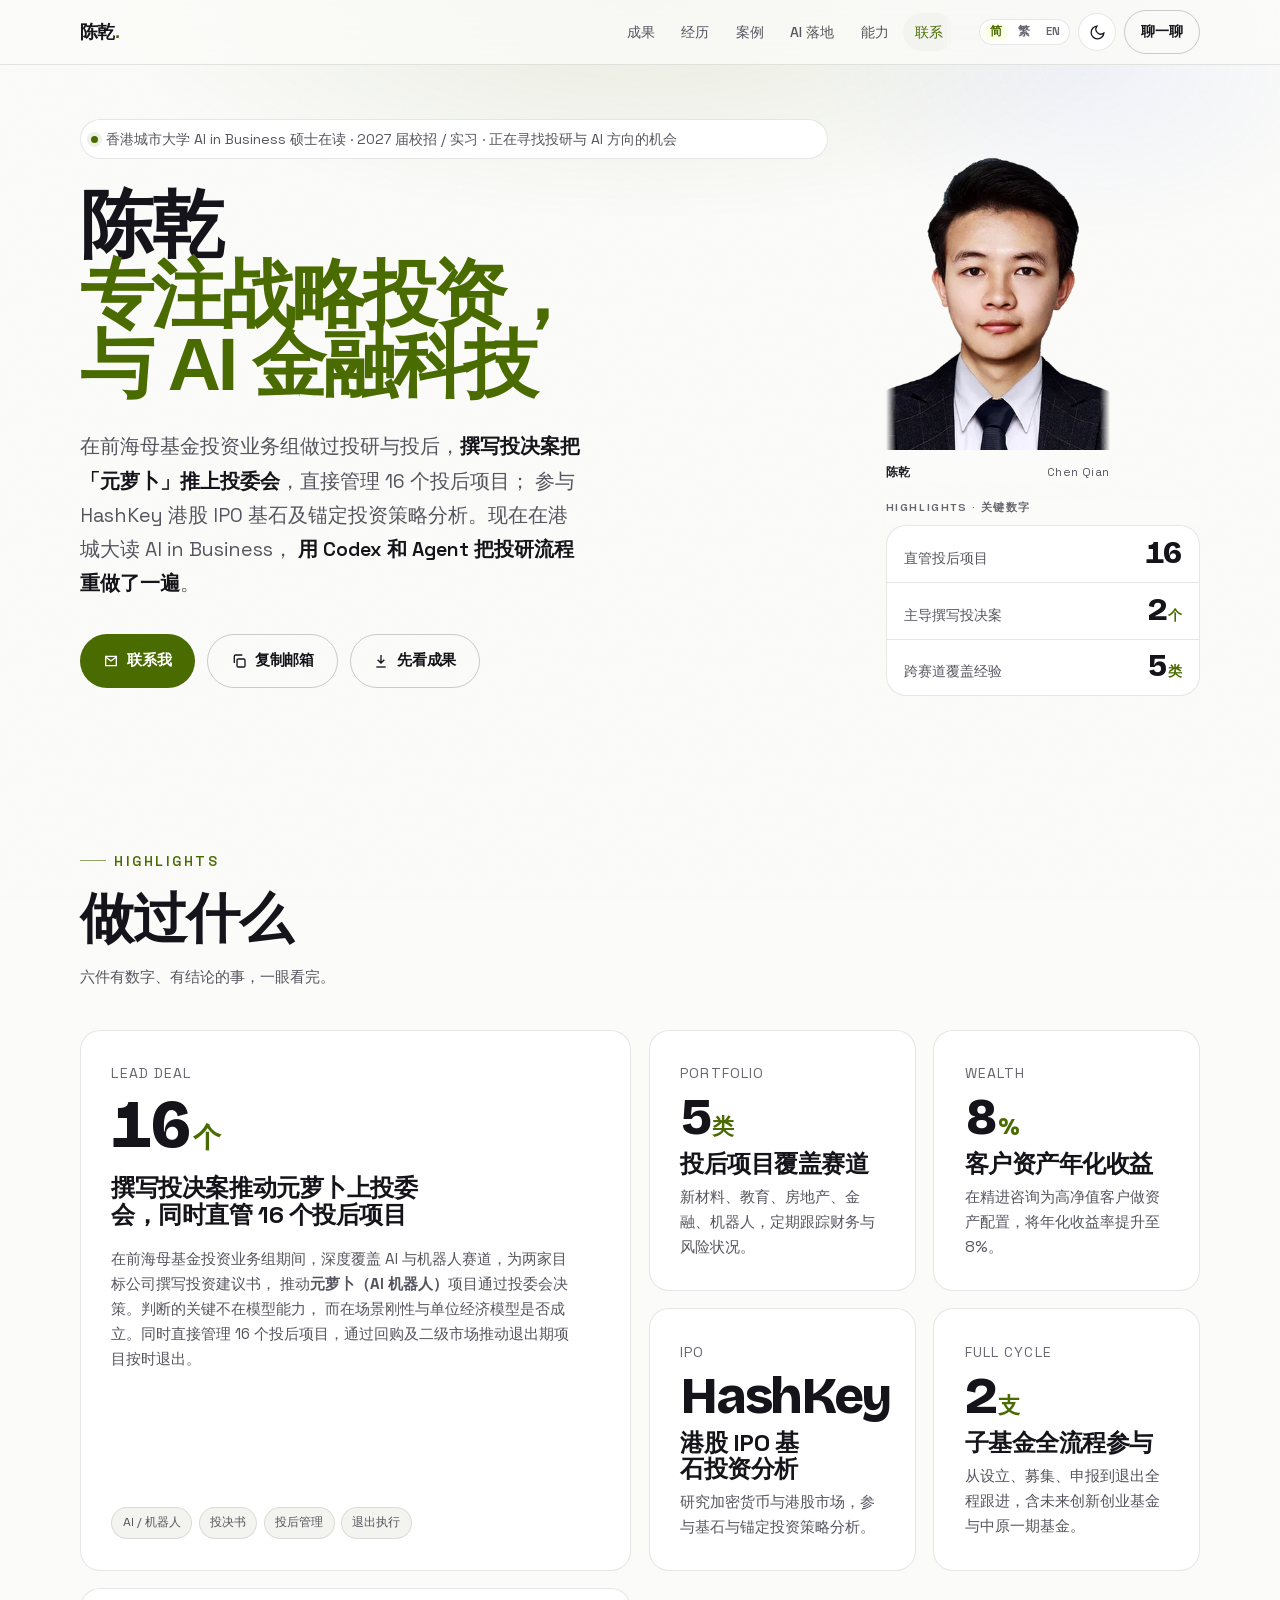
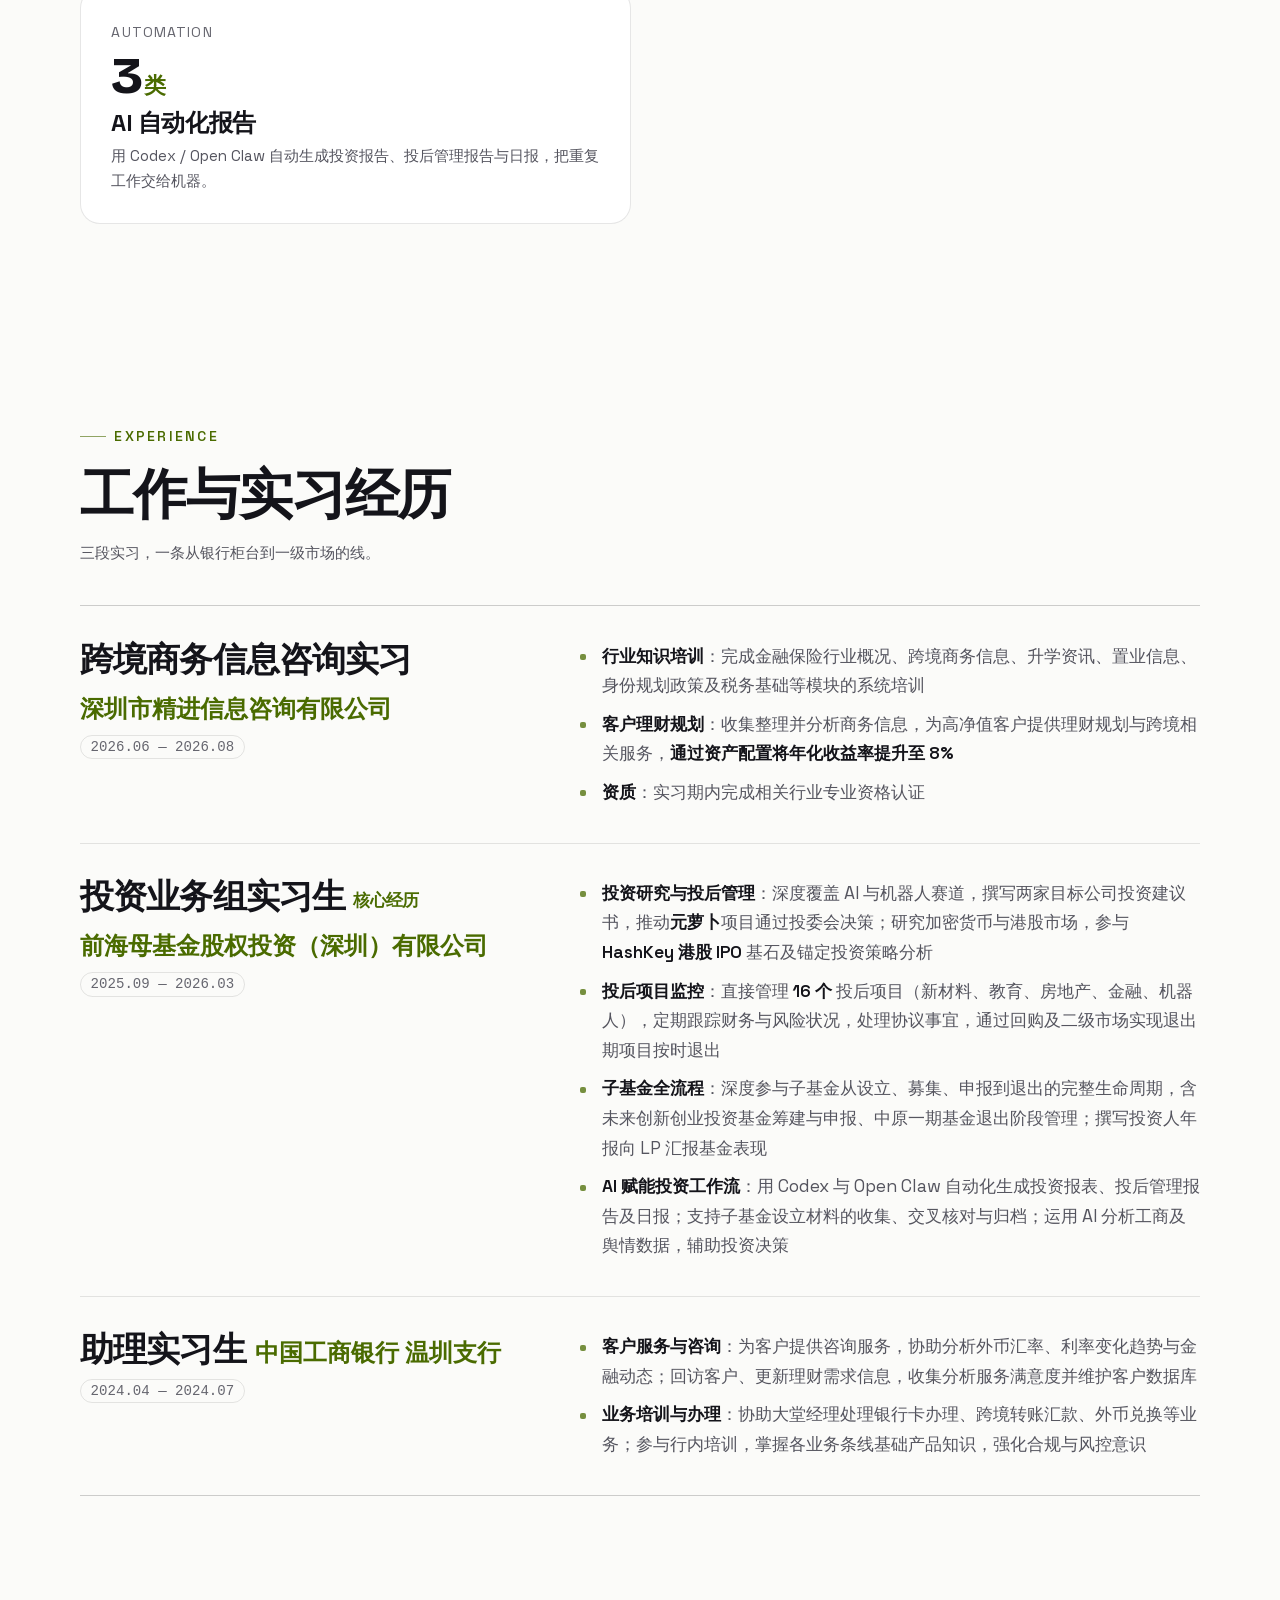
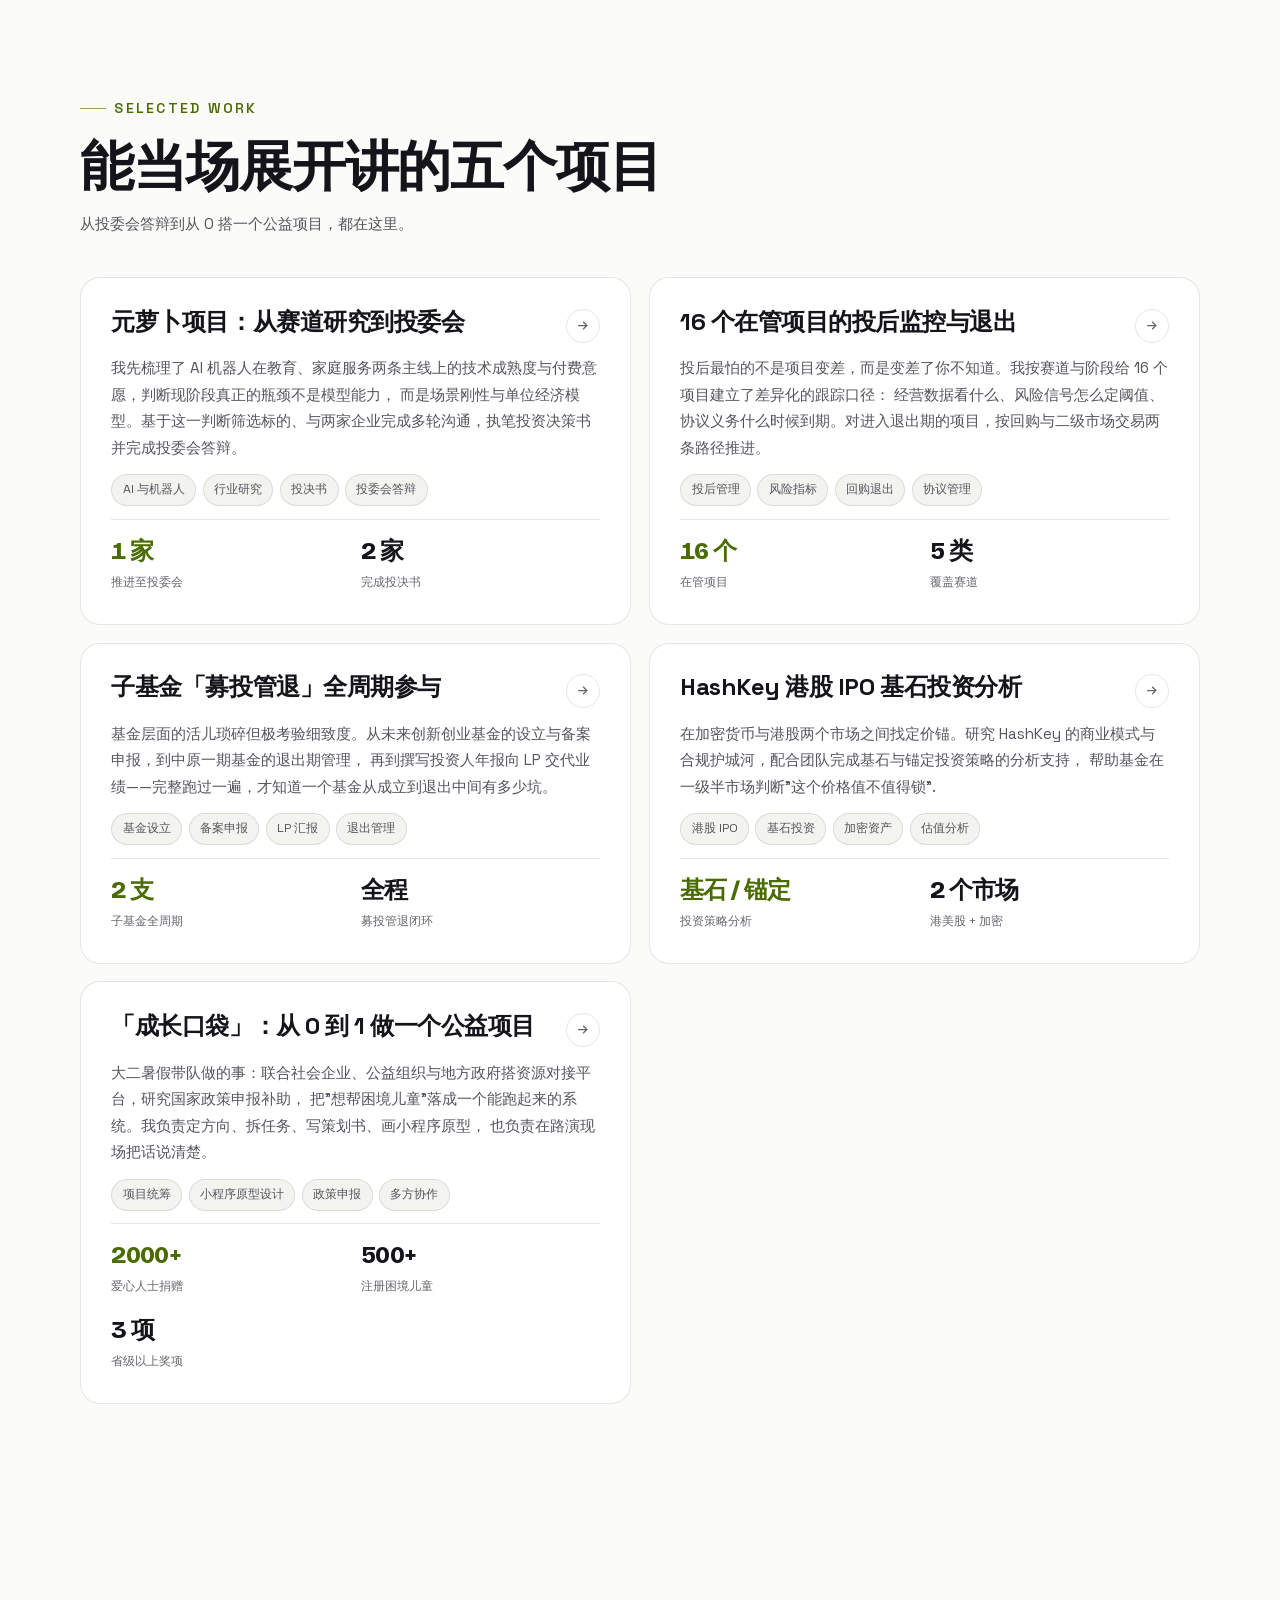
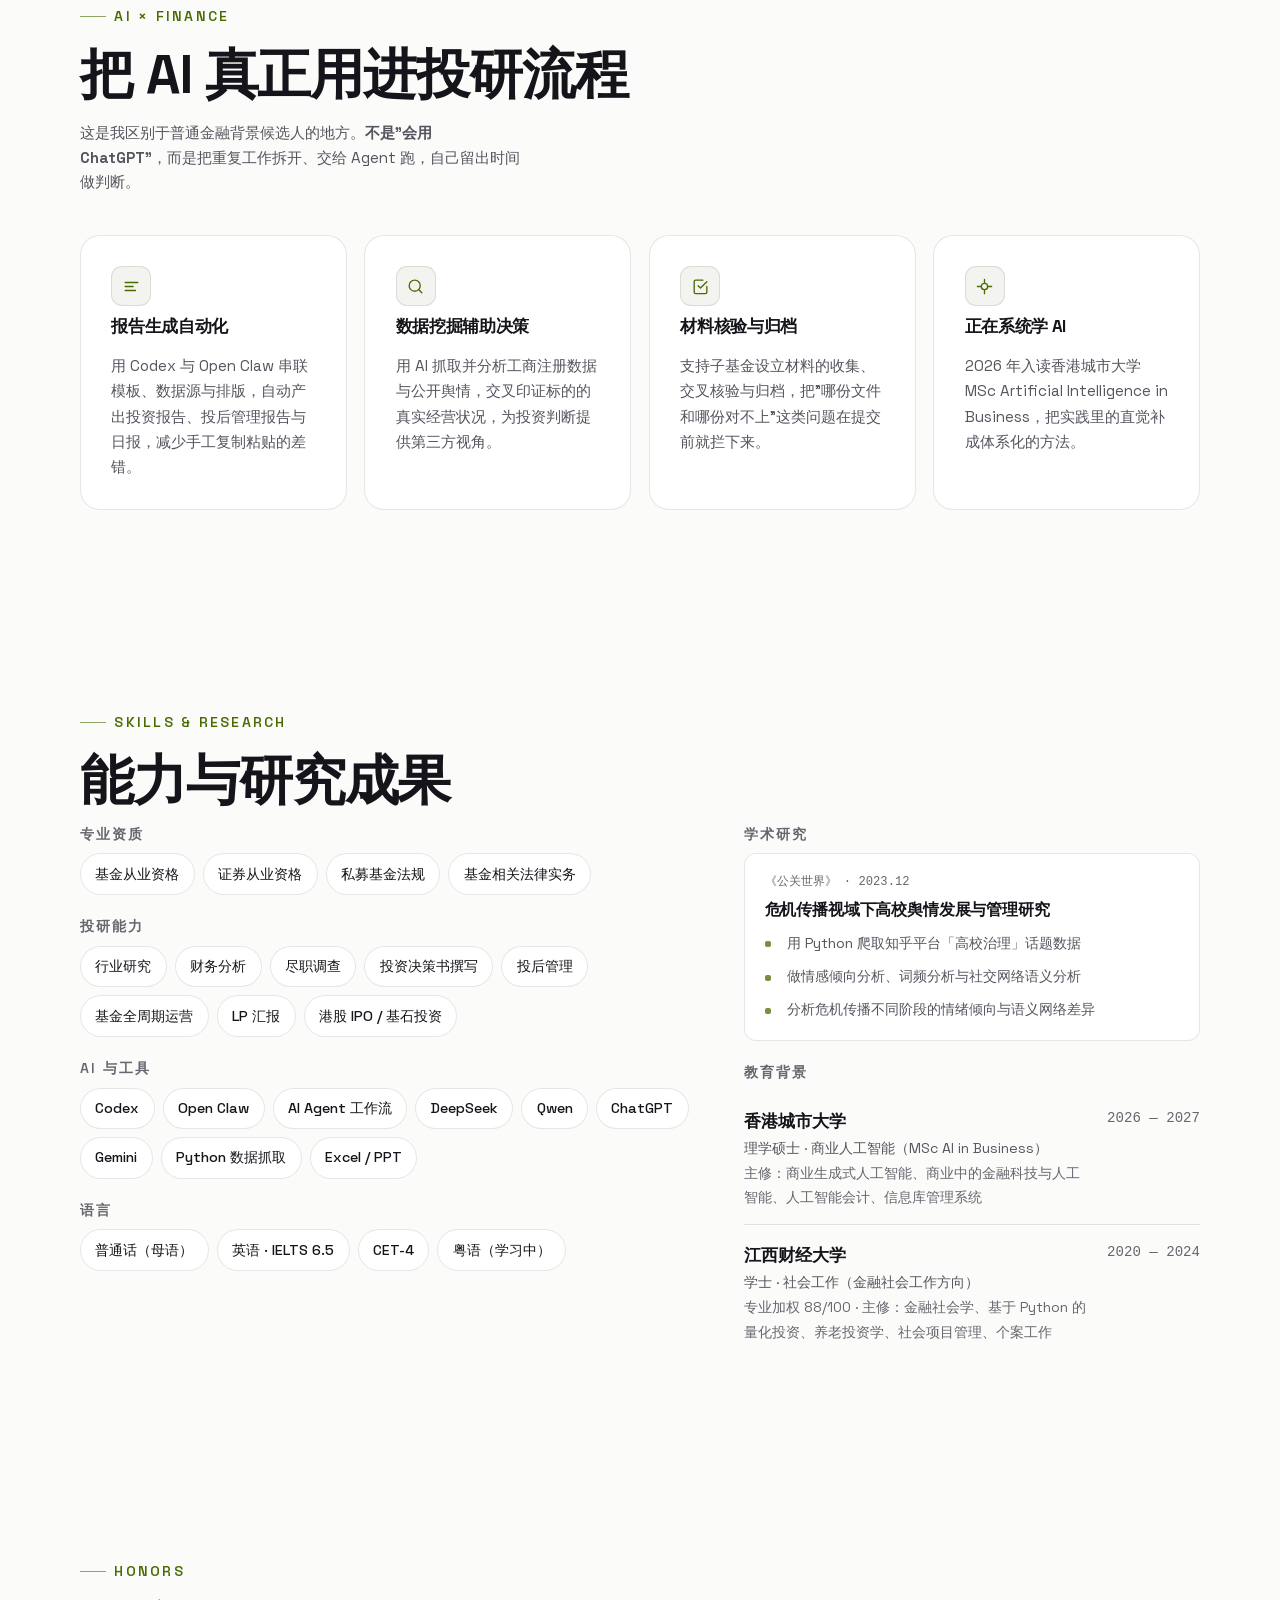
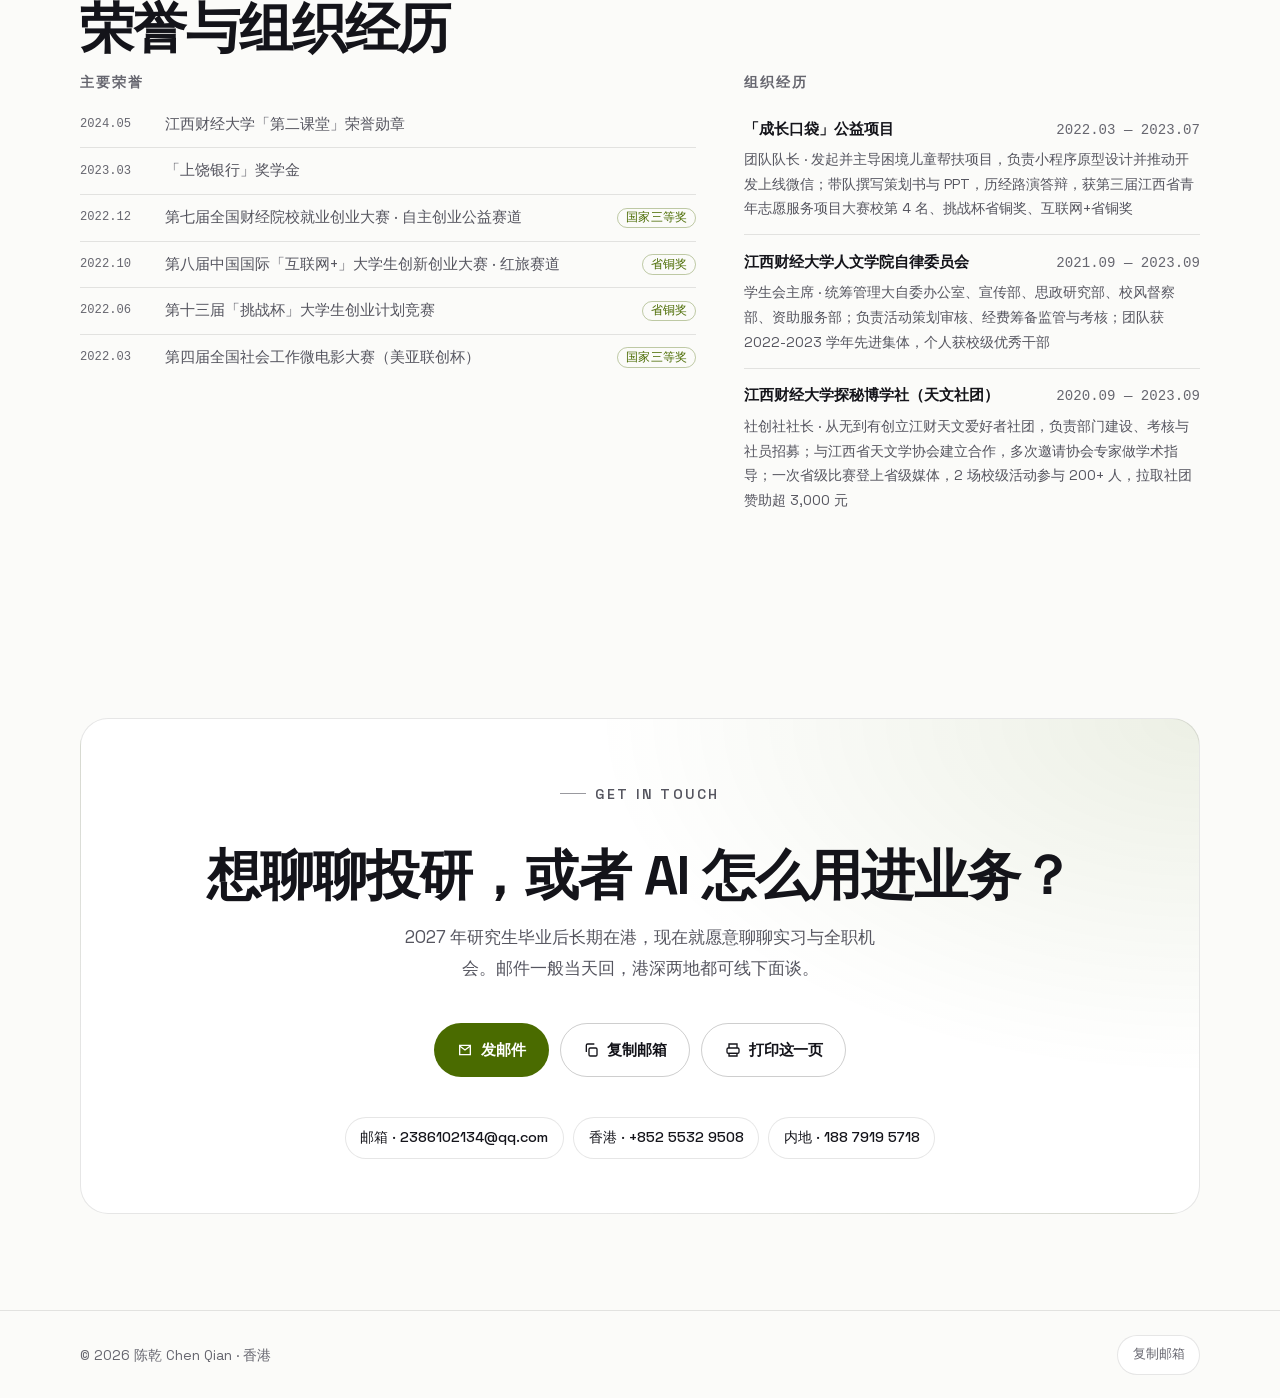
<file: index.html>
<!DOCTYPE html>
<html lang="zh-CN" data-theme="dark">
<head>
<meta charset="UTF-8">
<meta name="viewport" content="width=device-width, initial-scale=1">

<!-- ✏️ 改这里：浏览器标签标题 + 微信/领英分享卡片文案 -->
<title>陈乾 · 战略投资 × AI 金融科技 | 校招/实习</title>
<meta name="description" content="港城大 AI in Business 硕士在读｜前海母基金投资业务组实习生：撰写投决案推动元萝卜上投委会，直管 16 个投后项目，参与 HashKey 港股 IPO 基石投资分析。用 AI 重构投研流程。">
<meta name="theme-color" content="#0a0a0c">
<meta name="author" content="Chen Qian">
<link rel="canonical" href="https://cq-cq2333.github.io/">

<meta property="og:type" content="profile">
<meta property="og:url" content="https://cq-cq2333.github.io/">
<meta property="og:title" content="陈乾 · 战略投资 × AI 金融科技">
<meta property="og:description" content="撰写投决案推动元萝卜上投委会，直管 16 个投后项目，参与 HashKey 港股 IPO 基石投资分析。港城大 AI in Business 硕士在读，2027 届校招。">
<meta property="og:image" content="https://cq-cq2333.github.io/assets/img/og-cover.jpg">
<meta property="og:image:width" content="1200">
<meta property="og:image:height" content="630">
<meta property="og:site_name" content="陈乾 · 个人主页">
<meta name="twitter:card" content="summary_large_image">

<link rel="icon" href="assets/img/favicon.svg" type="image/svg+xml">
<link rel="alternate" hreflang="zh-CN" href="https://cq-cq2333.github.io/">
<link rel="alternate" hreflang="zh-TW" href="https://cq-cq2333.github.io/zh-tw/">
<link rel="alternate" hreflang="en" href="https://cq-cq2333.github.io/en/">
<link rel="alternate" hreflang="x-default" href="https://cq-cq2333.github.io/en/">

<!-- 根据访问者 IP 自动选择语言（首次访问且用户未手动选择过时生效） -->
<script>
  (function () {
    try {
      var stored = localStorage.getItem('lang');
      if (stored === 'zh-tw') { location.replace('./zh-tw/'); return; }
      if (stored === 'en') { location.replace('./en/'); return; }
      if (localStorage.getItem('geoDone')) return; // 只在首次访问时探测一次
      localStorage.setItem('geoDone', '1');
      var go = function (lang) {
        try { localStorage.setItem('lang', lang); } catch (e) {}
        if (lang === 'zh-tw') location.replace('./zh-tw/');
        else if (lang === 'en') location.replace('./en/');
      };
      var pick = function (c) {
        c = String(c || '').toUpperCase();
        if (c === 'HK' || c === 'MO' || c === 'TW') go('zh-tw');
        else if (c !== 'CN' && c !== 'SG' && c !== 'MY') go('en');
      };
      // 主源 ipapi.co，失败时回退 ipwho.is（均支持 CORS）
      fetch('https://ipapi.co/json/').then(function (r) { return r.json(); }).then(function (d) {
        pick(d.country_code);
      }).catch(function () {
        fetch('https://ipwho.is/').then(function (r) { return r.json(); }).then(function (d) {
          pick(d.country_code);
        }).catch(function () {});
      });
    } catch (e) {}
  })();
</script>
<link rel="preload" href="assets/fonts/bricolage-var.woff2" as="font" type="font/woff2" crossorigin>
<link rel="stylesheet" href="assets/css/style.css">

<!-- 防主题闪烁：必须在样式加载前同步执行 -->
<script>
  (function () {
    try {
      var t = localStorage.getItem('theme');
      if (!t) t = window.matchMedia('(prefers-color-scheme: light)').matches ? 'light' : 'dark';
      document.documentElement.setAttribute('data-theme', t);
    } catch (e) {}
  })();
</script>
</head>
<body>

<a class="skip-link" href="#main">跳到主要内容</a>

<!-- ===================== 顶部导航 ===================== -->
<header class="nav">
  <div class="wrap nav-inner">
    <!-- ✏️ 左上角署名 -->
    <a class="brand" href="#top">陈乾<span>.</span></a>

    <nav class="nav-links" aria-label="页面导航">
      <a href="#results">成果</a>
      <a href="#experience">经历</a>
      <a href="#projects">案例</a>
      <a href="#ai">AI 落地</a>
      <a href="#skills">能力</a>
      <a href="#contact">联系</a>
    </nav>

    <div class="nav-actions">
      <div class="lang-switch" role="group" aria-label="语言 / Language">
        <a href="./" class="active" aria-current="true">简</a>
        <a href="./zh-tw/" onclick="try{localStorage.setItem('lang','zh-tw')}catch(e){}">繁</a>
        <a href="./en/" onclick="try{localStorage.setItem('lang','en')}catch(e){}">EN</a>
      </div>
      <button class="icon-btn no-print" id="theme-toggle" type="button" aria-label="切换深浅色主题">
        <svg viewBox="0 0 24 24" aria-hidden="true"><path d="M21 12.8A9 9 0 1111.2 3a7 7 0 009.8 9.8z"/></svg>
      </button>
      <a class="btn btn-ghost btn-sm no-print" href="#contact">聊一聊</a>
    </div>
  </div>
</header>

<main id="main">

  <!-- ===================== Hero 首屏 ===================== -->
  <section class="hero wrap" id="top">
    <!-- ✏️ 求职状态 -->
    <p class="hero-tag">
      <span class="dot" aria-hidden="true"></span>
      香港城市大学 AI in Business 硕士在读 · 2027 届校招 / 实习 · 正在寻找投研与 AI 方向的机会
    </p>

    <!-- ✏️ 手机上的圆形头像（桌面端隐藏，桌面端用右侧大图） -->
    <div class="hero-avatar" aria-hidden="true">
      <img src="assets/img/portrait/portrait-cutout-400.webp" alt="" width="76" height="115" decoding="async">
    </div>

    <!-- ✏️ 姓名 + 定位语 -->
    <h1>陈乾<br><span class="accent-line">专注战略投资，<br>与 AI 金融科技</span></h1>

    <!-- ✏️ 一句话定位：双线并投的核心叙事 -->
    <p class="hero-sub">
      在前海母基金投资业务组做过投研与投后，<strong>撰写投决案把「元萝卜」推上投委会</strong>，直接管理 16 个投后项目；
      参与 HashKey 港股 IPO 基石及锚定投资策略分析。现在在港城大读 AI in Business，
      <strong>用 Codex 和 Agent 把投研流程重做了一遍</strong>。
    </p>

    <div class="hero-cta">
      <a class="btn btn-primary" href="#contact">
        <svg viewBox="0 0 24 24" aria-hidden="true"><path d="M4 5h16v14H4z"/><path d="M4 6l8 6 8-6"/></svg>
        联系我
      </a>
      <button class="btn btn-ghost" type="button" data-copy="2386102134@qq.com">
        <svg viewBox="0 0 24 24" aria-hidden="true"><rect x="9" y="9" width="12" height="12" rx="2"/><path d="M5 15V5a2 2 0 012-2h10"/></svg>
        复制邮箱
      </button>
      <a class="btn btn-ghost no-print" href="#results">
        <svg viewBox="0 0 24 24" aria-hidden="true"><path d="M12 3v12M7 10l5 5 5-5"/><path d="M5 21h14"/></svg>
        先看成果
      </a>
    </div>

    <!-- ✏️ 右列：证件照 + 关键数字（桌面端独立成列） -->
    <aside class="hero-aside">

    <!-- ✏️ 证件照：换照片时替换 assets/img/portrait/ 下的同名文件即可 -->
    <figure class="hero-photo">
      <div class="portrait-card">
        <picture>
          <!-- 透明底版本（WebP，19–34 KB），在深色页面上自然融合 -->
          <source type="image/webp"
                  srcset="assets/img/portrait/portrait-cutout-400.webp 330w, assets/img/portrait/portrait-cutout-640.webp 528w"
                  sizes="(min-width: 1024px) 232px, 108px">
          <!-- 兜底：不支持 WebP 时用白底 JPG -->
          <img src="assets/img/portrait/portrait-400.jpg"
               sizes="(min-width: 1024px) 232px, 108px"
               width="330" height="500"
               alt="陈乾的证件照" fetchpriority="high" decoding="async">
        </picture>
        <figcaption class="portrait-cap">
          <b>陈乾</b><span>Chen Qian</span>
        </figcaption>
      </div>
    </figure>

    <!-- ✏️ 首屏三个数字：招聘方第一眼看到的东西 -->
    <div class="hero-stats">
      <p class="stats-head">Highlights · 关键数字</p>
      <div>
        <div class="stat-num"><span data-count="16">16</span></div>
        <p class="stat-label">直管投后项目</p>
      </div>
      <div>
        <div class="stat-num"><span data-count="2">2</span><span class="unit">个</span></div>
        <p class="stat-label">主导撰写投决案</p>
      </div>
      <div>
        <div class="stat-num"><span data-count="5">5</span><span class="unit">类</span></div>
        <p class="stat-label">跨赛道覆盖经验</p>
      </div>
    </div>
    </aside>

  </section>

  <!-- ===================== 成果速览 Bento ===================== -->
  <section class="section wrap" id="results">
    <p class="eyebrow">Highlights</p>
    <h2 class="section-title">做过什么</h2>
    <p class="section-lede">六件有数字、有结论的事，一眼看完。</p>

    <div class="bento">

      <!-- ✏️ 主推成果：大卡（占 2 列 2 行） -->
      <article class="card span-2 tall reveal">
        <p class="card-kicker">Lead Deal</p>
        <div class="card-num"><span data-count="16">16</span><span class="unit">个</span></div>
        <h3 class="card-title">撰写投决案推动元萝卜上投委会，同时直管 16 个投后项目</h3>
        <p class="card-text">
          在前海母基金投资业务组期间，深度覆盖 AI 与机器人赛道，为两家目标公司撰写投资建议书，
          推动<b>元萝卜（AI 机器人）</b>项目通过投委会决策。判断的关键不在模型能力，
          而在场景刚性与单位经济模型是否成立。同时直接管理 16 个投后项目，通过回购及二级市场推动退出期项目按时退出。
        </p>
        <div class="tags" style="margin-top:1rem">
          <span class="tag">AI / 机器人</span><span class="tag">投决书</span><span class="tag">投后管理</span><span class="tag">退出执行</span>
        </div>
      </article>

      <!-- ✏️ 其余成果卡，每张一个数字 + 一句结论 -->
      <article class="card reveal">
        <p class="card-kicker">Portfolio</p>
        <div class="card-num"><span data-count="5">5</span><span class="unit">类</span></div>
        <h3 class="card-title">投后项目覆盖赛道</h3>
        <p class="card-text">新材料、教育、房地产、金融、机器人，定期跟踪财务与风险状况。</p>
      </article>

      <article class="card reveal">
        <p class="card-kicker">Wealth</p>
        <div class="card-num"><span data-count="8">8</span><span class="unit">%</span></div>
        <h3 class="card-title">客户资产年化收益</h3>
        <p class="card-text">在精进咨询为高净值客户做资产配置，将年化收益率提升至 8%。</p>
      </article>

      <article class="card reveal">
        <p class="card-kicker">IPO</p>
        <div class="card-num">HashKey</div>
        <h3 class="card-title">港股 IPO 基石投资分析</h3>
        <p class="card-text">研究加密货币与港股市场，参与基石与锚定投资策略分析。</p>
      </article>

      <article class="card reveal">
        <p class="card-kicker">Full Cycle</p>
        <div class="card-num"><span data-count="2">2</span><span class="unit">支</span></div>
        <h3 class="card-title">子基金全流程参与</h3>
        <p class="card-text">从设立、募集、申报到退出全程跟进，含未来创新创业基金与中原一期基金。</p>
      </article>

      <article class="card reveal wide">
        <p class="card-kicker">Automation</p>
        <div class="card-num"><span data-count="3">3</span><span class="unit">类</span></div>
        <h3 class="card-title">AI 自动化报告</h3>
        <p class="card-text">用 Codex / Open Claw 自动生成投资报告、投后管理报告与日报，把重复工作交给机器。</p>
      </article>
    </div>
  </section>

  <!-- ===================== 工作经历 ===================== -->
  <section class="section wrap" id="experience">
    <p class="eyebrow">Experience</p>
    <h2 class="section-title">工作与实习经历</h2>
    <p class="section-lede">三段实习，一条从银行柜台到一级市场的线。</p>

    <div class="timeline">

      <!-- ✏️ 经历 1 -->
      <article class="job">
        <div class="job-head">
          <div class="job-meta">
            <h3 class="job-role">跨境商务信息咨询实习</h3>
            <span class="job-company">深圳市精进信息咨询有限公司</span>
          </div>
          <span class="job-date">2026.06 — 2026.08</span>
        </div>
        <ul class="job-list">
          <li><b>行业知识培训</b>：完成金融保险行业概况、跨境商务信息、升学资讯、置业信息、身份规划政策及税务基础等模块的系统培训</li>
          <li><b>客户理财规划</b>：收集整理并分析商务信息，为高净值客户提供理财规划与跨境相关服务，<b>通过资产配置将年化收益率提升至 8%</b></li>
          <li><b>资质</b>：实习期内完成相关行业专业资格认证</li>
        </ul>
      </article>

      <!-- ✏️ 经历 2（核心） -->
      <article class="job">
        <div class="job-head">
          <div class="job-meta">
            <h3 class="job-role">投资业务组实习生 <span style="font-size:.5em;color:var(--accent);vertical-align:middle">核心经历</span></h3>
            <span class="job-company">前海母基金股权投资（深圳）有限公司</span>
          </div>
          <span class="job-date">2025.09 — 2026.03</span>
        </div>
        <ul class="job-list">
          <li><b>投资研究与投后管理</b>：深度覆盖 AI 与机器人赛道，撰写两家目标公司投资建议书，推动<b>元萝卜</b>项目通过投委会决策；研究加密货币与港股市场，参与 <b>HashKey 港股 IPO</b> 基石及锚定投资策略分析</li>
          <li><b>投后项目监控</b>：直接管理 <b>16 个</b> 投后项目（新材料、教育、房地产、金融、机器人），定期跟踪财务与风险状况，处理协议事宜，通过回购及二级市场实现退出期项目按时退出</li>
          <li><b>子基金全流程</b>：深度参与子基金从设立、募集、申报到退出的完整生命周期，含未来创新创业投资基金筹建与申报、中原一期基金退出阶段管理；撰写投资人年报向 LP 汇报基金表现</li>
          <li><b>AI 赋能投资工作流</b>：用 Codex 与 Open Claw 自动化生成投资报表、投后管理报告及日报；支持子基金设立材料的收集、交叉核对与归档；运用 AI 分析工商及舆情数据，辅助投资决策</li>
        </ul>
      </article>

      <!-- ✏️ 经历 3 -->
      <article class="job">
        <div class="job-head">
          <div class="job-meta">
            <h3 class="job-role">助理实习生</h3>
            <span class="job-company">中国工商银行 温圳支行</span>
          </div>
          <span class="job-date">2024.04 — 2024.07</span>
        </div>
        <ul class="job-list">
          <li><b>客户服务与咨询</b>：为客户提供咨询服务，协助分析外币汇率、利率变化趋势与金融动态；回访客户、更新理财需求信息，收集分析服务满意度并维护客户数据库</li>
          <li><b>业务培训与办理</b>：协助大堂经理处理银行卡办理、跨境转账汇款、外币兑换等业务；参与行内培训，掌握各业务条线基础产品知识，强化合规与风控意识</li>
        </ul>
      </article>

    </div>
  </section>

  <!-- ===================== 精选案例 ===================== -->
  <section class="section wrap" id="projects">
    <p class="eyebrow">Selected Work</p>
    <h2 class="section-title">能当场展开讲的五个项目</h2>
    <p class="section-lede">从投委会答辩到从 0 搭一个公益项目，都在这里。</p>

    <div class="projects">

      <!-- ✏️ 案例 1 -->
      <article class="card project reveal">
        <div class="project-head">
          <h3 class="project-title">元萝卜项目：从赛道研究到投委会</h3>
          <span class="project-arrow" aria-hidden="true"><svg viewBox="0 0 24 24" width="15" height="15" fill="none" stroke="currentColor" stroke-width="2"><path d="M5 12h14M13 6l6 6-6 6"/></svg></span>
        </div>
        <p class="project-desc">
          我先梳理了 AI 机器人在教育、家庭服务两条主线上的技术成熟度与付费意愿，判断现阶段真正的瓶颈不是模型能力，
          而是场景刚性与单位经济模型。基于这一判断筛选标的、与两家企业完成多轮沟通，执笔投资决策书并完成投委会答辩。
        </p>
        <div class="tags">
          <span class="tag">AI 与机器人</span><span class="tag">行业研究</span><span class="tag">投决书</span><span class="tag">投委会答辩</span>
        </div>
        <div class="metrics">
          <div><div class="metric-val up">1 家</div><div class="metric-key">推进至投委会</div></div>
          <div><div class="metric-val">2 家</div><div class="metric-key">完成投决书</div></div>
        </div>
      </article>

      <!-- ✏️ 案例 2 -->
      <article class="card project reveal">
        <div class="project-head">
          <h3 class="project-title">16 个在管项目的投后监控与退出</h3>
          <span class="project-arrow" aria-hidden="true"><svg viewBox="0 0 24 24" width="15" height="15" fill="none" stroke="currentColor" stroke-width="2"><path d="M5 12h14M13 6l6 6-6 6"/></svg></span>
        </div>
        <p class="project-desc">
          投后最怕的不是项目变差，而是变差了你不知道。我按赛道与阶段给 16 个项目建立了差异化的跟踪口径：
          经营数据看什么、风险信号怎么定阈值、协议义务什么时候到期。对进入退出期的项目，按回购与二级市场交易两条路径推进。
        </p>
        <div class="tags">
          <span class="tag">投后管理</span><span class="tag">风险指标</span><span class="tag">回购退出</span><span class="tag">协议管理</span>
        </div>
        <div class="metrics">
          <div><div class="metric-val up">16 个</div><div class="metric-key">在管项目</div></div>
          <div><div class="metric-val">5 类</div><div class="metric-key">覆盖赛道</div></div>
        </div>
      </article>

      <!-- ✏️ 案例 3 -->
      <article class="card project reveal">
        <div class="project-head">
          <h3 class="project-title">子基金「募投管退」全周期参与</h3>
          <span class="project-arrow" aria-hidden="true"><svg viewBox="0 0 24 24" width="15" height="15" fill="none" stroke="currentColor" stroke-width="2"><path d="M5 12h14M13 6l6 6-6 6"/></svg></span>
        </div>
        <p class="project-desc">
          基金层面的活儿琐碎但极考验细致度。从未来创新创业基金的设立与备案申报，到中原一期基金的退出期管理，
          再到撰写投资人年报向 LP 交代业绩——完整跑过一遍，才知道一个基金从成立到退出中间有多少坑。
        </p>
        <div class="tags">
          <span class="tag">基金设立</span><span class="tag">备案申报</span><span class="tag">LP 汇报</span><span class="tag">退出管理</span>
        </div>
        <div class="metrics">
          <div><div class="metric-val up">2 支</div><div class="metric-key">子基金全周期</div></div>
          <div><div class="metric-val">全程</div><div class="metric-key">募投管退闭环</div></div>
        </div>
      </article>

      <!-- ✏️ 案例 4 -->
      <article class="card project reveal">
        <div class="project-head">
          <h3 class="project-title">HashKey 港股 IPO 基石投资分析</h3>
          <span class="project-arrow" aria-hidden="true"><svg viewBox="0 0 24 24" width="15" height="15" fill="none" stroke="currentColor" stroke-width="2"><path d="M5 12h14M13 6l6 6-6 6"/></svg></span>
        </div>
        <p class="project-desc">
          在加密货币与港股两个市场之间找定价锚。研究 HashKey 的商业模式与合规护城河，配合团队完成基石与锚定投资策略的分析支持，
          帮助基金在一级半市场判断"这个价格值不值得锁".
        </p>
        <div class="tags">
          <span class="tag">港股 IPO</span><span class="tag">基石投资</span><span class="tag">加密资产</span><span class="tag">估值分析</span>
        </div>
        <div class="metrics">
          <div><div class="metric-val up">基石 / 锚定</div><div class="metric-key">投资策略分析</div></div>
          <div><div class="metric-val">2 个市场</div><div class="metric-key">港美股 + 加密</div></div>
        </div>
      </article>

      <!-- ✏️ 案例 5（公益项目：证明从 0 到 1 的推动力） -->
      <article class="card project reveal">
        <div class="project-head">
          <h3 class="project-title">「成长口袋」：从 0 到 1 做一个公益项目</h3>
          <span class="project-arrow" aria-hidden="true"><svg viewBox="0 0 24 24" width="15" height="15" fill="none" stroke="currentColor" stroke-width="2"><path d="M5 12h14M13 6l6 6-6 6"/></svg></span>
        </div>
        <p class="project-desc">
          大二暑假带队做的事：联合社会企业、公益组织与地方政府搭资源对接平台，研究国家政策申报补助，
          把"想帮困境儿童"落成一个能跑起来的系统。我负责定方向、拆任务、写策划书、画小程序原型，
          也负责在路演现场把话说清楚。
        </p>
        <div class="tags">
          <span class="tag">项目统筹</span><span class="tag">小程序原型设计</span><span class="tag">政策申报</span><span class="tag">多方协作</span>
        </div>
        <div class="metrics">
          <div><div class="metric-val up">2000+</div><div class="metric-key">爱心人士捐赠</div></div>
          <div><div class="metric-val">500+</div><div class="metric-key">注册困境儿童</div></div>
          <div><div class="metric-val">3 项</div><div class="metric-key">省级以上奖项</div></div>
        </div>
      </article>

    </div>
  </section>

  <!-- ===================== AI 落地（差异化模块） ===================== -->
  <section class="section wrap" id="ai">
    <p class="eyebrow">AI × Finance</p>
    <h2 class="section-title">把 AI 真正用进投研流程</h2>
    <p class="section-lede">
      这是我区别于普通金融背景候选人的地方。<b>不是"会用 ChatGPT"</b>，而是把重复工作拆开、交给 Agent 跑，自己留出时间做判断。
    </p>

    <div class="ai-grid">
      <article class="card reveal ai-card">
        <div class="ai-icon" aria-hidden="true">
          <svg viewBox="0 0 24 24"><path d="M4 7h16M4 12h10M4 17h13"/></svg>
        </div>
        <h3 class="card-title">报告生成自动化</h3>
        <p class="card-text">用 Codex 与 Open Claw 串联模板、数据源与排版，自动产出投资报告、投后管理报告与日报，减少手工复制粘贴的差错。</p>
      </article>

      <article class="card reveal ai-card">
        <div class="ai-icon" aria-hidden="true">
          <svg viewBox="0 0 24 24"><circle cx="11" cy="11" r="7"/><path d="M20 20l-3.5-3.5"/></svg>
        </div>
        <h3 class="card-title">数据挖掘辅助决策</h3>
        <p class="card-text">用 AI 抓取并分析工商注册数据与公开舆情，交叉印证标的的真实经营状况，为投资判断提供第三方视角。</p>
      </article>

      <article class="card reveal ai-card">
        <div class="ai-icon" aria-hidden="true">
          <svg viewBox="0 0 24 24"><path d="M9 11l3 3 8-8"/><path d="M20 12v7a2 2 0 01-2 2H6a2 2 0 01-2-2V6a2 2 0 012-2h9"/></svg>
        </div>
        <h3 class="card-title">材料核验与归档</h3>
        <p class="card-text">支持子基金设立材料的收集、交叉核验与归档，把"哪份文件和哪份对不上"这类问题在提交前就拦下来。</p>
      </article>

      <article class="card reveal ai-card">
        <div class="ai-icon" aria-hidden="true">
          <svg viewBox="0 0 24 24"><path d="M12 3v4M12 17v4M3 12h4M17 12h4"/><circle cx="12" cy="12" r="4"/></svg>
        </div>
        <h3 class="card-title">正在系统学 AI</h3>
        <p class="card-text">2026 年入读香港城市大学 MSc Artificial Intelligence in Business，把实践里的直觉补成体系化的方法。</p>
      </article>
    </div>
  </section>

  <!-- ===================== 学术研究与能力 ===================== -->
  <section class="section wrap" id="skills">
    <p class="eyebrow">Skills &amp; Research</p>
    <h2 class="section-title">能力与研究成果</h2>

    <div class="two-col">
      <div>
        <div class="skill-group">
          <h3>专业资质</h3>
          <div class="skill-pills">
            <span class="pill">基金从业资格</span>
            <span class="pill">证券从业资格</span>
            <span class="pill">私募基金法规</span>
            <span class="pill">基金相关法律实务</span>
          </div>
        </div>

        <div class="skill-group">
          <h3>投研能力</h3>
          <div class="skill-pills">
            <span class="pill">行业研究</span>
            <span class="pill">财务分析</span>
            <span class="pill">尽职调查</span>
            <span class="pill">投资决策书撰写</span>
            <span class="pill">投后管理</span>
            <span class="pill">基金全周期运营</span>
            <span class="pill">LP 汇报</span>
            <span class="pill">港股 IPO / 基石投资</span>
          </div>
        </div>

        <div class="skill-group">
          <h3>AI 与工具</h3>
          <div class="skill-pills">
            <span class="pill">Codex</span>
            <span class="pill">Open Claw</span>
            <span class="pill">AI Agent 工作流</span>
            <span class="pill">DeepSeek</span>
            <span class="pill">Qwen</span>
            <span class="pill">ChatGPT</span>
            <span class="pill">Gemini</span>
            <span class="pill">Python 数据抓取</span>
            <span class="pill">Excel / PPT</span>
          </div>
        </div>

        <div class="skill-group">
          <h3>语言</h3>
          <div class="skill-pills">
            <span class="pill">普通话（母语）</span>
            <span class="pill">英语 · IELTS 6.5</span>
            <span class="pill">CET-4</span>
            <span class="pill">粤语（学习中）</span>
          </div>
        </div>
      </div>

      <div>
        <div class="skill-group">
          <h3>学术研究</h3>
          <article class="paper">
            <p class="paper-meta">《公关世界》 · 2023.12</p>
            <h4 class="paper-title">危机传播视域下高校舆情发展与管理研究</h4>
            <ul class="job-list" style="margin-top:.6rem">
              <li>用 Python 爬取知乎平台「高校治理」话题数据</li>
              <li>做情感倾向分析、词频分析与社交网络语义分析</li>
              <li>分析危机传播不同阶段的情绪倾向与语义网络差异</li>
            </ul>
          </article>
        </div>

        <div class="skill-group">
          <h3>教育背景</h3>
          <div class="edu-item">
            <div>
              <div class="edu-main">香港城市大学</div>
              <div class="edu-sub">理学硕士 · 商业人工智能（MSc AI in Business）<br><span style="color:var(--text-faint)">主修：商业生成式人工智能、商业中的金融科技与人工智能、人工智能会计、信息库管理系统</span></div>
            </div>
            <span class="edu-year">2026 — 2027</span>
          </div>
          <div class="edu-item">
            <div>
              <div class="edu-main">江西财经大学</div>
              <div class="edu-sub">学士 · 社会工作（金融社会工作方向）<br><span style="color:var(--text-faint)">专业加权 88/100 · 主修：金融社会学、基于 Python 的量化投资、养老投资学、社会项目管理、个案工作</span></div>
            </div>
            <span class="edu-year">2020 — 2024</span>
          </div>
        </div>
      </div>
    </div>
  </section>

  <!-- ===================== 荣誉与校园 ===================== -->
  <section class="section wrap" id="honors">
    <p class="eyebrow">Honors</p>
    <h2 class="section-title">荣誉与组织经历</h2>

    <div class="two-col">
      <div>
        <div class="skill-group">
          <h3>主要荣誉</h3>
          <ul class="honor-list">
            <li><span class="honor-date">2024.05</span><span class="honor-name">江西财经大学「第二课堂」荣誉勋章</span></li>
            <li><span class="honor-date">2023.03</span><span class="honor-name">「上饶银行」奖学金</span></li>
            <li><span class="honor-date">2022.12</span><span class="honor-name">第七届全国财经院校就业创业大赛 · 自主创业公益赛道</span><span class="honor-award">国家三等奖</span></li>
            <li><span class="honor-date">2022.10</span><span class="honor-name">第八届中国国际「互联网+」大学生创新创业大赛 · 红旅赛道</span><span class="honor-award">省铜奖</span></li>
            <li><span class="honor-date">2022.06</span><span class="honor-name">第十三届「挑战杯」大学生创业计划竞赛</span><span class="honor-award">省铜奖</span></li>
            <li><span class="honor-date">2022.03</span><span class="honor-name">第四届全国社会工作微电影大赛（美亚联创杯）</span><span class="honor-award">国家三等奖</span></li>
          </ul>
        </div>
      </div>

      <div>
        <div class="skill-group">
          <h3>组织经历</h3>
          <div class="org">
            <div class="org-head"><b>「成长口袋」公益项目</b><span class="edu-year">2022.03 — 2023.07</span></div>
            <p class="edu-sub">团队队长 · 发起并主导困境儿童帮扶项目，负责小程序原型设计并推动开发上线微信；带队撰写策划书与 PPT，历经路演答辩，获第三届江西省青年志愿服务项目大赛校第 4 名、挑战杯省铜奖、互联网+省铜奖</p>
          </div>
          <div class="org">
            <div class="org-head"><b>江西财经大学人文学院自律委员会</b><span class="edu-year">2021.09 — 2023.09</span></div>
            <p class="edu-sub">学生会主席 · 统筹管理大自委办公室、宣传部、思政研究部、校风督察部、资助服务部；负责活动策划审核、经费筹备监管与考核；团队获 2022-2023 学年先进集体，个人获校级优秀干部</p>
          </div>
          <div class="org">
            <div class="org-head"><b>江西财经大学探秘博学社（天文社团）</b><span class="edu-year">2020.09 — 2023.09</span></div>
            <p class="edu-sub">社创社社长 · 从无到有创立江财天文爱好者社团，负责部门建设、考核与社员招募；与江西省天文学协会建立合作，多次邀请协会专家做学术指导；一次省级比赛登上省级媒体，2 场校级活动参与 200+ 人，拉取社团赞助超 3,000 元</p>
          </div>
        </div>
      </div>
    </div>
  </section>

  <!-- ===================== 联系 ===================== -->
  <section class="section wrap" id="contact">
    <div class="contact-card reveal">
      <p class="eyebrow" style="justify-content:center">Get in touch</p>
      <h2>想聊聊投研，或者 AI 怎么用进业务？</h2>
      <p>2027 年研究生毕业后长期在港，现在就愿意聊聊实习与全职机会。邮件一般当天回，港深两地都可线下面谈。</p>

      <div class="contact-actions">
        <a class="btn btn-primary" href="mailto:2386102134@qq.com?subject=%E7%9C%8B%E4%BA%86%E4%BD%A0%E7%9A%84%E4%B8%AA%E4%BA%BA%E4%B8%BB%E9%A1%B5">
          <svg viewBox="0 0 24 24" aria-hidden="true"><path d="M4 5h16v14H4z"/><path d="M4 6l8 6 8-6"/></svg>
          发邮件
        </a>
        <button class="btn btn-ghost" type="button" data-copy="2386102134@qq.com">
          <svg viewBox="0 0 24 24" aria-hidden="true"><rect x="9" y="9" width="12" height="12" rx="2"/><path d="M5 15V5a2 2 0 012-2h10"/></svg>
          复制邮箱
        </button>
        <a class="btn btn-ghost no-print" href="#top" onclick="window.print();return false;">
          <svg viewBox="0 0 24 24" aria-hidden="true"><path d="M6 9V3h12v6"/><rect x="3" y="9" width="18" height="8" rx="2"/><path d="M6 17h12v4H6z"/></svg>
          打印这一页
        </a>
      </div>

      <!-- ✏️ 联系方式：点击即可复制 -->
      <div class="copy-row">
        <button class="pill copy-pill" type="button" data-copy="2386102134@qq.com">
          邮箱 · 2386102134@qq.com
        </button>
        <button class="pill copy-pill" type="button" data-copy="+852 5532 9508">
          香港 · +852 5532 9508
        </button>
        <button class="pill copy-pill" type="button" data-copy="18879195718">
          内地 · 188 7919 5718
        </button>
      </div>
    </div>
  </section>

</main>

<!-- ===================== Footer ===================== -->
<footer class="footer">
  <div class="wrap footer-inner">
    <p>© <span id="year">2026</span> 陈乾 Chen Qian · 香港</p>
    <p class="no-print">
      <button class="pill" type="button" data-copy="2386102134@qq.com" style="font-size:.82rem">复制邮箱</button>
    </p>
  </div>
</footer>

<div class="toast" id="toast" role="status" aria-live="polite"></div>

<script src="assets/js/main.js" defer></script>
</body>
</html>
</file>
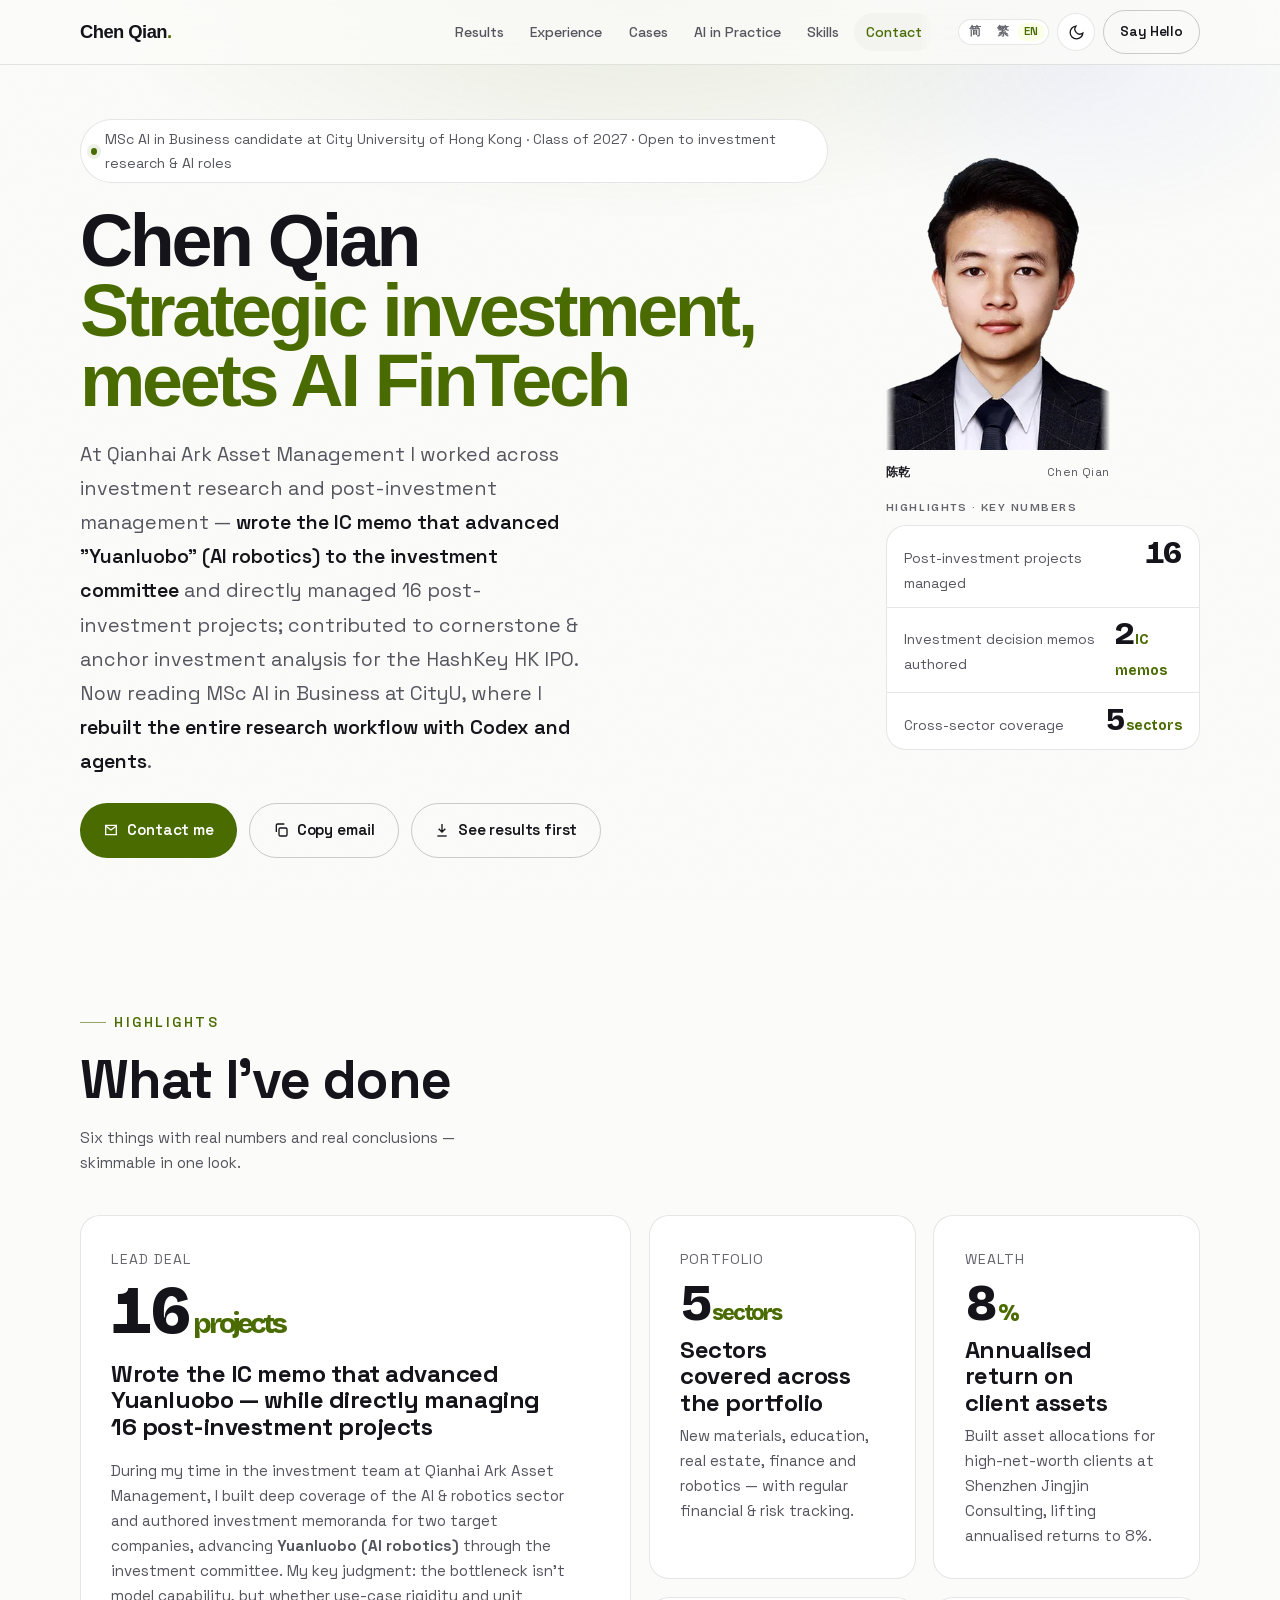
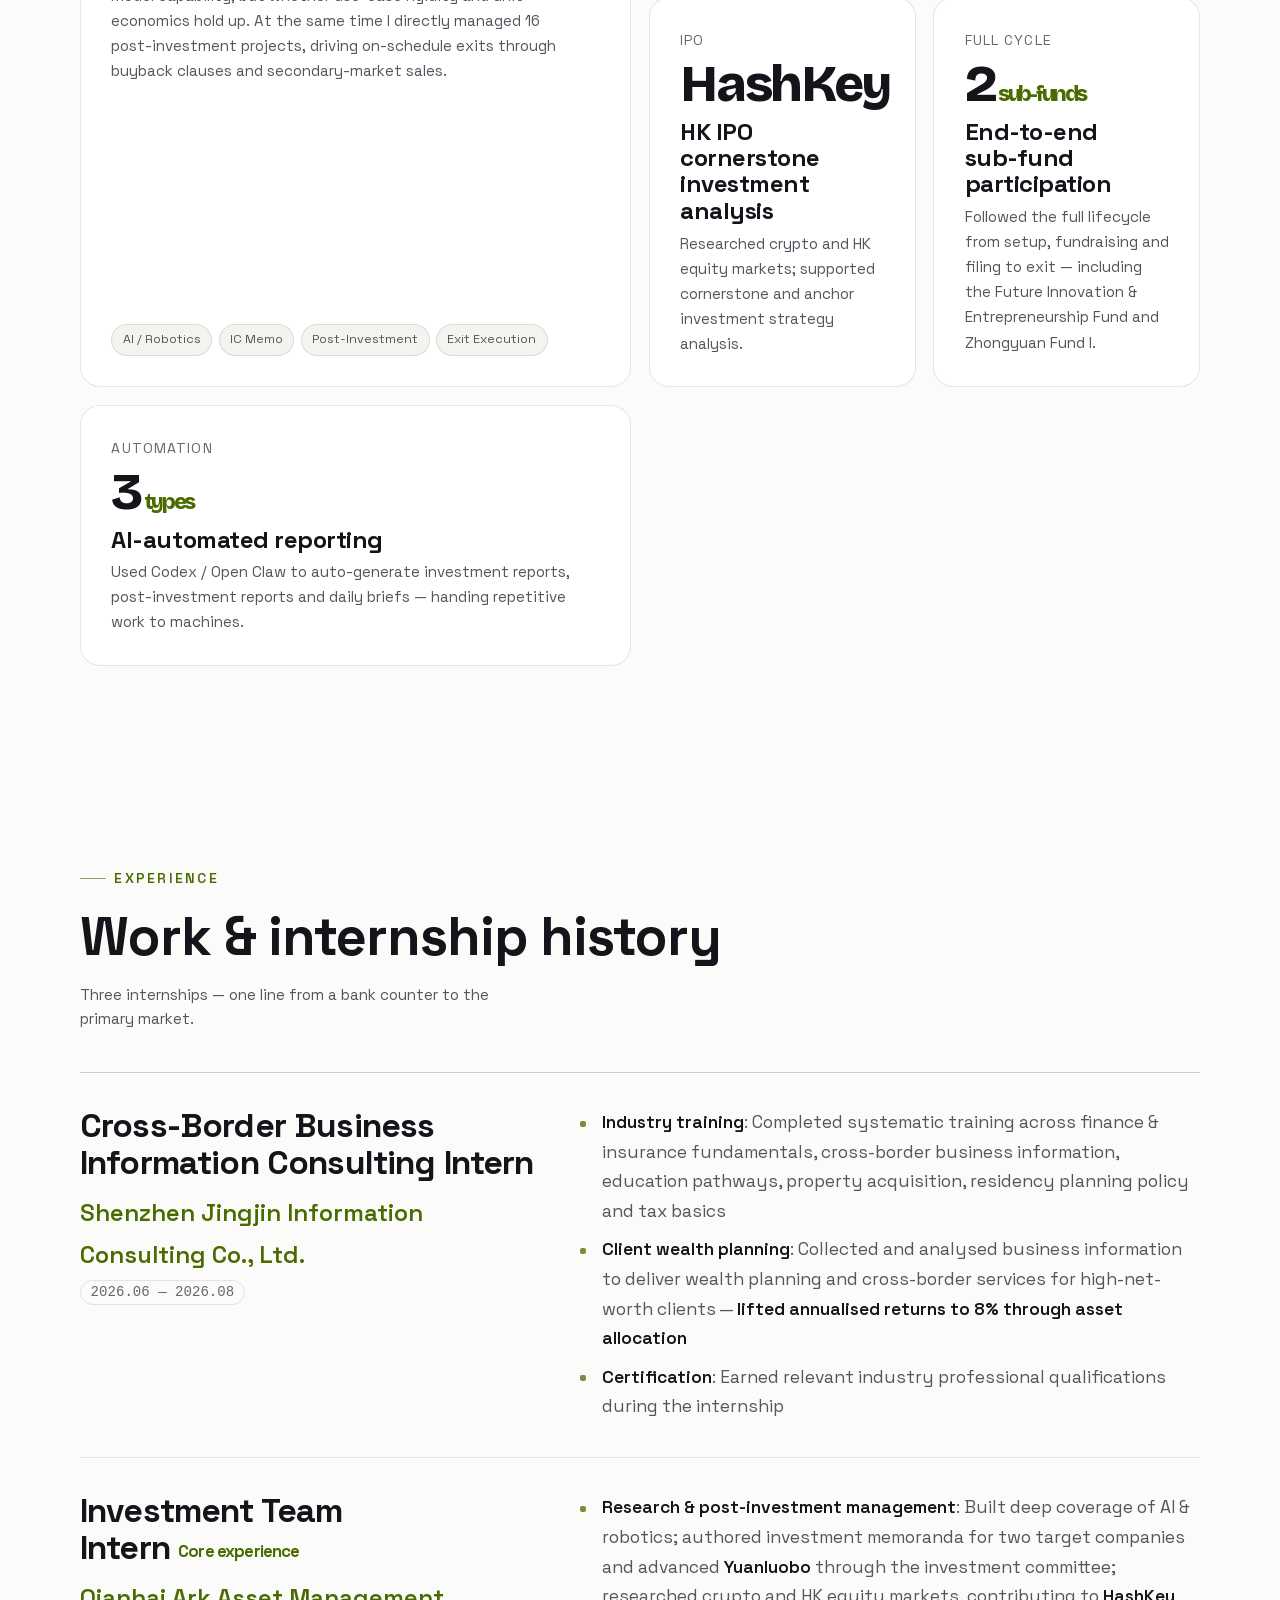
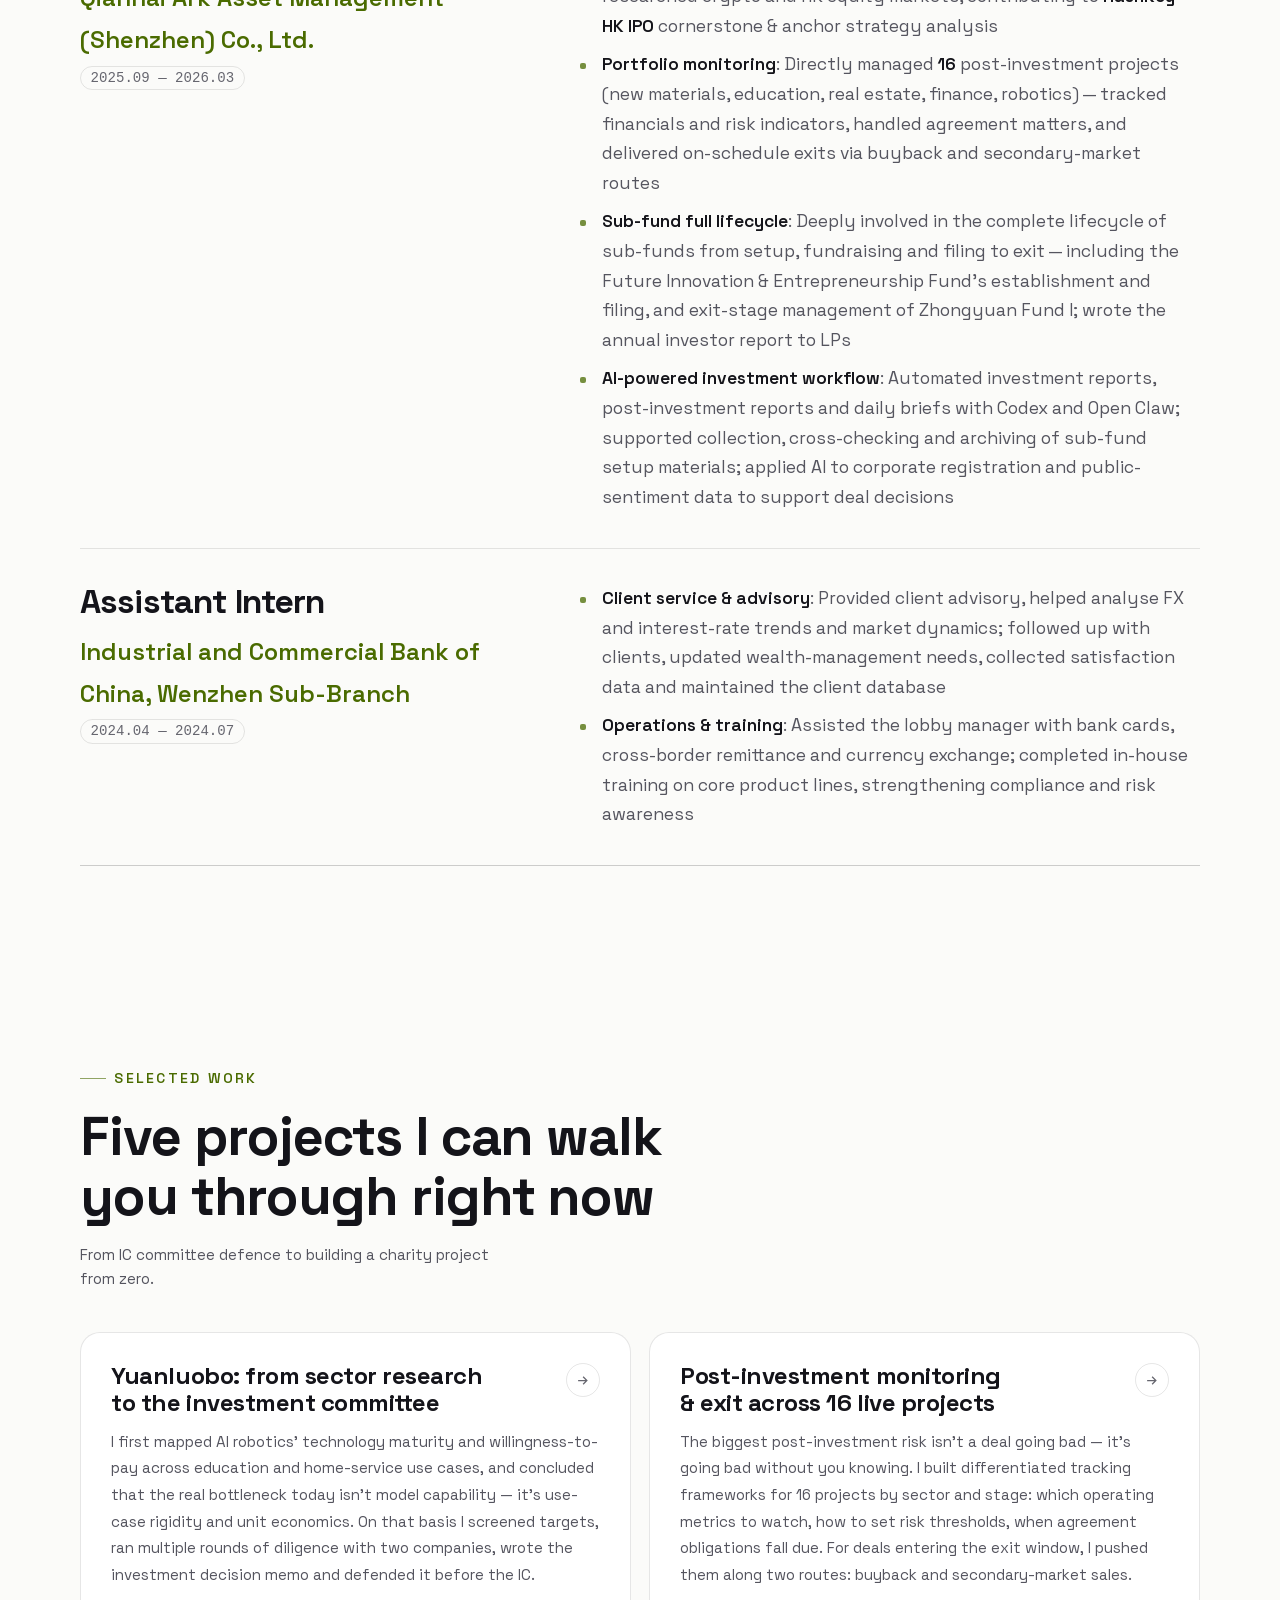
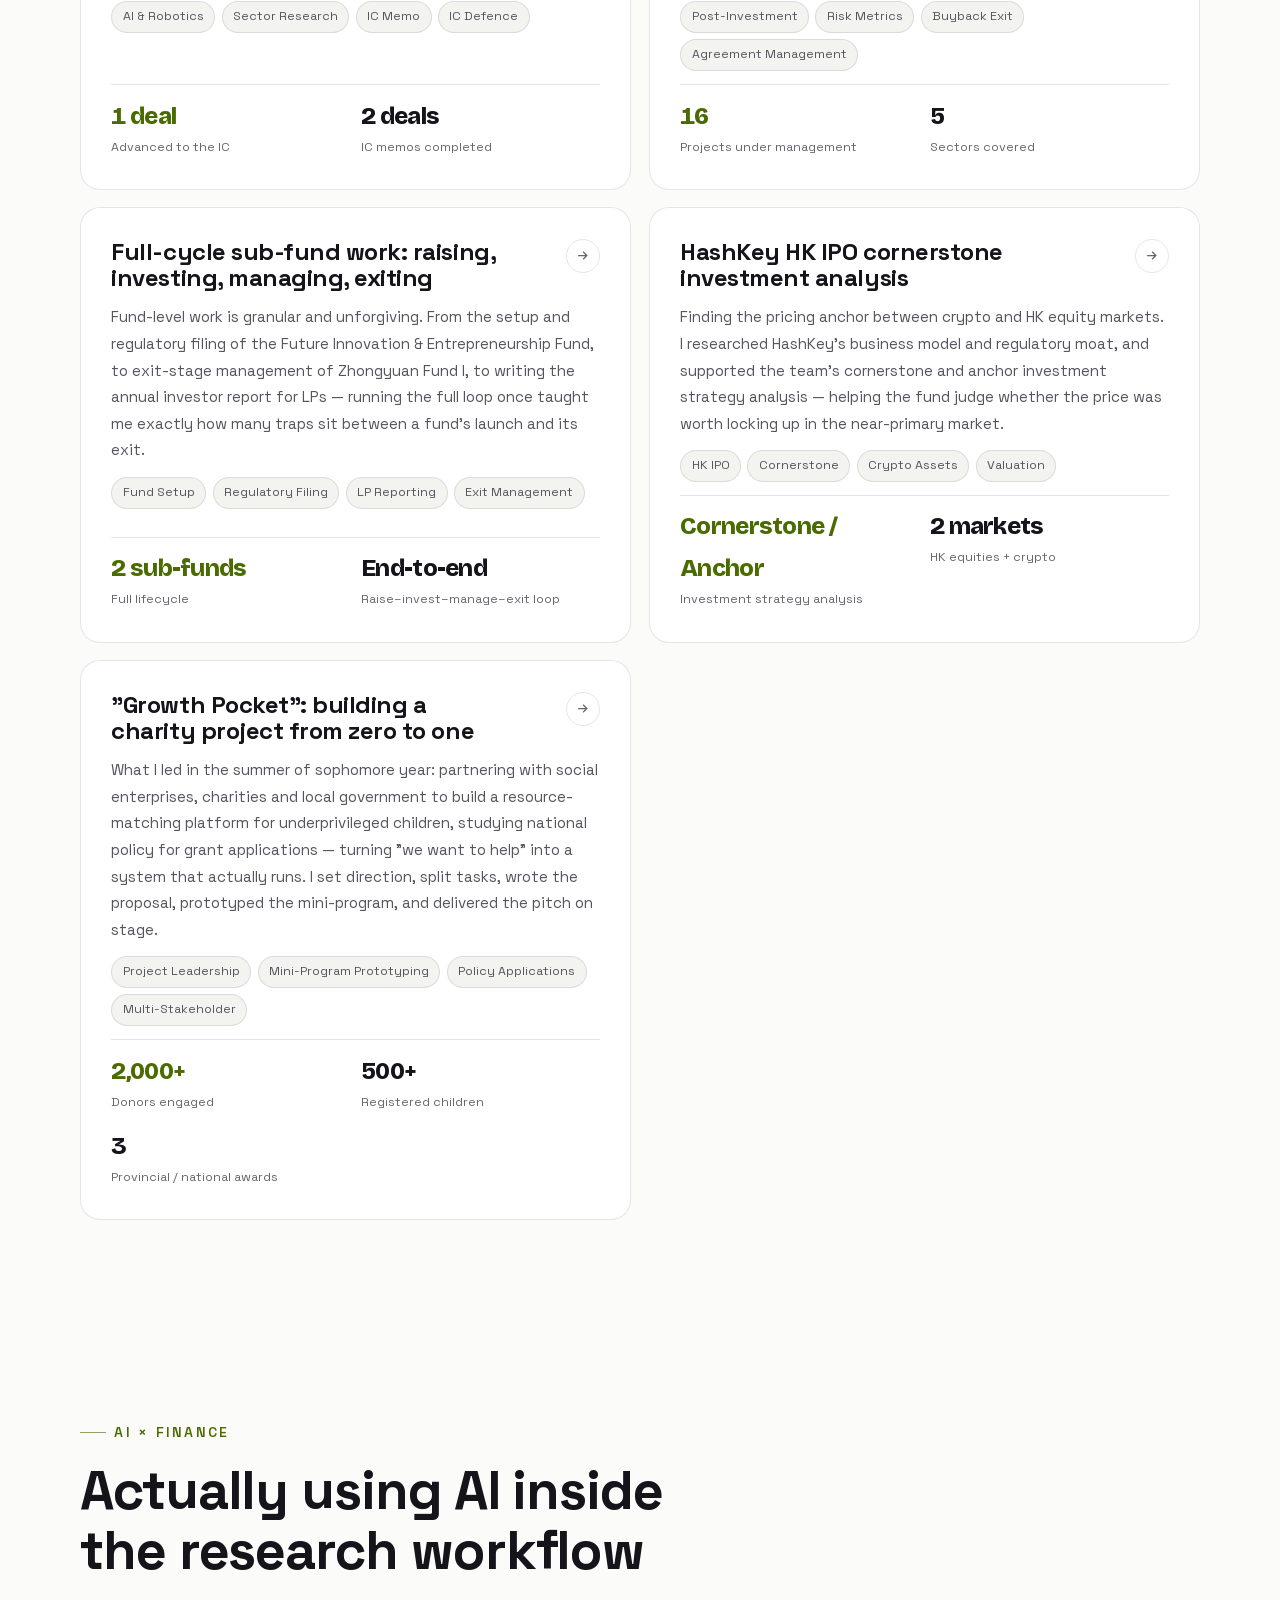
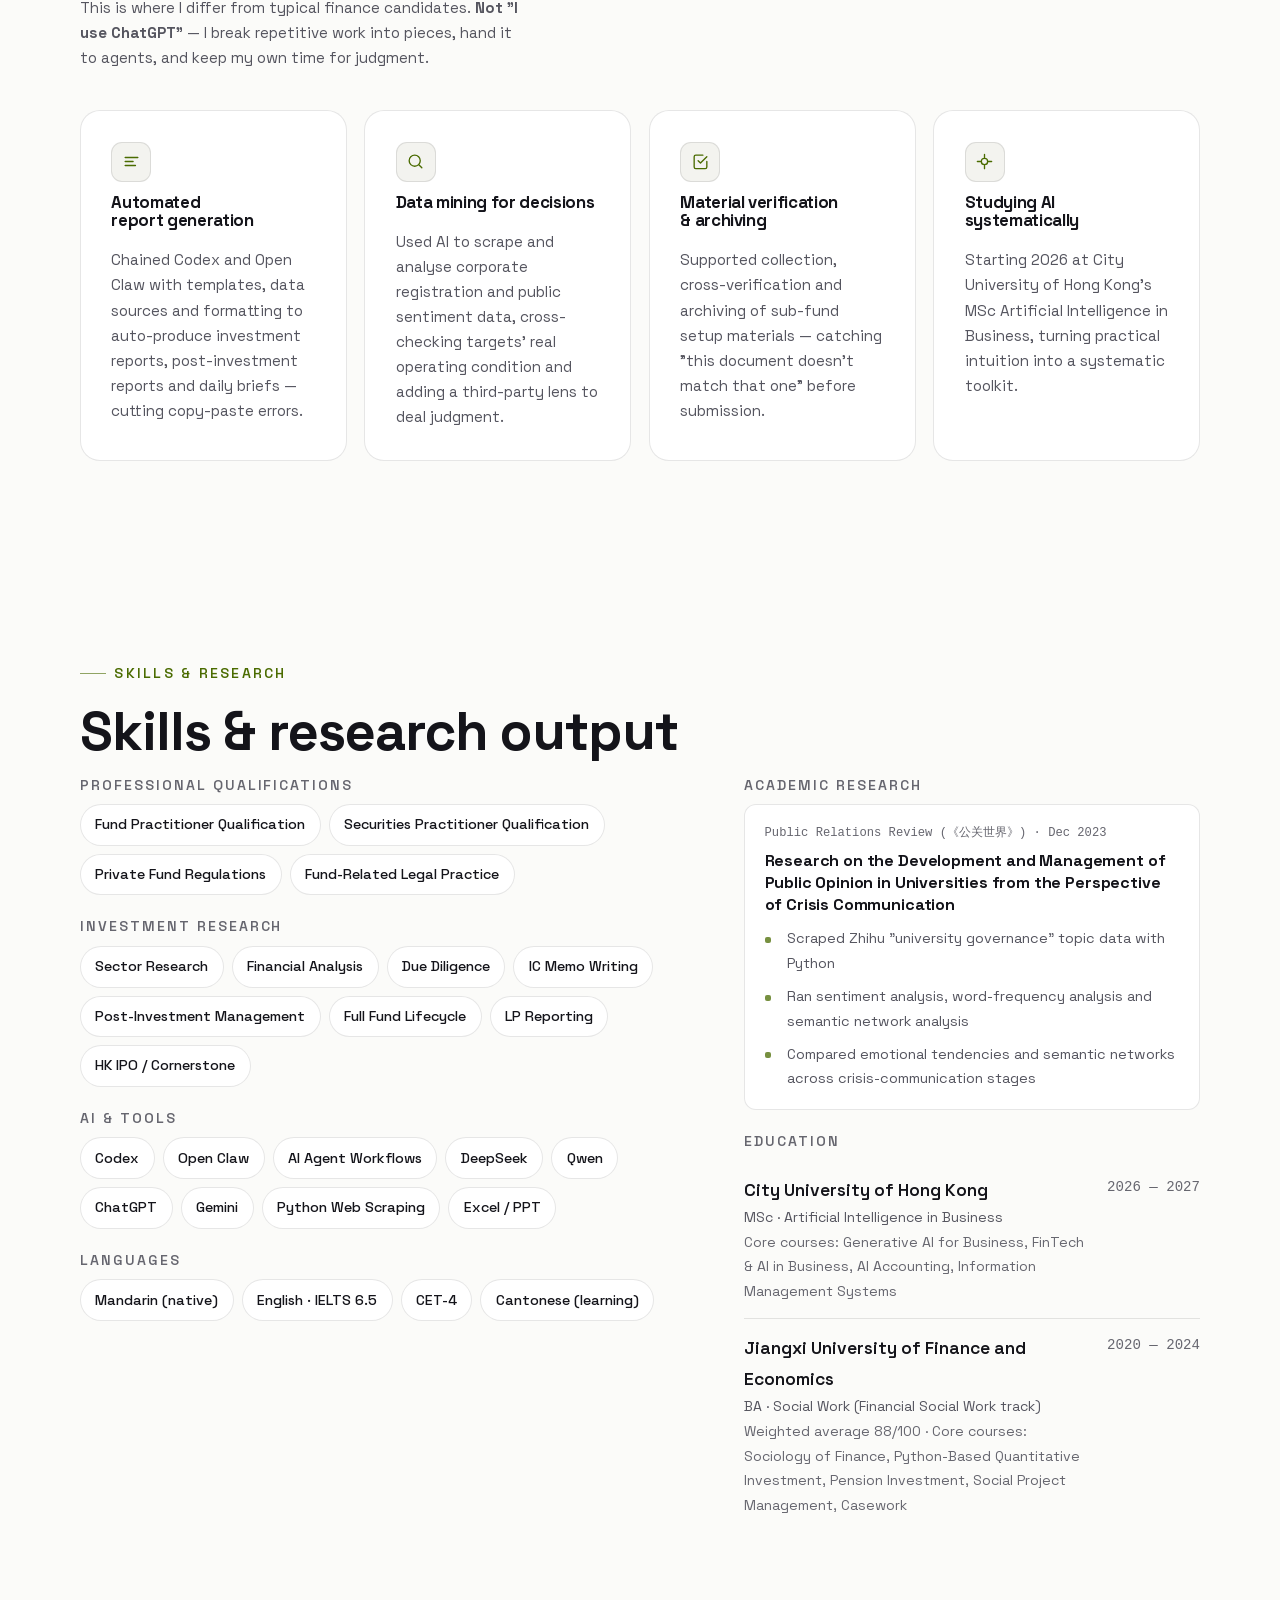
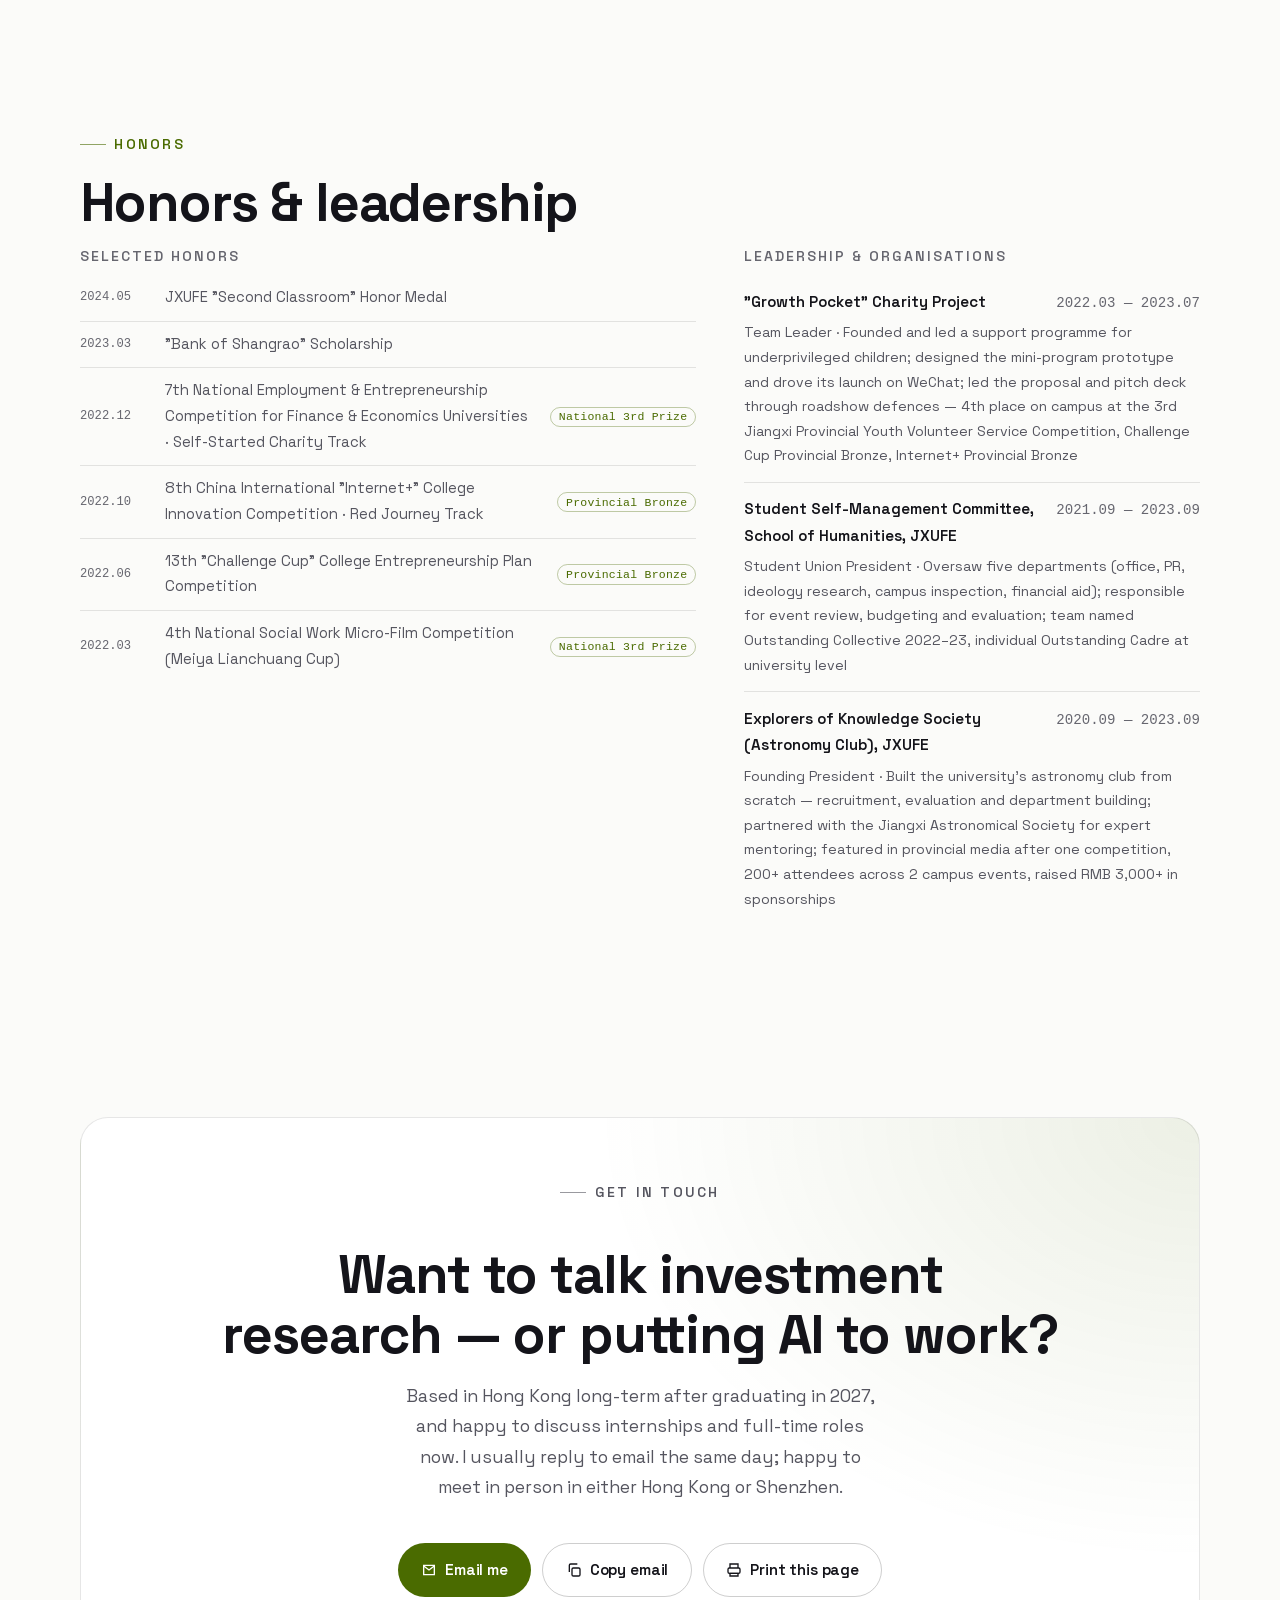
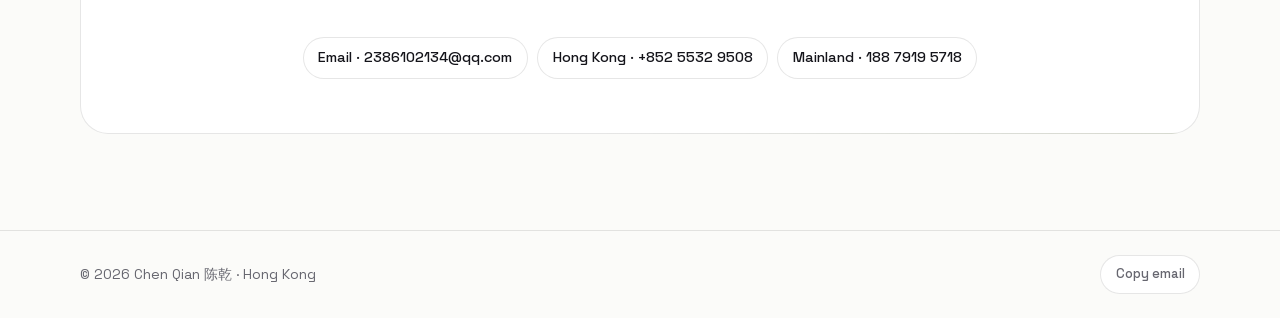
<file: en/index.html>
<!DOCTYPE html>
<html lang="en" data-theme="dark">
<head>
<meta charset="UTF-8">
<meta name="viewport" content="width=device-width, initial-scale=1">

<title>Chen Qian · Strategic Investment × AI FinTech | 2027 Grads / Intern</title>
<meta name="description" content="MSc AI in Business candidate at City University of Hong Kong | Former intern at Qianhai Ark Asset Management: wrote investment committee memos that advanced Yuanluobo, managed 16 post-investment projects, and supported HashKey HK IPO cornerstone analysis. Rebuilding the investment research workflow with AI.">
<meta name="theme-color" content="#0a0a0c">
<meta name="author" content="Chen Qian">
<link rel="canonical" href="https://cq-cq2333.github.io/en/">

<meta property="og:type" content="profile">
<meta property="og:url" content="https://cq-cq2333.github.io/en/">
<meta property="og:title" content="Chen Qian · Strategic Investment × AI FinTech">
<meta property="og:description" content="Wrote IC memos that advanced Yuanluobo to the investment committee, managed 16 post-investment projects, supported HashKey HK IPO cornerstone analysis. MSc AI in Business at CityU HK, class of 2027.">
<meta property="og:image" content="https://cq-cq2333.github.io/assets/img/og-cover.jpg">
<meta property="og:image:width" content="1200">
<meta property="og:image:height" content="630">
<meta property="og:site_name" content="Chen Qian · Personal Site">
<meta name="twitter:card" content="summary_large_image">

<link rel="icon" href="../assets/img/favicon.svg" type="image/svg+xml">
<link rel="alternate" hreflang="zh-CN" href="https://cq-cq2333.github.io/">
<link rel="alternate" hreflang="zh-TW" href="https://cq-cq2333.github.io/zh-tw/">
<link rel="alternate" hreflang="en" href="https://cq-cq2333.github.io/en/">
<link rel="alternate" hreflang="x-default" href="https://cq-cq2333.github.io/en/">
<link rel="preload" href="../assets/fonts/bricolage-var.woff2" as="font" type="font/woff2" crossorigin>
<link rel="stylesheet" href="../assets/css/style.css">

<!-- Anti theme-flash: must run before styles render -->
<script>
  (function () {
    try {
      var t = localStorage.getItem('theme');
      if (!t) t = window.matchMedia('(prefers-color-scheme: light)').matches ? 'light' : 'dark';
      document.documentElement.setAttribute('data-theme', t);
    } catch (e) {}
  })();
</script>
</head>
<body>

<a class="skip-link" href="#main">Skip to main content</a>

<!-- ===================== Top Navigation ===================== -->
<header class="nav">
  <div class="wrap nav-inner">
    <a class="brand" href="#top">Chen Qian<span>.</span></a>

    <nav class="nav-links" aria-label="Page navigation">
      <a href="#results">Results</a>
      <a href="#experience">Experience</a>
      <a href="#projects">Cases</a>
      <a href="#ai">AI in Practice</a>
      <a href="#skills">Skills</a>
      <a href="#contact">Contact</a>
    </nav>

    <div class="nav-actions">
      <div class="lang-switch" role="group" aria-label="Language">
        <a href="../" onclick="try{localStorage.setItem('lang','zh')}catch(e){}">简</a>
        <a href="../zh-tw/" onclick="try{localStorage.setItem('lang','zh-tw')}catch(e){}">繁</a>
        <a href="./" class="active" aria-current="true">EN</a>
      </div>
      <button class="icon-btn no-print" id="theme-toggle" type="button" aria-label="Toggle dark / light theme">
        <svg viewBox="0 0 24 24" aria-hidden="true"><path d="M21 12.8A9 9 0 1111.2 3a7 7 0 009.8 9.8z"/></svg>
      </button>
      <a class="btn btn-ghost btn-sm no-print" href="#contact">Say Hello</a>
    </div>
  </div>
</header>

<main id="main">

  <!-- ===================== Hero ===================== -->
  <section class="hero wrap" id="top">
    <p class="hero-tag">
      <span class="dot" aria-hidden="true"></span>
      MSc AI in Business candidate at City University of Hong Kong · Class of 2027 · Open to investment research &amp; AI roles
    </p>

    <div class="hero-avatar" aria-hidden="true">
      <img src="../assets/img/portrait/portrait-cutout-400.webp" alt="" width="76" height="115" decoding="async">
    </div>

    <h1>Chen Qian<br><span class="accent-line">Strategic investment,<br>meets AI FinTech</span></h1>

    <p class="hero-sub">
      At Qianhai Ark Asset Management I worked across investment research and post-investment management —
      <strong>wrote the IC memo that advanced "Yuanluobo" (AI robotics) to the investment committee</strong> and directly managed
      16 post-investment projects; contributed to cornerstone &amp; anchor investment analysis for the HashKey HK IPO.
      Now reading MSc AI in Business at CityU, where I
      <strong>rebuilt the entire research workflow with Codex and agents</strong>.
    </p>

    <div class="hero-cta">
      <a class="btn btn-primary" href="#contact">
        <svg viewBox="0 0 24 24" aria-hidden="true"><path d="M4 5h16v14H4z"/><path d="M4 6l8 6 8-6"/></svg>
        Contact me
      </a>
      <button class="btn btn-ghost" type="button" data-copy="2386102134@qq.com">
        <svg viewBox="0 0 24 24" aria-hidden="true"><rect x="9" y="9" width="12" height="12" rx="2"/><path d="M5 15V5a2 2 0 012-2h10"/></svg>
        Copy email
      </button>
      <a class="btn btn-ghost no-print" href="#results">
        <svg viewBox="0 0 24 24" aria-hidden="true"><path d="M12 3v12M7 10l5 5 5-5"/><path d="M5 21h14"/></svg>
        See results first
      </a>
    </div>

    <aside class="hero-aside">

    <figure class="hero-photo">
      <div class="portrait-card">
        <picture>
          <source type="image/webp"
                  srcset="../assets/img/portrait/portrait-cutout-400.webp 330w, ../assets/img/portrait/portrait-cutout-640.webp 528w"
                  sizes="(min-width: 1024px) 232px, 108px">
          <img src="../assets/img/portrait/portrait-400.jpg"
               sizes="(min-width: 1024px) 232px, 108px"
               width="330" height="500"
               alt="Portrait of Chen Qian" fetchpriority="high" decoding="async">
        </picture>
        <figcaption class="portrait-cap">
          <b>陈乾</b><span>Chen Qian</span>
        </figcaption>
      </div>
    </figure>

    <div class="hero-stats">
      <p class="stats-head">Highlights · Key Numbers</p>
      <div>
        <div class="stat-num"><span data-count="16">16</span></div>
        <p class="stat-label">Post-investment projects managed</p>
      </div>
      <div>
        <div class="stat-num"><span data-count="2">2</span><span class="unit">IC memos</span></div>
        <p class="stat-label">Investment decision memos authored</p>
      </div>
      <div>
        <div class="stat-num"><span data-count="5">5</span><span class="unit">sectors</span></div>
        <p class="stat-label">Cross-sector coverage</p>
      </div>
    </div>
    </aside>

  </section>

  <!-- ===================== Results Bento ===================== -->
  <section class="section wrap" id="results">
    <p class="eyebrow">Highlights</p>
    <h2 class="section-title">What I've done</h2>
    <p class="section-lede">Six things with real numbers and real conclusions — skimmable in one look.</p>

    <div class="bento">

      <article class="card span-2 tall reveal">
        <p class="card-kicker">Lead Deal</p>
        <div class="card-num"><span data-count="16">16</span><span class="unit">projects</span></div>
        <h3 class="card-title">Wrote the IC memo that advanced Yuanluobo — while directly managing 16 post-investment projects</h3>
        <p class="card-text">
          During my time in the investment team at Qianhai Ark Asset Management, I built deep coverage of the AI &amp; robotics sector
          and authored investment memoranda for two target companies, advancing <b>Yuanluobo (AI robotics)</b> through the investment
          committee. My key judgment: the bottleneck isn't model capability, but whether use-case rigidity and unit economics hold up.
          At the same time I directly managed 16 post-investment projects, driving on-schedule exits through buyback clauses and secondary-market sales.
        </p>
        <div class="tags" style="margin-top:1rem">
          <span class="tag">AI / Robotics</span><span class="tag">IC Memo</span><span class="tag">Post-Investment</span><span class="tag">Exit Execution</span>
        </div>
      </article>

      <article class="card reveal">
        <p class="card-kicker">Portfolio</p>
        <div class="card-num"><span data-count="5">5</span><span class="unit">sectors</span></div>
        <h3 class="card-title">Sectors covered across the portfolio</h3>
        <p class="card-text">New materials, education, real estate, finance and robotics — with regular financial &amp; risk tracking.</p>
      </article>

      <article class="card reveal">
        <p class="card-kicker">Wealth</p>
        <div class="card-num"><span data-count="8">8</span><span class="unit">%</span></div>
        <h3 class="card-title">Annualised return on client assets</h3>
        <p class="card-text">Built asset allocations for high-net-worth clients at Shenzhen Jingjin Consulting, lifting annualised returns to 8%.</p>
      </article>

      <article class="card reveal">
        <p class="card-kicker">IPO</p>
        <div class="card-num">HashKey</div>
        <h3 class="card-title">HK IPO cornerstone investment analysis</h3>
        <p class="card-text">Researched crypto and HK equity markets; supported cornerstone and anchor investment strategy analysis.</p>
      </article>

      <article class="card reveal">
        <p class="card-kicker">Full Cycle</p>
        <div class="card-num"><span data-count="2">2</span><span class="unit">sub-funds</span></div>
        <h3 class="card-title">End-to-end sub-fund participation</h3>
        <p class="card-text">Followed the full lifecycle from setup, fundraising and filing to exit — including the Future Innovation &amp; Entrepreneurship Fund and Zhongyuan Fund I.</p>
      </article>

      <article class="card reveal wide">
        <p class="card-kicker">Automation</p>
        <div class="card-num"><span data-count="3">3</span><span class="unit">types</span></div>
        <h3 class="card-title">AI-automated reporting</h3>
        <p class="card-text">Used Codex / Open Claw to auto-generate investment reports, post-investment reports and daily briefs — handing repetitive work to machines.</p>
      </article>
    </div>
  </section>

  <!-- ===================== Experience ===================== -->
  <section class="section wrap" id="experience">
    <p class="eyebrow">Experience</p>
    <h2 class="section-title">Work &amp; internship history</h2>
    <p class="section-lede">Three internships — one line from a bank counter to the primary market.</p>

    <div class="timeline">

      <article class="job">
        <div class="job-head">
          <div class="job-meta">
            <h3 class="job-role">Cross-Border Business Information Consulting Intern</h3>
            <span class="job-company">Shenzhen Jingjin Information Consulting Co., Ltd.</span>
          </div>
          <span class="job-date">2026.06 — 2026.08</span>
        </div>
        <ul class="job-list">
          <li><b>Industry training</b>: Completed systematic training across finance &amp; insurance fundamentals, cross-border business information, education pathways, property acquisition, residency planning policy and tax basics</li>
          <li><b>Client wealth planning</b>: Collected and analysed business information to deliver wealth planning and cross-border services for high-net-worth clients — <b>lifted annualised returns to 8% through asset allocation</b></li>
          <li><b>Certification</b>: Earned relevant industry professional qualifications during the internship</li>
        </ul>
      </article>

      <article class="job">
        <div class="job-head">
          <div class="job-meta">
            <h3 class="job-role">Investment Team Intern <span style="font-size:.5em;color:var(--accent);vertical-align:middle">Core experience</span></h3>
            <span class="job-company">Qianhai Ark Asset Management (Shenzhen) Co., Ltd.</span>
          </div>
          <span class="job-date">2025.09 — 2026.03</span>
        </div>
        <ul class="job-list">
          <li><b>Research &amp; post-investment management</b>: Built deep coverage of AI &amp; robotics; authored investment memoranda for two target companies and advanced <b>Yuanluobo</b> through the investment committee; researched crypto and HK equity markets, contributing to <b>HashKey HK IPO</b> cornerstone &amp; anchor strategy analysis</li>
          <li><b>Portfolio monitoring</b>: Directly managed <b>16</b> post-investment projects (new materials, education, real estate, finance, robotics) — tracked financials and risk indicators, handled agreement matters, and delivered on-schedule exits via buyback and secondary-market routes</li>
          <li><b>Sub-fund full lifecycle</b>: Deeply involved in the complete lifecycle of sub-funds from setup, fundraising and filing to exit — including the Future Innovation &amp; Entrepreneurship Fund's establishment and filing, and exit-stage management of Zhongyuan Fund I; wrote the annual investor report to LPs</li>
          <li><b>AI-powered investment workflow</b>: Automated investment reports, post-investment reports and daily briefs with Codex and Open Claw; supported collection, cross-checking and archiving of sub-fund setup materials; applied AI to corporate registration and public-sentiment data to support deal decisions</li>
        </ul>
      </article>

      <article class="job">
        <div class="job-head">
          <div class="job-meta">
            <h3 class="job-role">Assistant Intern</h3>
            <span class="job-company">Industrial and Commercial Bank of China, Wenzhen Sub-Branch</span>
          </div>
          <span class="job-date">2024.04 — 2024.07</span>
        </div>
        <ul class="job-list">
          <li><b>Client service &amp; advisory</b>: Provided client advisory, helped analyse FX and interest-rate trends and market dynamics; followed up with clients, updated wealth-management needs, collected satisfaction data and maintained the client database</li>
          <li><b>Operations &amp; training</b>: Assisted the lobby manager with bank cards, cross-border remittance and currency exchange; completed in-house training on core product lines, strengthening compliance and risk awareness</li>
        </ul>
      </article>

    </div>
  </section>

  <!-- ===================== Selected Cases ===================== -->
  <section class="section wrap" id="projects">
    <p class="eyebrow">Selected Work</p>
    <h2 class="section-title">Five projects I can walk you through right now</h2>
    <p class="section-lede">From IC committee defence to building a charity project from zero.</p>

    <div class="projects">

      <article class="card project reveal">
        <div class="project-head">
          <h3 class="project-title">Yuanluobo: from sector research to the investment committee</h3>
          <span class="project-arrow" aria-hidden="true"><svg viewBox="0 0 24 24" width="15" height="15" fill="none" stroke="currentColor" stroke-width="2"><path d="M5 12h14M13 6l6 6-6 6"/></svg></span>
        </div>
        <p class="project-desc">
          I first mapped AI robotics' technology maturity and willingness-to-pay across education and home-service use cases, and concluded that
          the real bottleneck today isn't model capability — it's use-case rigidity and unit economics. On that basis I screened targets, ran
          multiple rounds of diligence with two companies, wrote the investment decision memo and defended it before the IC.
        </p>
        <div class="tags">
          <span class="tag">AI &amp; Robotics</span><span class="tag">Sector Research</span><span class="tag">IC Memo</span><span class="tag">IC Defence</span>
        </div>
        <div class="metrics">
          <div><div class="metric-val up">1 deal</div><div class="metric-key">Advanced to the IC</div></div>
          <div><div class="metric-val">2 deals</div><div class="metric-key">IC memos completed</div></div>
        </div>
      </article>

      <article class="card project reveal">
        <div class="project-head">
          <h3 class="project-title">Post-investment monitoring &amp; exit across 16 live projects</h3>
          <span class="project-arrow" aria-hidden="true"><svg viewBox="0 0 24 24" width="15" height="15" fill="none" stroke="currentColor" stroke-width="2"><path d="M5 12h14M13 6l6 6-6 6"/></svg></span>
        </div>
        <p class="project-desc">
          The biggest post-investment risk isn't a deal going bad — it's going bad without you knowing. I built differentiated tracking
          frameworks for 16 projects by sector and stage: which operating metrics to watch, how to set risk thresholds, when agreement
          obligations fall due. For deals entering the exit window, I pushed them along two routes: buyback and secondary-market sales.
        </p>
        <div class="tags">
          <span class="tag">Post-Investment</span><span class="tag">Risk Metrics</span><span class="tag">Buyback Exit</span><span class="tag">Agreement Management</span>
        </div>
        <div class="metrics">
          <div><div class="metric-val up">16</div><div class="metric-key">Projects under management</div></div>
          <div><div class="metric-val">5</div><div class="metric-key">Sectors covered</div></div>
        </div>
      </article>

      <article class="card project reveal">
        <div class="project-head">
          <h3 class="project-title">Full-cycle sub-fund work: raising, investing, managing, exiting</h3>
          <span class="project-arrow" aria-hidden="true"><svg viewBox="0 0 24 24" width="15" height="15" fill="none" stroke="currentColor" stroke-width="2"><path d="M5 12h14M13 6l6 6-6 6"/></svg></span>
        </div>
        <p class="project-desc">
          Fund-level work is granular and unforgiving. From the setup and regulatory filing of the Future Innovation &amp; Entrepreneurship Fund,
          to exit-stage management of Zhongyuan Fund I, to writing the annual investor report for LPs — running the full loop once taught me
          exactly how many traps sit between a fund's launch and its exit.
        </p>
        <div class="tags">
          <span class="tag">Fund Setup</span><span class="tag">Regulatory Filing</span><span class="tag">LP Reporting</span><span class="tag">Exit Management</span>
        </div>
        <div class="metrics">
          <div><div class="metric-val up">2 sub-funds</div><div class="metric-key">Full lifecycle</div></div>
          <div><div class="metric-val">End-to-end</div><div class="metric-key">Raise–invest–manage–exit loop</div></div>
        </div>
      </article>

      <article class="card project reveal">
        <div class="project-head">
          <h3 class="project-title">HashKey HK IPO cornerstone investment analysis</h3>
          <span class="project-arrow" aria-hidden="true"><svg viewBox="0 0 24 24" width="15" height="15" fill="none" stroke="currentColor" stroke-width="2"><path d="M5 12h14M13 6l6 6-6 6"/></svg></span>
        </div>
        <p class="project-desc">
          Finding the pricing anchor between crypto and HK equity markets. I researched HashKey's business model and regulatory moat,
          and supported the team's cornerstone and anchor investment strategy analysis — helping the fund judge whether the price
          was worth locking up in the near-primary market.
        </p>
        <div class="tags">
          <span class="tag">HK IPO</span><span class="tag">Cornerstone</span><span class="tag">Crypto Assets</span><span class="tag">Valuation</span>
        </div>
        <div class="metrics">
          <div><div class="metric-val up">Cornerstone / Anchor</div><div class="metric-key">Investment strategy analysis</div></div>
          <div><div class="metric-val">2 markets</div><div class="metric-key">HK equities + crypto</div></div>
        </div>
      </article>

      <article class="card project reveal">
        <div class="project-head">
          <h3 class="project-title">"Growth Pocket": building a charity project from zero to one</h3>
          <span class="project-arrow" aria-hidden="true"><svg viewBox="0 0 24 24" width="15" height="15" fill="none" stroke="currentColor" stroke-width="2"><path d="M5 12h14M13 6l6 6-6 6"/></svg></span>
        </div>
        <p class="project-desc">
          What I led in the summer of sophomore year: partnering with social enterprises, charities and local government to build a
          resource-matching platform for underprivileged children, studying national policy for grant applications — turning "we want to
          help" into a system that actually runs. I set direction, split tasks, wrote the proposal, prototyped the mini-program,
          and delivered the pitch on stage.
        </p>
        <div class="tags">
          <span class="tag">Project Leadership</span><span class="tag">Mini-Program Prototyping</span><span class="tag">Policy Applications</span><span class="tag">Multi-Stakeholder</span>
        </div>
        <div class="metrics">
          <div><div class="metric-val up">2,000+</div><div class="metric-key">Donors engaged</div></div>
          <div><div class="metric-val">500+</div><div class="metric-key">Registered children</div></div>
          <div><div class="metric-val">3</div><div class="metric-key">Provincial / national awards</div></div>
        </div>
      </article>

    </div>
  </section>

  <!-- ===================== AI in Practice ===================== -->
  <section class="section wrap" id="ai">
    <p class="eyebrow">AI × Finance</p>
    <h2 class="section-title">Actually using AI inside the research workflow</h2>
    <p class="section-lede">
      This is where I differ from typical finance candidates. <b>Not "I use ChatGPT"</b> — I break repetitive work into pieces,
      hand it to agents, and keep my own time for judgment.
    </p>

    <div class="ai-grid">
      <article class="card reveal ai-card">
        <div class="ai-icon" aria-hidden="true">
          <svg viewBox="0 0 24 24"><path d="M4 7h16M4 12h10M4 17h13"/></svg>
        </div>
        <h3 class="card-title">Automated report generation</h3>
        <p class="card-text">Chained Codex and Open Claw with templates, data sources and formatting to auto-produce investment reports, post-investment reports and daily briefs — cutting copy-paste errors.</p>
      </article>

      <article class="card reveal ai-card">
        <div class="ai-icon" aria-hidden="true">
          <svg viewBox="0 0 24 24"><circle cx="11" cy="11" r="7"/><path d="M20 20l-3.5-3.5"/></svg>
        </div>
        <h3 class="card-title">Data mining for decisions</h3>
        <p class="card-text">Used AI to scrape and analyse corporate registration and public sentiment data, cross-checking targets' real operating condition and adding a third-party lens to deal judgment.</p>
      </article>

      <article class="card reveal ai-card">
        <div class="ai-icon" aria-hidden="true">
          <svg viewBox="0 0 24 24"><path d="M9 11l3 3 8-8"/><path d="M20 12v7a2 2 0 01-2 2H6a2 2 0 01-2-2V6a2 2 0 012-2h9"/></svg>
        </div>
        <h3 class="card-title">Material verification &amp; archiving</h3>
        <p class="card-text">Supported collection, cross-verification and archiving of sub-fund setup materials — catching "this document doesn't match that one" before submission.</p>
      </article>

      <article class="card reveal ai-card">
        <div class="ai-icon" aria-hidden="true">
          <svg viewBox="0 0 24 24"><path d="M12 3v4M12 17v4M3 12h4M17 12h4"/><circle cx="12" cy="12" r="4"/></svg>
        </div>
        <h3 class="card-title">Studying AI systematically</h3>
        <p class="card-text">Starting 2026 at City University of Hong Kong's MSc Artificial Intelligence in Business, turning practical intuition into a systematic toolkit.</p>
      </article>
    </div>
  </section>

  <!-- ===================== Skills & Research ===================== -->
  <section class="section wrap" id="skills">
    <p class="eyebrow">Skills &amp; Research</p>
    <h2 class="section-title">Skills &amp; research output</h2>

    <div class="two-col">
      <div>
        <div class="skill-group">
          <h3>Professional qualifications</h3>
          <div class="skill-pills">
            <span class="pill">Fund Practitioner Qualification</span>
            <span class="pill">Securities Practitioner Qualification</span>
            <span class="pill">Private Fund Regulations</span>
            <span class="pill">Fund-Related Legal Practice</span>
          </div>
        </div>

        <div class="skill-group">
          <h3>Investment research</h3>
          <div class="skill-pills">
            <span class="pill">Sector Research</span>
            <span class="pill">Financial Analysis</span>
            <span class="pill">Due Diligence</span>
            <span class="pill">IC Memo Writing</span>
            <span class="pill">Post-Investment Management</span>
            <span class="pill">Full Fund Lifecycle</span>
            <span class="pill">LP Reporting</span>
            <span class="pill">HK IPO / Cornerstone</span>
          </div>
        </div>

        <div class="skill-group">
          <h3>AI &amp; tools</h3>
          <div class="skill-pills">
            <span class="pill">Codex</span>
            <span class="pill">Open Claw</span>
            <span class="pill">AI Agent Workflows</span>
            <span class="pill">DeepSeek</span>
            <span class="pill">Qwen</span>
            <span class="pill">ChatGPT</span>
            <span class="pill">Gemini</span>
            <span class="pill">Python Web Scraping</span>
            <span class="pill">Excel / PPT</span>
          </div>
        </div>

        <div class="skill-group">
          <h3>Languages</h3>
          <div class="skill-pills">
            <span class="pill">Mandarin (native)</span>
            <span class="pill">English · IELTS 6.5</span>
            <span class="pill">CET-4</span>
            <span class="pill">Cantonese (learning)</span>
          </div>
        </div>
      </div>

      <div>
        <div class="skill-group">
          <h3>Academic research</h3>
          <article class="paper">
            <p class="paper-meta">Public Relations Review (《公关世界》) · Dec 2023</p>
            <h4 class="paper-title">Research on the Development and Management of Public Opinion in Universities from the Perspective of Crisis Communication</h4>
            <ul class="job-list" style="margin-top:.6rem">
              <li>Scraped Zhihu "university governance" topic data with Python</li>
              <li>Ran sentiment analysis, word-frequency analysis and semantic network analysis</li>
              <li>Compared emotional tendencies and semantic networks across crisis-communication stages</li>
            </ul>
          </article>
        </div>

        <div class="skill-group">
          <h3>Education</h3>
          <div class="edu-item">
            <div>
              <div class="edu-main">City University of Hong Kong</div>
              <div class="edu-sub">MSc · Artificial Intelligence in Business<br><span style="color:var(--text-faint)">Core courses: Generative AI for Business, FinTech &amp; AI in Business, AI Accounting, Information Management Systems</span></div>
            </div>
            <span class="edu-year">2026 — 2027</span>
          </div>
          <div class="edu-item">
            <div>
              <div class="edu-main">Jiangxi University of Finance and Economics</div>
              <div class="edu-sub">BA · Social Work (Financial Social Work track)<br><span style="color:var(--text-faint)">Weighted average 88/100 · Core courses: Sociology of Finance, Python-Based Quantitative Investment, Pension Investment, Social Project Management, Casework</span></div>
            </div>
            <span class="edu-year">2020 — 2024</span>
          </div>
        </div>
      </div>
    </div>
  </section>

  <!-- ===================== Honors & Leadership ===================== -->
  <section class="section wrap" id="honors">
    <p class="eyebrow">Honors</p>
    <h2 class="section-title">Honors &amp; leadership</h2>

    <div class="two-col">
      <div>
        <div class="skill-group">
          <h3>Selected honors</h3>
          <ul class="honor-list">
            <li><span class="honor-date">2024.05</span><span class="honor-name">JXUFE "Second Classroom" Honor Medal</span></li>
            <li><span class="honor-date">2023.03</span><span class="honor-name">"Bank of Shangrao" Scholarship</span></li>
            <li><span class="honor-date">2022.12</span><span class="honor-name">7th National Employment &amp; Entrepreneurship Competition for Finance &amp; Economics Universities · Self-Started Charity Track</span><span class="honor-award">National 3rd Prize</span></li>
            <li><span class="honor-date">2022.10</span><span class="honor-name">8th China International "Internet+" College Innovation Competition · Red Journey Track</span><span class="honor-award">Provincial Bronze</span></li>
            <li><span class="honor-date">2022.06</span><span class="honor-name">13th "Challenge Cup" College Entrepreneurship Plan Competition</span><span class="honor-award">Provincial Bronze</span></li>
            <li><span class="honor-date">2022.03</span><span class="honor-name">4th National Social Work Micro-Film Competition (Meiya Lianchuang Cup)</span><span class="honor-award">National 3rd Prize</span></li>
          </ul>
        </div>
      </div>

      <div>
        <div class="skill-group">
          <h3>Leadership &amp; organisations</h3>
          <div class="org">
            <div class="org-head"><b>"Growth Pocket" Charity Project</b><span class="edu-year">2022.03 — 2023.07</span></div>
            <p class="edu-sub">Team Leader · Founded and led a support programme for underprivileged children; designed the mini-program prototype and drove its launch on WeChat; led the proposal and pitch deck through roadshow defences — 4th place on campus at the 3rd Jiangxi Provincial Youth Volunteer Service Competition, Challenge Cup Provincial Bronze, Internet+ Provincial Bronze</p>
          </div>
          <div class="org">
            <div class="org-head"><b>Student Self-Management Committee, School of Humanities, JXUFE</b><span class="edu-year">2021.09 — 2023.09</span></div>
            <p class="edu-sub">Student Union President · Oversaw five departments (office, PR, ideology research, campus inspection, financial aid); responsible for event review, budgeting and evaluation; team named Outstanding Collective 2022–23, individual Outstanding Cadre at university level</p>
          </div>
          <div class="org">
            <div class="org-head"><b>Explorers of Knowledge Society (Astronomy Club), JXUFE</b><span class="edu-year">2020.09 — 2023.09</span></div>
            <p class="edu-sub">Founding President · Built the university's astronomy club from scratch — recruitment, evaluation and department building; partnered with the Jiangxi Astronomical Society for expert mentoring; featured in provincial media after one competition, 200+ attendees across 2 campus events, raised RMB 3,000+ in sponsorships</p>
          </div>
        </div>
      </div>
    </div>
  </section>

  <!-- ===================== Contact ===================== -->
  <section class="section wrap" id="contact">
    <div class="contact-card reveal">
      <p class="eyebrow" style="justify-content:center">Get in touch</p>
      <h2>Want to talk investment research — or putting AI to work?</h2>
      <p>Based in Hong Kong long-term after graduating in 2027, and happy to discuss internships and full-time roles now. I usually reply to email the same day; happy to meet in person in either Hong Kong or Shenzhen.</p>

      <div class="contact-actions">
        <a class="btn btn-primary" href="mailto:2386102134@qq.com?subject=Saw%20your%20personal%20site">
          <svg viewBox="0 0 24 24" aria-hidden="true"><path d="M4 5h16v14H4z"/><path d="M4 6l8 6 8-6"/></svg>
          Email me
        </a>
        <button class="btn btn-ghost" type="button" data-copy="2386102134@qq.com">
          <svg viewBox="0 0 24 24" aria-hidden="true"><rect x="9" y="9" width="12" height="12" rx="2"/><path d="M5 15V5a2 2 0 012-2h10"/></svg>
          Copy email
        </button>
        <a class="btn btn-ghost no-print" href="#top" onclick="window.print();return false;">
          <svg viewBox="0 0 24 24" aria-hidden="true"><path d="M6 9V3h12v6"/><rect x="3" y="9" width="18" height="8" rx="2"/><path d="M6 17h12v4H6z"/></svg>
          Print this page
        </a>
      </div>

      <div class="copy-row">
        <button class="pill copy-pill" type="button" data-copy="2386102134@qq.com">
          Email · 2386102134@qq.com
        </button>
        <button class="pill copy-pill" type="button" data-copy="+852 5532 9508">
          Hong Kong · +852 5532 9508
        </button>
        <button class="pill copy-pill" type="button" data-copy="18879195718">
          Mainland · 188 7919 5718
        </button>
      </div>
    </div>
  </section>

</main>

<!-- ===================== Footer ===================== -->
<footer class="footer">
  <div class="wrap footer-inner">
    <p>© <span id="year">2026</span> Chen Qian 陈乾 · Hong Kong</p>
    <p class="no-print">
      <button class="pill" type="button" data-copy="2386102134@qq.com" style="font-size:.82rem">Copy email</button>
    </p>
  </div>
</footer>

<div class="toast" id="toast" role="status" aria-live="polite"></div>

<script src="../assets/js/main.js" defer></script>
</body>
</html>
</file>
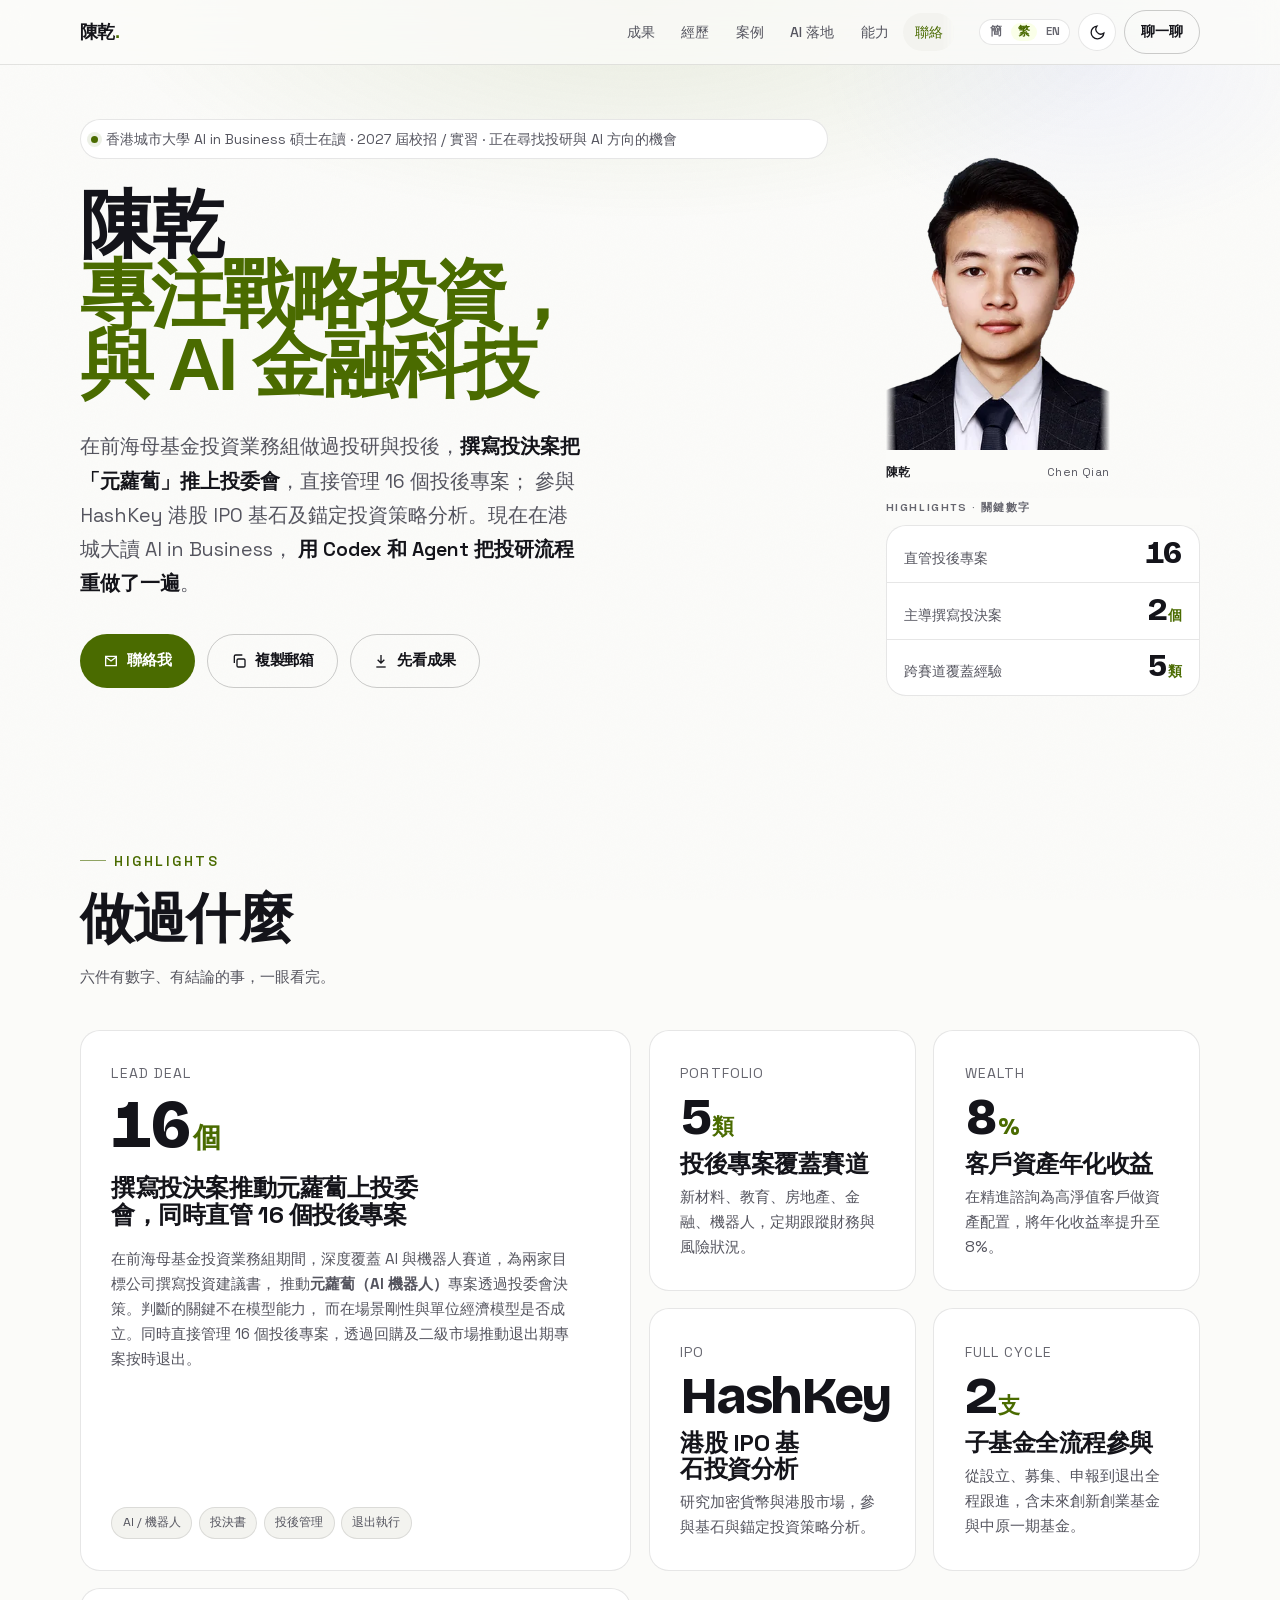
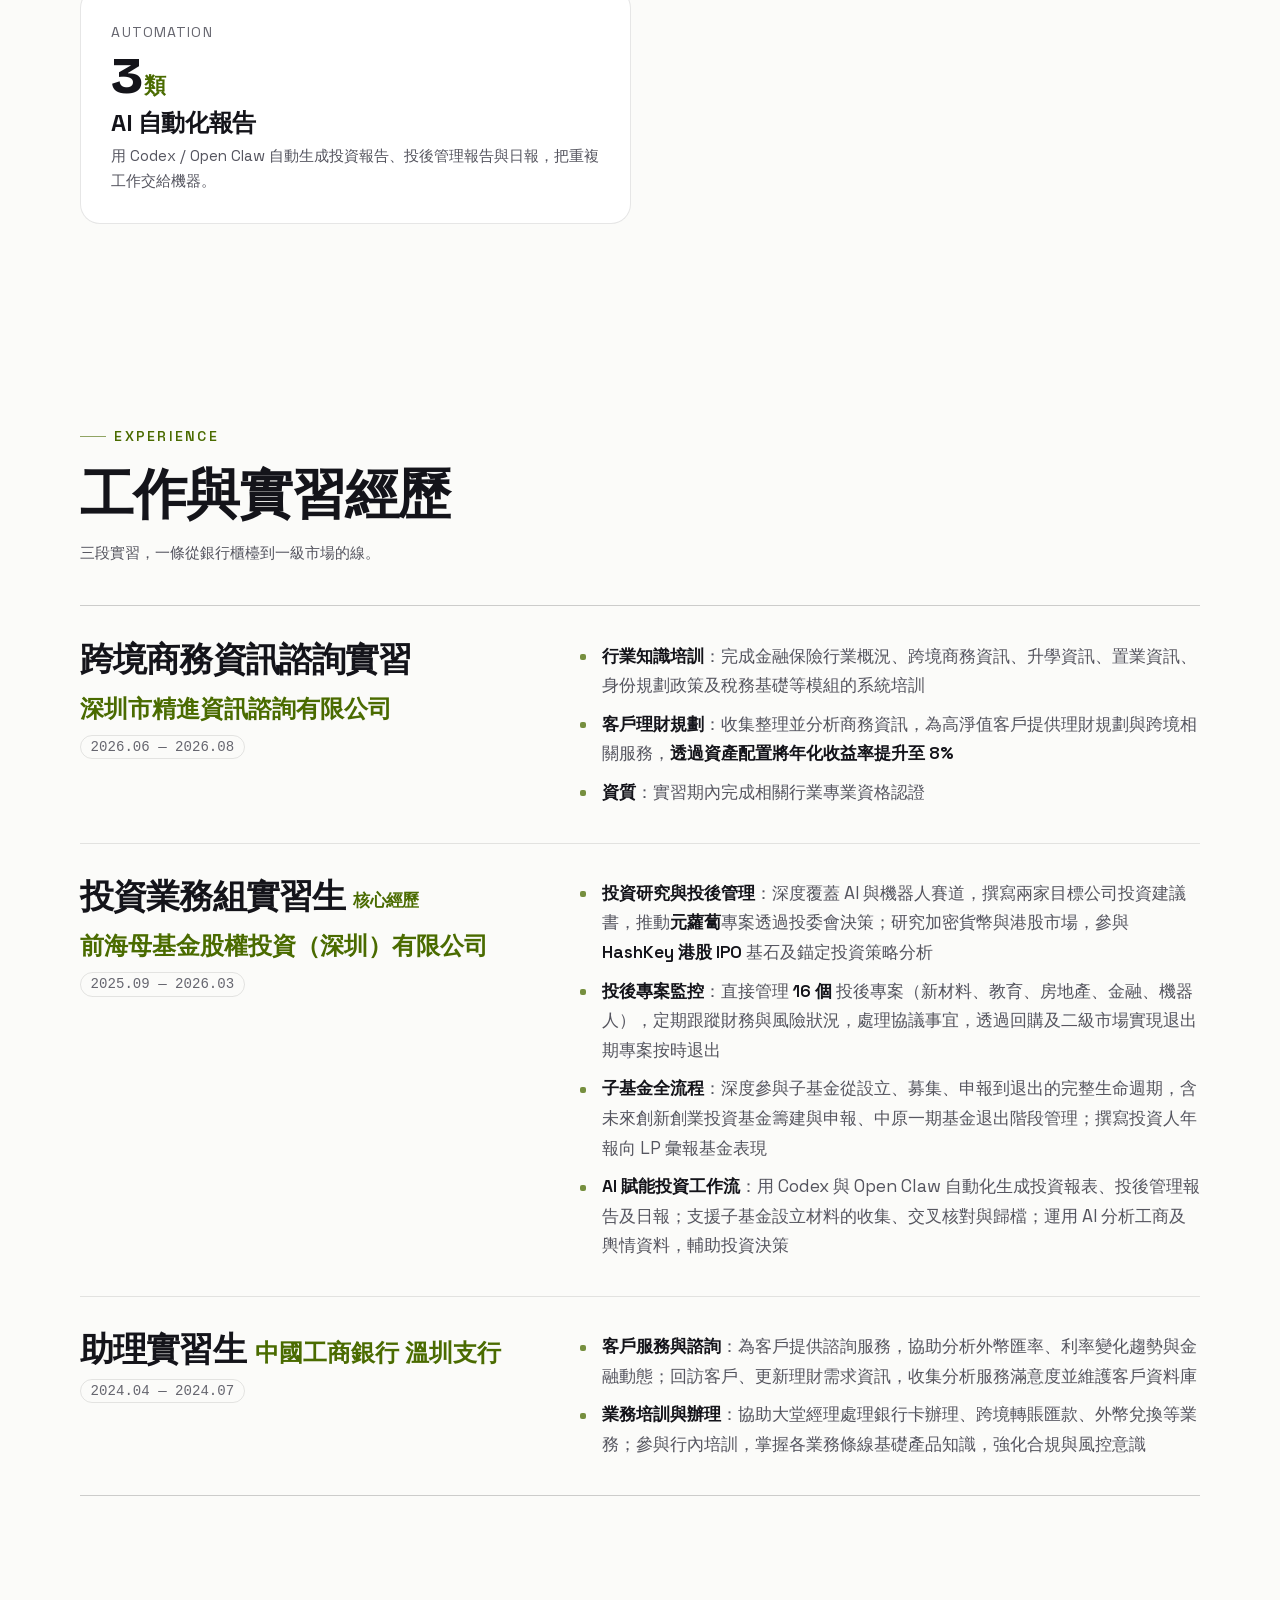
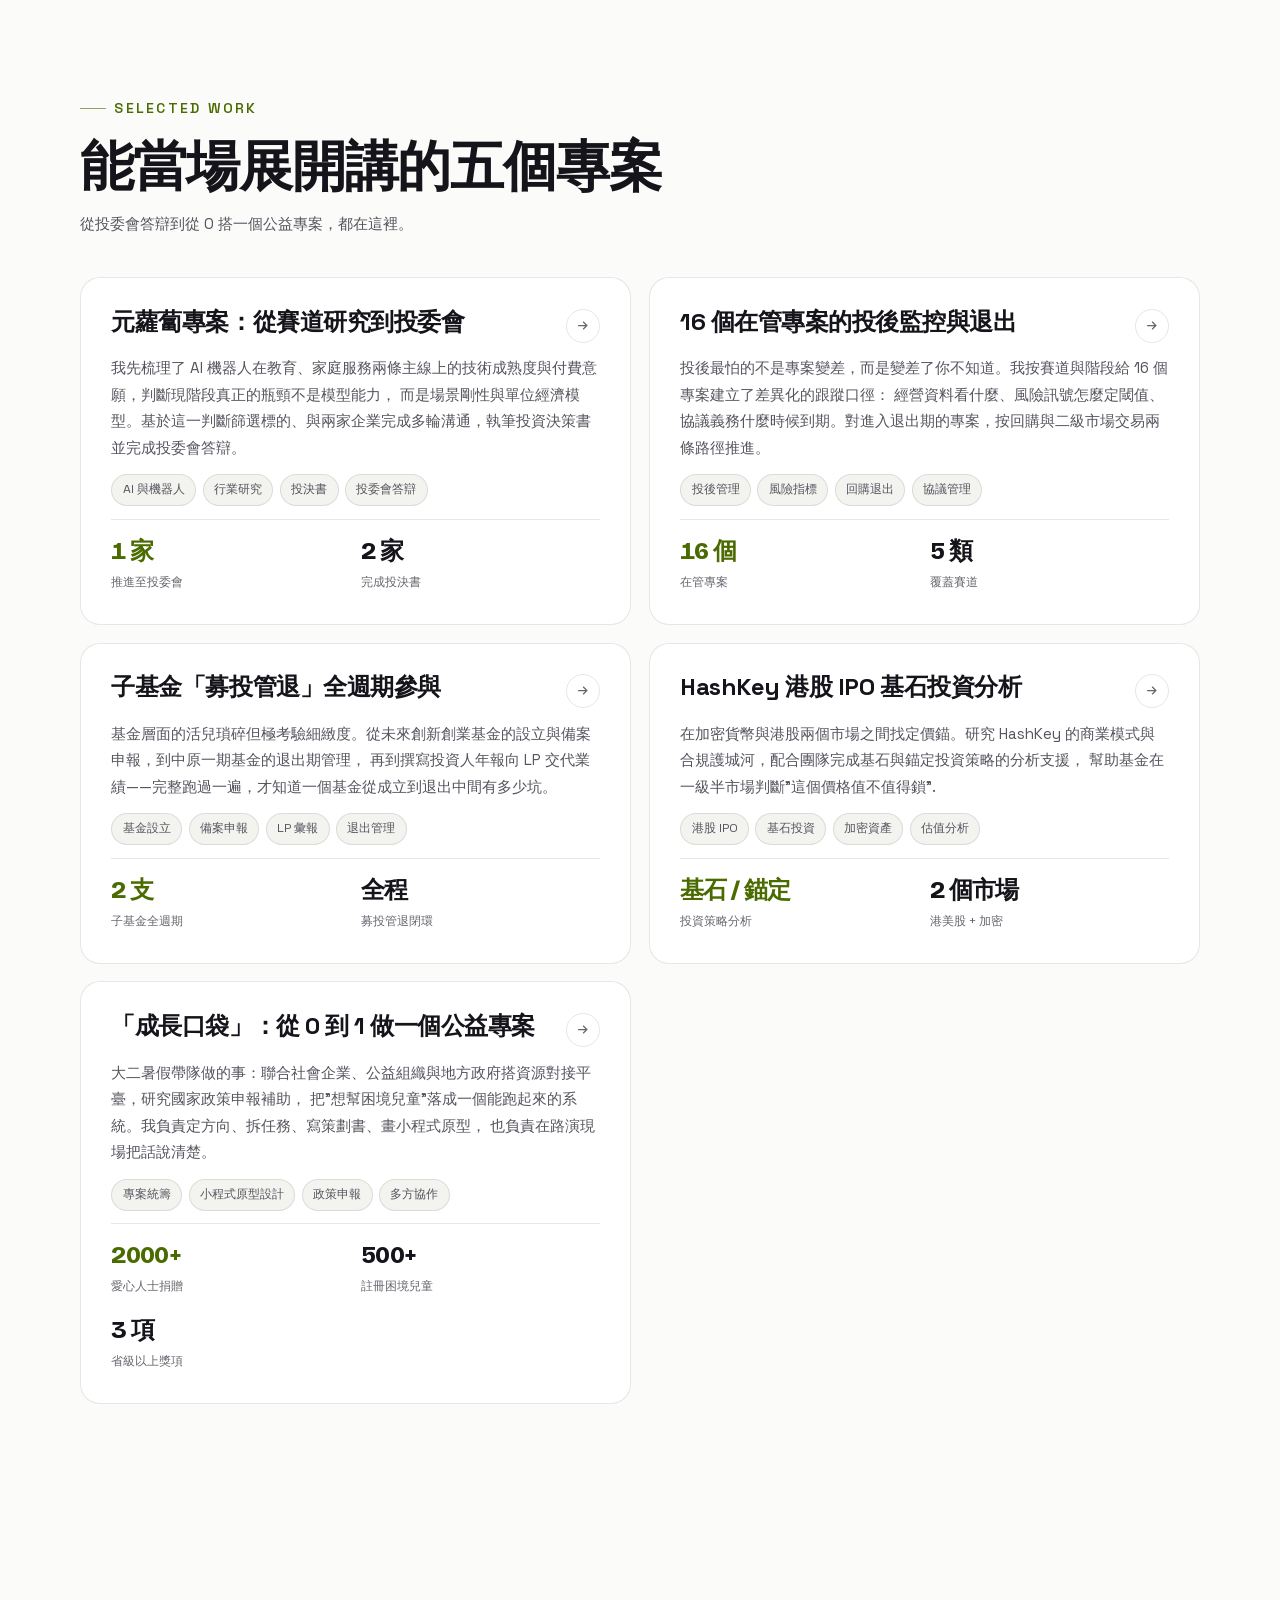
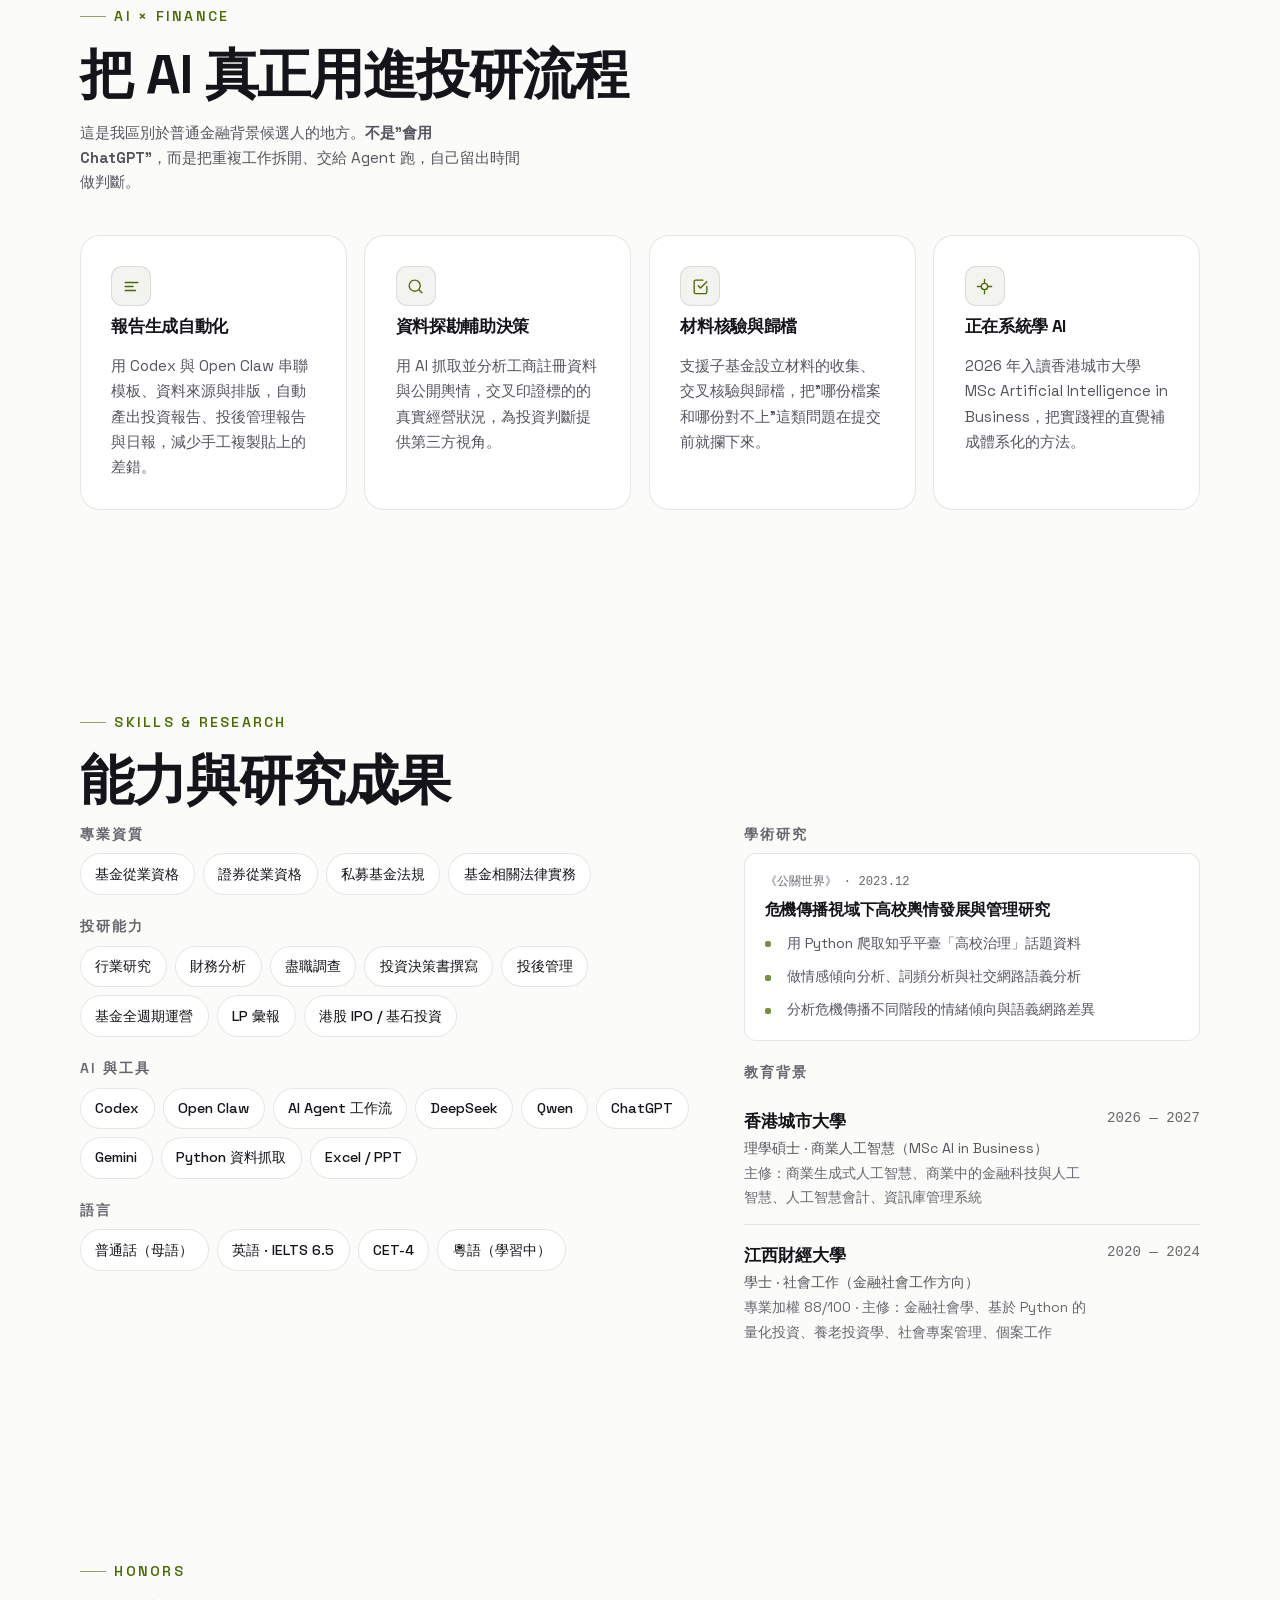
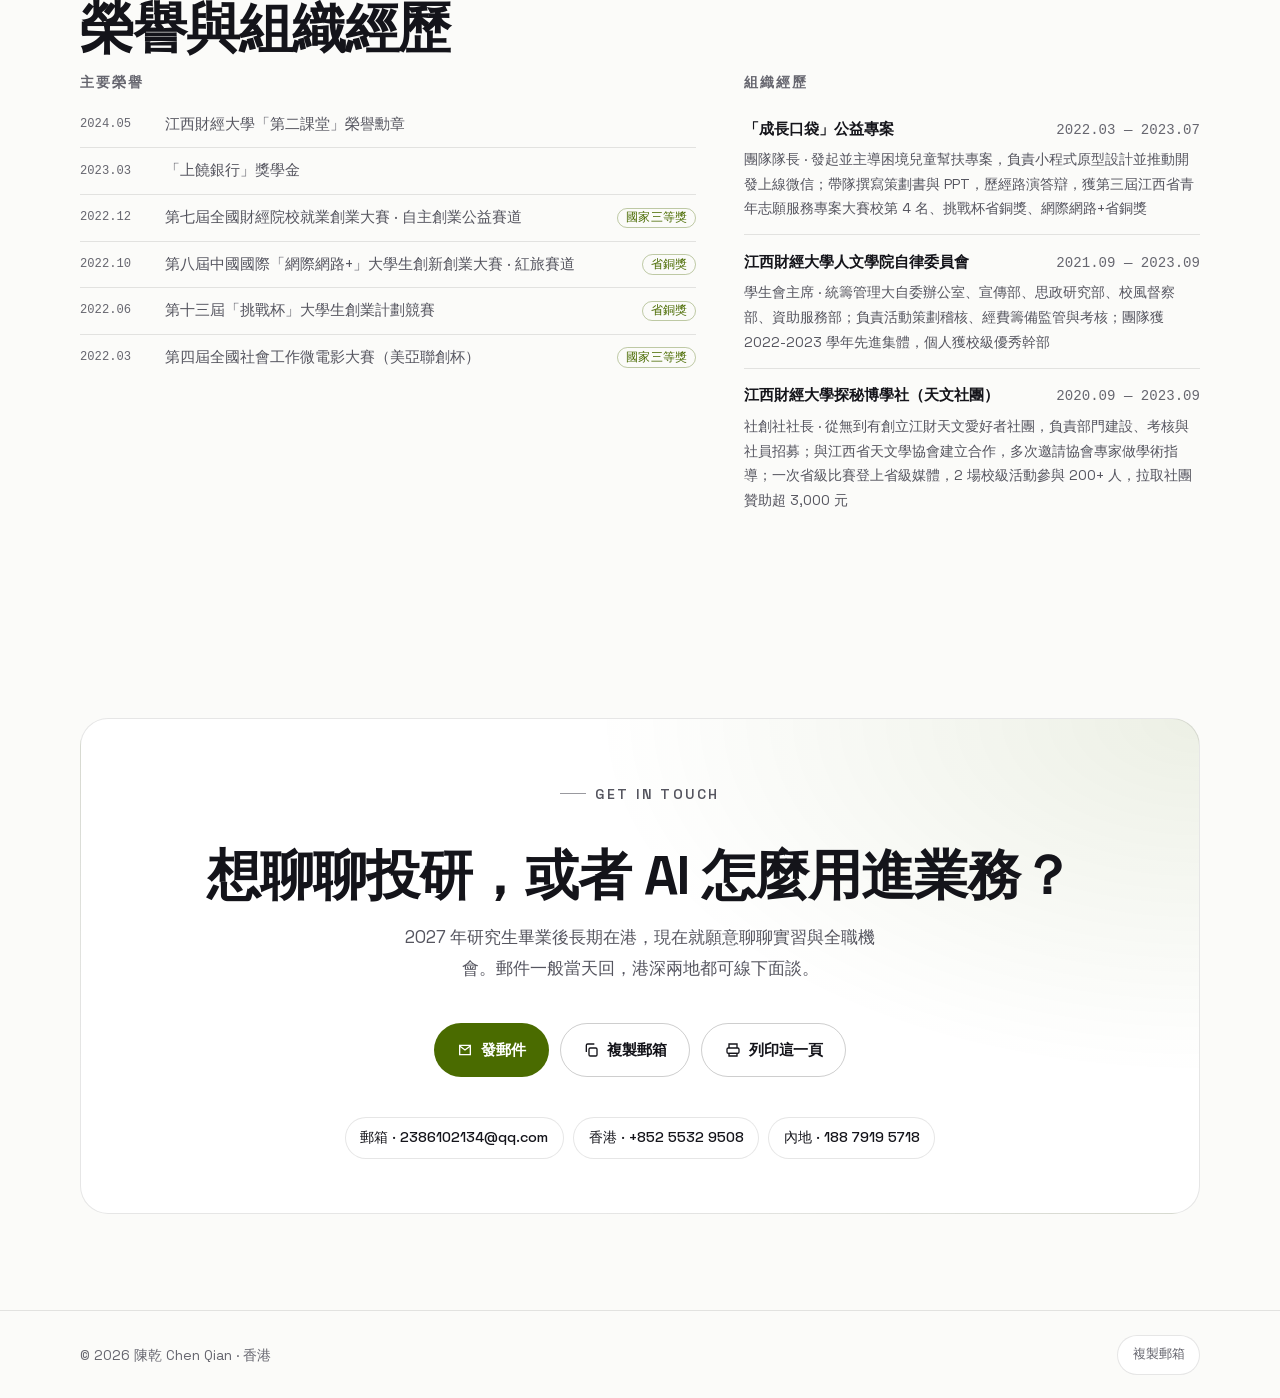
<file: zh-tw/index.html>
<!DOCTYPE html>
<html lang="zh-TW" data-theme="dark">
<head>
<meta charset="UTF-8">
<meta name="viewport" content="width=device-width, initial-scale=1">

<!-- ✏️ 改這裡：瀏覽器標籤標題 + 微信/領英分享卡片文案 -->
<title>陳乾 · 戰略投資 × AI 金融科技 | 校招/實習</title>
<meta name="description" content="港城大 AI in Business 碩士在讀｜前海母基金投資業務組實習生：撰寫投決案推動元蘿蔔上投委會，直管 16 個投後專案，參與 HashKey 港股 IPO 基石投資分析。用 AI 重構投研流程。">
<meta name="theme-color" content="#0a0a0c">
<meta name="author" content="Chen Qian">
<link rel="canonical" href="https://cq-cq2333.github.io/zh-tw/">

<meta property="og:type" content="profile">
<meta property="og:url" content="https://cq-cq2333.github.io/zh-tw/">
<meta property="og:title" content="陳乾 · 戰略投資 × AI 金融科技">
<meta property="og:description" content="撰寫投決案推動元蘿蔔上投委會，直管 16 個投後專案，參與 HashKey 港股 IPO 基石投資分析。港城大 AI in Business 碩士在讀，2027 屆校招。">
<meta property="og:image" content="https://cq-cq2333.github.io/assets/img/og-cover.jpg">
<meta property="og:image:width" content="1200">
<meta property="og:image:height" content="630">
<meta property="og:site_name" content="陳乾 · 個人主頁">
<meta name="twitter:card" content="summary_large_image">

<link rel="icon" href="../assets/img/favicon.svg" type="image/svg+xml">
<link rel="alternate" hreflang="zh-CN" href="https://cq-cq2333.github.io/">
<link rel="alternate" hreflang="zh-TW" href="https://cq-cq2333.github.io/zh-tw/">
<link rel="alternate" hreflang="en" href="https://cq-cq2333.github.io/en/">
<link rel="alternate" hreflang="x-default" href="https://cq-cq2333.github.io/en/">

<link rel="preload" href="../assets/fonts/bricolage-var.woff2" as="font" type="font/woff2" crossorigin>
<link rel="stylesheet" href="../assets/css/style.css">

<!-- 防主題閃爍：必須在樣式載入前同步執行 -->
<script>
  (function () {
    try {
      var t = localStorage.getItem('theme');
      if (!t) t = window.matchMedia('(prefers-color-scheme: light)').matches ? 'light' : 'dark';
      document.documentElement.setAttribute('data-theme', t);
    } catch (e) {}
  })();
</script>
</head>
<body>

<a class="skip-link" href="#main">跳到主要內容</a>

<!-- ===================== 頂部導航 ===================== -->
<header class="nav">
  <div class="wrap nav-inner">
    <!-- ✏️ 左上角署名 -->
    <a class="brand" href="#top">陳乾<span>.</span></a>

    <nav class="nav-links" aria-label="頁面導航">
      <a href="#results">成果</a>
      <a href="#experience">經歷</a>
      <a href="#projects">案例</a>
      <a href="#ai">AI 落地</a>
      <a href="#skills">能力</a>
      <a href="#contact">聯絡</a>
    </nav>

    <div class="nav-actions">
      <div class="lang-switch" role="group" aria-label="語言 / Language">
        <a href="../" onclick="try{localStorage.setItem('lang','zh')}catch(e){}">簡</a>
        <a href="./" class="active" aria-current="true" onclick="try{localStorage.setItem('lang','zh-tw')}catch(e){}">繁</a>
        <a href="../en/" onclick="try{localStorage.setItem('lang','en')}catch(e){}">EN</a>
      </div>
      <button class="icon-btn no-print" id="theme-toggle" type="button" aria-label="切換深淺色主題">
        <svg viewBox="0 0 24 24" aria-hidden="true"><path d="M21 12.8A9 9 0 1111.2 3a7 7 0 009.8 9.8z"/></svg>
      </button>
      <a class="btn btn-ghost btn-sm no-print" href="#contact">聊一聊</a>
    </div>
  </div>
</header>

<main id="main">

  <!-- ===================== Hero 首屏 ===================== -->
  <section class="hero wrap" id="top">
    <!-- ✏️ 求職狀態 -->
    <p class="hero-tag">
      <span class="dot" aria-hidden="true"></span>
      香港城市大學 AI in Business 碩士在讀 · 2027 屆校招 / 實習 · 正在尋找投研與 AI 方向的機會
    </p>

    <!-- ✏️ 手機上的圓形頭像（桌面端隱藏，桌面端用右側大圖） -->
    <div class="hero-avatar" aria-hidden="true">
      <img src="../assets/img/portrait/portrait-cutout-400.webp" alt="" width="76" height="115" decoding="async">
    </div>

    <!-- ✏️ 姓名 + 定位語 -->
    <h1>陳乾<br><span class="accent-line">專注戰略投資，<br>與 AI 金融科技</span></h1>

    <!-- ✏️ 一句話定位：雙線並投的核心敘事 -->
    <p class="hero-sub">
      在前海母基金投資業務組做過投研與投後，<strong>撰寫投決案把「元蘿蔔」推上投委會</strong>，直接管理 16 個投後專案；
      參與 HashKey 港股 IPO 基石及錨定投資策略分析。現在在港城大讀 AI in Business，
      <strong>用 Codex 和 Agent 把投研流程重做了一遍</strong>。
    </p>

    <div class="hero-cta">
      <a class="btn btn-primary" href="#contact">
        <svg viewBox="0 0 24 24" aria-hidden="true"><path d="M4 5h16v14H4z"/><path d="M4 6l8 6 8-6"/></svg>
        聯絡我
      </a>
      <button class="btn btn-ghost" type="button" data-copy="2386102134@qq.com">
        <svg viewBox="0 0 24 24" aria-hidden="true"><rect x="9" y="9" width="12" height="12" rx="2"/><path d="M5 15V5a2 2 0 012-2h10"/></svg>
        複製郵箱
      </button>
      <a class="btn btn-ghost no-print" href="#results">
        <svg viewBox="0 0 24 24" aria-hidden="true"><path d="M12 3v12M7 10l5 5 5-5"/><path d="M5 21h14"/></svg>
        先看成果
      </a>
    </div>

    <!-- ✏️ 右列：證件照 + 關鍵數字（桌面端獨立成列） -->
    <aside class="hero-aside">

    <!-- ✏️ 證件照：換照片時替換 ../assets/img/portrait/ 下的同名檔案即可 -->
    <figure class="hero-photo">
      <div class="portrait-card">
        <picture>
          <!-- 透明底版本（WebP，19–34 KB），在深色頁面上自然融合 -->
          <source type="image/webp"
                  srcset="../assets/img/portrait/portrait-cutout-400.webp 330w, ../assets/img/portrait/portrait-cutout-640.webp 528w"
                  sizes="(min-width: 1024px) 232px, 108px">
          <!-- 兜底：不支援 WebP 時用白底 JPG -->
          <img src="../assets/img/portrait/portrait-400.jpg"
               sizes="(min-width: 1024px) 232px, 108px"
               width="330" height="500"
               alt="陳乾的證件照" fetchpriority="high" decoding="async">
        </picture>
        <figcaption class="portrait-cap">
          <b>陳乾</b><span>Chen Qian</span>
        </figcaption>
      </div>
    </figure>

    <!-- ✏️ 首屏三個數字：招聘方第一眼看到的東西 -->
    <div class="hero-stats">
      <p class="stats-head">Highlights · 關鍵數字</p>
      <div>
        <div class="stat-num"><span data-count="16">16</span></div>
        <p class="stat-label">直管投後專案</p>
      </div>
      <div>
        <div class="stat-num"><span data-count="2">2</span><span class="unit">個</span></div>
        <p class="stat-label">主導撰寫投決案</p>
      </div>
      <div>
        <div class="stat-num"><span data-count="5">5</span><span class="unit">類</span></div>
        <p class="stat-label">跨賽道覆蓋經驗</p>
      </div>
    </div>
    </aside>

  </section>

  <!-- ===================== 成果速覽 Bento ===================== -->
  <section class="section wrap" id="results">
    <p class="eyebrow">Highlights</p>
    <h2 class="section-title">做過什麼</h2>
    <p class="section-lede">六件有數字、有結論的事，一眼看完。</p>

    <div class="bento">

      <!-- ✏️ 主推成果：大卡（佔 2 列 2 行） -->
      <article class="card span-2 tall reveal">
        <p class="card-kicker">Lead Deal</p>
        <div class="card-num"><span data-count="16">16</span><span class="unit">個</span></div>
        <h3 class="card-title">撰寫投決案推動元蘿蔔上投委會，同時直管 16 個投後專案</h3>
        <p class="card-text">
          在前海母基金投資業務組期間，深度覆蓋 AI 與機器人賽道，為兩家目標公司撰寫投資建議書，
          推動<b>元蘿蔔（AI 機器人）</b>專案透過投委會決策。判斷的關鍵不在模型能力，
          而在場景剛性與單位經濟模型是否成立。同時直接管理 16 個投後專案，透過回購及二級市場推動退出期專案按時退出。
        </p>
        <div class="tags" style="margin-top:1rem">
          <span class="tag">AI / 機器人</span><span class="tag">投決書</span><span class="tag">投後管理</span><span class="tag">退出執行</span>
        </div>
      </article>

      <!-- ✏️ 其餘成果卡，每張一個數字 + 一句結論 -->
      <article class="card reveal">
        <p class="card-kicker">Portfolio</p>
        <div class="card-num"><span data-count="5">5</span><span class="unit">類</span></div>
        <h3 class="card-title">投後專案覆蓋賽道</h3>
        <p class="card-text">新材料、教育、房地產、金融、機器人，定期跟蹤財務與風險狀況。</p>
      </article>

      <article class="card reveal">
        <p class="card-kicker">Wealth</p>
        <div class="card-num"><span data-count="8">8</span><span class="unit">%</span></div>
        <h3 class="card-title">客戶資產年化收益</h3>
        <p class="card-text">在精進諮詢為高淨值客戶做資產配置，將年化收益率提升至 8%。</p>
      </article>

      <article class="card reveal">
        <p class="card-kicker">IPO</p>
        <div class="card-num">HashKey</div>
        <h3 class="card-title">港股 IPO 基石投資分析</h3>
        <p class="card-text">研究加密貨幣與港股市場，參與基石與錨定投資策略分析。</p>
      </article>

      <article class="card reveal">
        <p class="card-kicker">Full Cycle</p>
        <div class="card-num"><span data-count="2">2</span><span class="unit">支</span></div>
        <h3 class="card-title">子基金全流程參與</h3>
        <p class="card-text">從設立、募集、申報到退出全程跟進，含未來創新創業基金與中原一期基金。</p>
      </article>

      <article class="card reveal wide">
        <p class="card-kicker">Automation</p>
        <div class="card-num"><span data-count="3">3</span><span class="unit">類</span></div>
        <h3 class="card-title">AI 自動化報告</h3>
        <p class="card-text">用 Codex / Open Claw 自動生成投資報告、投後管理報告與日報，把重複工作交給機器。</p>
      </article>
    </div>
  </section>

  <!-- ===================== 工作經歷 ===================== -->
  <section class="section wrap" id="experience">
    <p class="eyebrow">Experience</p>
    <h2 class="section-title">工作與實習經歷</h2>
    <p class="section-lede">三段實習，一條從銀行櫃檯到一級市場的線。</p>

    <div class="timeline">

      <!-- ✏️ 經歷 1 -->
      <article class="job">
        <div class="job-head">
          <div class="job-meta">
            <h3 class="job-role">跨境商務資訊諮詢實習</h3>
            <span class="job-company">深圳市精進資訊諮詢有限公司</span>
          </div>
          <span class="job-date">2026.06 — 2026.08</span>
        </div>
        <ul class="job-list">
          <li><b>行業知識培訓</b>：完成金融保險行業概況、跨境商務資訊、升學資訊、置業資訊、身份規劃政策及稅務基礎等模組的系統培訓</li>
          <li><b>客戶理財規劃</b>：收集整理並分析商務資訊，為高淨值客戶提供理財規劃與跨境相關服務，<b>透過資產配置將年化收益率提升至 8%</b></li>
          <li><b>資質</b>：實習期內完成相關行業專業資格認證</li>
        </ul>
      </article>

      <!-- ✏️ 經歷 2（核心） -->
      <article class="job">
        <div class="job-head">
          <div class="job-meta">
            <h3 class="job-role">投資業務組實習生 <span style="font-size:.5em;color:var(--accent);vertical-align:middle">核心經歷</span></h3>
            <span class="job-company">前海母基金股權投資（深圳）有限公司</span>
          </div>
          <span class="job-date">2025.09 — 2026.03</span>
        </div>
        <ul class="job-list">
          <li><b>投資研究與投後管理</b>：深度覆蓋 AI 與機器人賽道，撰寫兩家目標公司投資建議書，推動<b>元蘿蔔</b>專案透過投委會決策；研究加密貨幣與港股市場，參與 <b>HashKey 港股 IPO</b> 基石及錨定投資策略分析</li>
          <li><b>投後專案監控</b>：直接管理 <b>16 個</b> 投後專案（新材料、教育、房地產、金融、機器人），定期跟蹤財務與風險狀況，處理協議事宜，透過回購及二級市場實現退出期專案按時退出</li>
          <li><b>子基金全流程</b>：深度參與子基金從設立、募集、申報到退出的完整生命週期，含未來創新創業投資基金籌建與申報、中原一期基金退出階段管理；撰寫投資人年報向 LP 彙報基金表現</li>
          <li><b>AI 賦能投資工作流</b>：用 Codex 與 Open Claw 自動化生成投資報表、投後管理報告及日報；支援子基金設立材料的收集、交叉核對與歸檔；運用 AI 分析工商及輿情資料，輔助投資決策</li>
        </ul>
      </article>

      <!-- ✏️ 經歷 3 -->
      <article class="job">
        <div class="job-head">
          <div class="job-meta">
            <h3 class="job-role">助理實習生</h3>
            <span class="job-company">中國工商銀行 溫圳支行</span>
          </div>
          <span class="job-date">2024.04 — 2024.07</span>
        </div>
        <ul class="job-list">
          <li><b>客戶服務與諮詢</b>：為客戶提供諮詢服務，協助分析外幣匯率、利率變化趨勢與金融動態；回訪客戶、更新理財需求資訊，收集分析服務滿意度並維護客戶資料庫</li>
          <li><b>業務培訓與辦理</b>：協助大堂經理處理銀行卡辦理、跨境轉賬匯款、外幣兌換等業務；參與行內培訓，掌握各業務條線基礎產品知識，強化合規與風控意識</li>
        </ul>
      </article>

    </div>
  </section>

  <!-- ===================== 精選案例 ===================== -->
  <section class="section wrap" id="projects">
    <p class="eyebrow">Selected Work</p>
    <h2 class="section-title">能當場展開講的五個專案</h2>
    <p class="section-lede">從投委會答辯到從 0 搭一個公益專案，都在這裡。</p>

    <div class="projects">

      <!-- ✏️ 案例 1 -->
      <article class="card project reveal">
        <div class="project-head">
          <h3 class="project-title">元蘿蔔專案：從賽道研究到投委會</h3>
          <span class="project-arrow" aria-hidden="true"><svg viewBox="0 0 24 24" width="15" height="15" fill="none" stroke="currentColor" stroke-width="2"><path d="M5 12h14M13 6l6 6-6 6"/></svg></span>
        </div>
        <p class="project-desc">
          我先梳理了 AI 機器人在教育、家庭服務兩條主線上的技術成熟度與付費意願，判斷現階段真正的瓶頸不是模型能力，
          而是場景剛性與單位經濟模型。基於這一判斷篩選標的、與兩家企業完成多輪溝通，執筆投資決策書並完成投委會答辯。
        </p>
        <div class="tags">
          <span class="tag">AI 與機器人</span><span class="tag">行業研究</span><span class="tag">投決書</span><span class="tag">投委會答辯</span>
        </div>
        <div class="metrics">
          <div><div class="metric-val up">1 家</div><div class="metric-key">推進至投委會</div></div>
          <div><div class="metric-val">2 家</div><div class="metric-key">完成投決書</div></div>
        </div>
      </article>

      <!-- ✏️ 案例 2 -->
      <article class="card project reveal">
        <div class="project-head">
          <h3 class="project-title">16 個在管專案的投後監控與退出</h3>
          <span class="project-arrow" aria-hidden="true"><svg viewBox="0 0 24 24" width="15" height="15" fill="none" stroke="currentColor" stroke-width="2"><path d="M5 12h14M13 6l6 6-6 6"/></svg></span>
        </div>
        <p class="project-desc">
          投後最怕的不是專案變差，而是變差了你不知道。我按賽道與階段給 16 個專案建立了差異化的跟蹤口徑：
          經營資料看什麼、風險訊號怎麼定閾值、協議義務什麼時候到期。對進入退出期的專案，按回購與二級市場交易兩條路徑推進。
        </p>
        <div class="tags">
          <span class="tag">投後管理</span><span class="tag">風險指標</span><span class="tag">回購退出</span><span class="tag">協議管理</span>
        </div>
        <div class="metrics">
          <div><div class="metric-val up">16 個</div><div class="metric-key">在管專案</div></div>
          <div><div class="metric-val">5 類</div><div class="metric-key">覆蓋賽道</div></div>
        </div>
      </article>

      <!-- ✏️ 案例 3 -->
      <article class="card project reveal">
        <div class="project-head">
          <h3 class="project-title">子基金「募投管退」全週期參與</h3>
          <span class="project-arrow" aria-hidden="true"><svg viewBox="0 0 24 24" width="15" height="15" fill="none" stroke="currentColor" stroke-width="2"><path d="M5 12h14M13 6l6 6-6 6"/></svg></span>
        </div>
        <p class="project-desc">
          基金層面的活兒瑣碎但極考驗細緻度。從未來創新創業基金的設立與備案申報，到中原一期基金的退出期管理，
          再到撰寫投資人年報向 LP 交代業績——完整跑過一遍，才知道一個基金從成立到退出中間有多少坑。
        </p>
        <div class="tags">
          <span class="tag">基金設立</span><span class="tag">備案申報</span><span class="tag">LP 彙報</span><span class="tag">退出管理</span>
        </div>
        <div class="metrics">
          <div><div class="metric-val up">2 支</div><div class="metric-key">子基金全週期</div></div>
          <div><div class="metric-val">全程</div><div class="metric-key">募投管退閉環</div></div>
        </div>
      </article>

      <!-- ✏️ 案例 4 -->
      <article class="card project reveal">
        <div class="project-head">
          <h3 class="project-title">HashKey 港股 IPO 基石投資分析</h3>
          <span class="project-arrow" aria-hidden="true"><svg viewBox="0 0 24 24" width="15" height="15" fill="none" stroke="currentColor" stroke-width="2"><path d="M5 12h14M13 6l6 6-6 6"/></svg></span>
        </div>
        <p class="project-desc">
          在加密貨幣與港股兩個市場之間找定價錨。研究 HashKey 的商業模式與合規護城河，配合團隊完成基石與錨定投資策略的分析支援，
          幫助基金在一級半市場判斷"這個價格值不值得鎖".
        </p>
        <div class="tags">
          <span class="tag">港股 IPO</span><span class="tag">基石投資</span><span class="tag">加密資產</span><span class="tag">估值分析</span>
        </div>
        <div class="metrics">
          <div><div class="metric-val up">基石 / 錨定</div><div class="metric-key">投資策略分析</div></div>
          <div><div class="metric-val">2 個市場</div><div class="metric-key">港美股 + 加密</div></div>
        </div>
      </article>

      <!-- ✏️ 案例 5（公益專案：證明從 0 到 1 的推動力） -->
      <article class="card project reveal">
        <div class="project-head">
          <h3 class="project-title">「成長口袋」：從 0 到 1 做一個公益專案</h3>
          <span class="project-arrow" aria-hidden="true"><svg viewBox="0 0 24 24" width="15" height="15" fill="none" stroke="currentColor" stroke-width="2"><path d="M5 12h14M13 6l6 6-6 6"/></svg></span>
        </div>
        <p class="project-desc">
          大二暑假帶隊做的事：聯合社會企業、公益組織與地方政府搭資源對接平臺，研究國家政策申報補助，
          把"想幫困境兒童"落成一個能跑起來的系統。我負責定方向、拆任務、寫策劃書、畫小程式原型，
          也負責在路演現場把話說清楚。
        </p>
        <div class="tags">
          <span class="tag">專案統籌</span><span class="tag">小程式原型設計</span><span class="tag">政策申報</span><span class="tag">多方協作</span>
        </div>
        <div class="metrics">
          <div><div class="metric-val up">2000+</div><div class="metric-key">愛心人士捐贈</div></div>
          <div><div class="metric-val">500+</div><div class="metric-key">註冊困境兒童</div></div>
          <div><div class="metric-val">3 項</div><div class="metric-key">省級以上獎項</div></div>
        </div>
      </article>

    </div>
  </section>

  <!-- ===================== AI 落地（差異化模組） ===================== -->
  <section class="section wrap" id="ai">
    <p class="eyebrow">AI × Finance</p>
    <h2 class="section-title">把 AI 真正用進投研流程</h2>
    <p class="section-lede">
      這是我區別於普通金融背景候選人的地方。<b>不是"會用 ChatGPT"</b>，而是把重複工作拆開、交給 Agent 跑，自己留出時間做判斷。
    </p>

    <div class="ai-grid">
      <article class="card reveal ai-card">
        <div class="ai-icon" aria-hidden="true">
          <svg viewBox="0 0 24 24"><path d="M4 7h16M4 12h10M4 17h13"/></svg>
        </div>
        <h3 class="card-title">報告生成自動化</h3>
        <p class="card-text">用 Codex 與 Open Claw 串聯模板、資料來源與排版，自動產出投資報告、投後管理報告與日報，減少手工複製貼上的差錯。</p>
      </article>

      <article class="card reveal ai-card">
        <div class="ai-icon" aria-hidden="true">
          <svg viewBox="0 0 24 24"><circle cx="11" cy="11" r="7"/><path d="M20 20l-3.5-3.5"/></svg>
        </div>
        <h3 class="card-title">資料探勘輔助決策</h3>
        <p class="card-text">用 AI 抓取並分析工商註冊資料與公開輿情，交叉印證標的的真實經營狀況，為投資判斷提供第三方視角。</p>
      </article>

      <article class="card reveal ai-card">
        <div class="ai-icon" aria-hidden="true">
          <svg viewBox="0 0 24 24"><path d="M9 11l3 3 8-8"/><path d="M20 12v7a2 2 0 01-2 2H6a2 2 0 01-2-2V6a2 2 0 012-2h9"/></svg>
        </div>
        <h3 class="card-title">材料核驗與歸檔</h3>
        <p class="card-text">支援子基金設立材料的收集、交叉核驗與歸檔，把"哪份檔案和哪份對不上"這類問題在提交前就攔下來。</p>
      </article>

      <article class="card reveal ai-card">
        <div class="ai-icon" aria-hidden="true">
          <svg viewBox="0 0 24 24"><path d="M12 3v4M12 17v4M3 12h4M17 12h4"/><circle cx="12" cy="12" r="4"/></svg>
        </div>
        <h3 class="card-title">正在系統學 AI</h3>
        <p class="card-text">2026 年入讀香港城市大學 MSc Artificial Intelligence in Business，把實踐裡的直覺補成體系化的方法。</p>
      </article>
    </div>
  </section>

  <!-- ===================== 學術研究與能力 ===================== -->
  <section class="section wrap" id="skills">
    <p class="eyebrow">Skills &amp; Research</p>
    <h2 class="section-title">能力與研究成果</h2>

    <div class="two-col">
      <div>
        <div class="skill-group">
          <h3>專業資質</h3>
          <div class="skill-pills">
            <span class="pill">基金從業資格</span>
            <span class="pill">證券從業資格</span>
            <span class="pill">私募基金法規</span>
            <span class="pill">基金相關法律實務</span>
          </div>
        </div>

        <div class="skill-group">
          <h3>投研能力</h3>
          <div class="skill-pills">
            <span class="pill">行業研究</span>
            <span class="pill">財務分析</span>
            <span class="pill">盡職調查</span>
            <span class="pill">投資決策書撰寫</span>
            <span class="pill">投後管理</span>
            <span class="pill">基金全週期運營</span>
            <span class="pill">LP 彙報</span>
            <span class="pill">港股 IPO / 基石投資</span>
          </div>
        </div>

        <div class="skill-group">
          <h3>AI 與工具</h3>
          <div class="skill-pills">
            <span class="pill">Codex</span>
            <span class="pill">Open Claw</span>
            <span class="pill">AI Agent 工作流</span>
            <span class="pill">DeepSeek</span>
            <span class="pill">Qwen</span>
            <span class="pill">ChatGPT</span>
            <span class="pill">Gemini</span>
            <span class="pill">Python 資料抓取</span>
            <span class="pill">Excel / PPT</span>
          </div>
        </div>

        <div class="skill-group">
          <h3>語言</h3>
          <div class="skill-pills">
            <span class="pill">普通話（母語）</span>
            <span class="pill">英語 · IELTS 6.5</span>
            <span class="pill">CET-4</span>
            <span class="pill">粵語（學習中）</span>
          </div>
        </div>
      </div>

      <div>
        <div class="skill-group">
          <h3>學術研究</h3>
          <article class="paper">
            <p class="paper-meta">《公關世界》 · 2023.12</p>
            <h4 class="paper-title">危機傳播視域下高校輿情發展與管理研究</h4>
            <ul class="job-list" style="margin-top:.6rem">
              <li>用 Python 爬取知乎平臺「高校治理」話題資料</li>
              <li>做情感傾向分析、詞頻分析與社交網路語義分析</li>
              <li>分析危機傳播不同階段的情緒傾向與語義網路差異</li>
            </ul>
          </article>
        </div>

        <div class="skill-group">
          <h3>教育背景</h3>
          <div class="edu-item">
            <div>
              <div class="edu-main">香港城市大學</div>
              <div class="edu-sub">理學碩士 · 商業人工智慧（MSc AI in Business）<br><span style="color:var(--text-faint)">主修：商業生成式人工智慧、商業中的金融科技與人工智慧、人工智慧會計、資訊庫管理系統</span></div>
            </div>
            <span class="edu-year">2026 — 2027</span>
          </div>
          <div class="edu-item">
            <div>
              <div class="edu-main">江西財經大學</div>
              <div class="edu-sub">學士 · 社會工作（金融社會工作方向）<br><span style="color:var(--text-faint)">專業加權 88/100 · 主修：金融社會學、基於 Python 的量化投資、養老投資學、社會專案管理、個案工作</span></div>
            </div>
            <span class="edu-year">2020 — 2024</span>
          </div>
        </div>
      </div>
    </div>
  </section>

  <!-- ===================== 榮譽與校園 ===================== -->
  <section class="section wrap" id="honors">
    <p class="eyebrow">Honors</p>
    <h2 class="section-title">榮譽與組織經歷</h2>

    <div class="two-col">
      <div>
        <div class="skill-group">
          <h3>主要榮譽</h3>
          <ul class="honor-list">
            <li><span class="honor-date">2024.05</span><span class="honor-name">江西財經大學「第二課堂」榮譽勳章</span></li>
            <li><span class="honor-date">2023.03</span><span class="honor-name">「上饒銀行」獎學金</span></li>
            <li><span class="honor-date">2022.12</span><span class="honor-name">第七屆全國財經院校就業創業大賽 · 自主創業公益賽道</span><span class="honor-award">國家三等獎</span></li>
            <li><span class="honor-date">2022.10</span><span class="honor-name">第八屆中國國際「網際網路+」大學生創新創業大賽 · 紅旅賽道</span><span class="honor-award">省銅獎</span></li>
            <li><span class="honor-date">2022.06</span><span class="honor-name">第十三屆「挑戰杯」大學生創業計劃競賽</span><span class="honor-award">省銅獎</span></li>
            <li><span class="honor-date">2022.03</span><span class="honor-name">第四屆全國社會工作微電影大賽（美亞聯創杯）</span><span class="honor-award">國家三等獎</span></li>
          </ul>
        </div>
      </div>

      <div>
        <div class="skill-group">
          <h3>組織經歷</h3>
          <div class="org">
            <div class="org-head"><b>「成長口袋」公益專案</b><span class="edu-year">2022.03 — 2023.07</span></div>
            <p class="edu-sub">團隊隊長 · 發起並主導困境兒童幫扶專案，負責小程式原型設計並推動開發上線微信；帶隊撰寫策劃書與 PPT，歷經路演答辯，獲第三屆江西省青年志願服務專案大賽校第 4 名、挑戰杯省銅獎、網際網路+省銅獎</p>
          </div>
          <div class="org">
            <div class="org-head"><b>江西財經大學人文學院自律委員會</b><span class="edu-year">2021.09 — 2023.09</span></div>
            <p class="edu-sub">學生會主席 · 統籌管理大自委辦公室、宣傳部、思政研究部、校風督察部、資助服務部；負責活動策劃稽核、經費籌備監管與考核；團隊獲 2022-2023 學年先進集體，個人獲校級優秀幹部</p>
          </div>
          <div class="org">
            <div class="org-head"><b>江西財經大學探秘博學社（天文社團）</b><span class="edu-year">2020.09 — 2023.09</span></div>
            <p class="edu-sub">社創社社長 · 從無到有創立江財天文愛好者社團，負責部門建設、考核與社員招募；與江西省天文學協會建立合作，多次邀請協會專家做學術指導；一次省級比賽登上省級媒體，2 場校級活動參與 200+ 人，拉取社團贊助超 3,000 元</p>
          </div>
        </div>
      </div>
    </div>
  </section>

  <!-- ===================== 聯絡 ===================== -->
  <section class="section wrap" id="contact">
    <div class="contact-card reveal">
      <p class="eyebrow" style="justify-content:center">Get in touch</p>
      <h2>想聊聊投研，或者 AI 怎麼用進業務？</h2>
      <p>2027 年研究生畢業後長期在港，現在就願意聊聊實習與全職機會。郵件一般當天回，港深兩地都可線下面談。</p>

      <div class="contact-actions">
        <a class="btn btn-primary" href="mailto:2386102134@qq.com?subject=%E7%9C%8B%E4%BA%86%E4%BD%A0%E7%9A%84%E4%B8%AA%E4%BA%BA%E4%B8%BB%E9%A1%B5">
          <svg viewBox="0 0 24 24" aria-hidden="true"><path d="M4 5h16v14H4z"/><path d="M4 6l8 6 8-6"/></svg>
          發郵件
        </a>
        <button class="btn btn-ghost" type="button" data-copy="2386102134@qq.com">
          <svg viewBox="0 0 24 24" aria-hidden="true"><rect x="9" y="9" width="12" height="12" rx="2"/><path d="M5 15V5a2 2 0 012-2h10"/></svg>
          複製郵箱
        </button>
        <a class="btn btn-ghost no-print" href="#top" onclick="window.print();return false;">
          <svg viewBox="0 0 24 24" aria-hidden="true"><path d="M6 9V3h12v6"/><rect x="3" y="9" width="18" height="8" rx="2"/><path d="M6 17h12v4H6z"/></svg>
          列印這一頁
        </a>
      </div>

      <!-- ✏️ 聯絡方式：點選即可複製 -->
      <div class="copy-row">
        <button class="pill copy-pill" type="button" data-copy="2386102134@qq.com">
          郵箱 · 2386102134@qq.com
        </button>
        <button class="pill copy-pill" type="button" data-copy="+852 5532 9508">
          香港 · +852 5532 9508
        </button>
        <button class="pill copy-pill" type="button" data-copy="18879195718">
          內地 · 188 7919 5718
        </button>
      </div>
    </div>
  </section>

</main>

<!-- ===================== Footer ===================== -->
<footer class="footer">
  <div class="wrap footer-inner">
    <p>© <span id="year">2026</span> 陳乾 Chen Qian · 香港</p>
    <p class="no-print">
      <button class="pill" type="button" data-copy="2386102134@qq.com" style="font-size:.82rem">複製郵箱</button>
    </p>
  </div>
</footer>

<div class="toast" id="toast" role="status" aria-live="polite"></div>

<script src="../assets/js/main.js" defer></script>
</body>
</html>
</file>
<file: assets/css/style.css>
/* ==========================================================================
   设计系统 · 暗色先锋 Bento
   改主题色只改 :root 里的 --accent 一行即可全站生效
   ========================================================================== */

/* ---------- 1. 自托管可变字体（零外部请求，国内可直连） ---------- */
@font-face {
  font-family: 'Space Grotesk VF';
  src: url('../fonts/space-grotesk-var.woff2') format('woff2-variations'),
       url('../fonts/space-grotesk-var.woff2') format('woff2');
  font-weight: 300 700;
  font-style: normal;
  font-display: swap;
  unicode-range: U+0000-00FF, U+0131, U+0152-0153, U+02BB-02BC, U+02C6, U+02DA,
    U+02DC, U+2000-206F, U+20AC, U+2122, U+2191, U+2193, U+2212, U+2215, U+FEFF, U+FFFD;
}
@font-face {
  font-family: 'Bricolage VF';
  src: url('../fonts/bricolage-var.woff2') format('woff2-variations'),
       url('../fonts/bricolage-var.woff2') format('woff2');
  font-weight: 200 800;
  font-style: normal;
  font-display: swap;
  unicode-range: U+0000-00FF, U+0131, U+0152-0153, U+02BB-02BC, U+02C6, U+02DA,
    U+02DC, U+2000-206F, U+20AC, U+2122, U+2191, U+2193, U+2212, U+2215, U+FEFF, U+FFFD;
}

/* ---------- 2. 设计 tokens ---------- */
:root {
  /* 字体：英文/数字走可变字体，中文走系统栈（0 请求、不牺牲 LCP） */
  --font-zh: 'PingFang SC', 'HarmonyOS Sans SC', 'Microsoft YaHei', 'Source Han Sans SC',
    'Noto Sans CJK SC', 'Hiragino Sans GB', sans-serif;
  --font-sans: 'Space Grotesk VF', var(--font-zh), sans-serif;
  --font-display: 'Bricolage VF', 'Space Grotesk VF', var(--font-zh), sans-serif;
  --font-mono: 'SF Mono', 'JetBrains Mono', ui-monospace, Menlo, monospace;

  /* 节奏 */
  --step--1: clamp(0.82rem, 0.8rem + 0.1vw, 0.9rem);
  --step-0: clamp(1rem, 0.96rem + 0.2vw, 1.09rem);
  --step-1: clamp(1.2rem, 1.1rem + 0.5vw, 1.5rem);
  --step-2: clamp(1.5rem, 1.3rem + 1vw, 2.2rem);
  --step-3: clamp(2rem, 1.5rem + 2.4vw, 3.4rem);
  --step-hero: clamp(2.3rem, 0.9rem + 5.6vw, 4.6rem);

  --space-1: 0.5rem;  --space-2: 1rem;   --space-3: 1.5rem;
  --space-4: 2.5rem;  --space-5: 4rem;   --space-6: 6rem;
  --radius: 20px;  --radius-sm: 12px;
  --maxw: 1200px;
}

/* 暗色（默认） */
:root,
:root[data-theme='dark'] {
  color-scheme: dark;
  --bg: #0a0a0c;
  --bg-elev: #121216;
  --bg-elev-2: #17171d;
  --line: rgba(255, 255, 255, 0.09);
  --line-strong: rgba(255, 255, 255, 0.16);
  --text: #ececf1;
  --text-dim: #a2a2b0;
  --text-faint: #9393a3;
  --accent: #d7ff3e;      /* ✏️ 改主题色只改这一行 */
  --accent-2: #7b8cff;
  --accent-ink: #0a0a0c;  /* accent 背景上的文字色 */
  --glow: rgba(215, 255, 62, 0.14);
  --noise-opacity: 0.035;
}

/* 亮色 */
:root[data-theme='light'] {
  color-scheme: light;
  --bg: #fbfbf9;
  --bg-elev: #ffffff;
  --bg-elev-2: #f3f3ef;
  --line: rgba(10, 10, 12, 0.1);
  --line-strong: rgba(10, 10, 12, 0.2);
  --text: #14141a;
  --text-dim: #55555f;
  --text-faint: #66666f;
  --accent: #4a6b00;
  --accent-2: #2f47d6;
  --accent-ink: #ffffff;
  --glow: rgba(74, 107, 0, 0.1);
  --noise-opacity: 0.02;
}

/* ---------- 3. Reset & base ---------- */
*, *::before, *::after { box-sizing: border-box; }
* { margin: 0; }
html { -webkit-text-size-adjust: 100%; scroll-behavior: smooth; overflow-x: clip; }
@media (prefers-reduced-motion: reduce) { html { scroll-behavior: auto; } }

body {
  background: var(--bg);
  color: var(--text);
  font-family: var(--font-sans);
  font-size: var(--step-0);
  line-height: 1.75;
  font-weight: 400;
  -webkit-font-smoothing: antialiased;
  position: relative;
}

/* 全局质感：噪点 + 顶部光晕（纯 CSS，0 请求） */
body::before {
  content: '';
  position: fixed; inset: 0;
  pointer-events: none; z-index: 1;
  opacity: var(--noise-opacity);
  background-image: url("data:image/svg+xml,%3Csvg xmlns='http://www.w3.org/2000/svg' width='120' height='120'%3E%3Cfilter id='n'%3E%3CfeTurbulence type='fractalNoise' baseFrequency='0.85' numOctaves='3'/%3E%3C/filter%3E%3Crect width='120' height='120' filter='url(%23n)'/%3E%3C/svg%3E");
}
body::after {
  content: '';
  position: fixed; inset: 0 0 auto 0; height: 70vh;
  pointer-events: none; z-index: 0;
  background:
    radial-gradient(60% 50% at 50% 0%, var(--glow), transparent 70%),
    radial-gradient(30% 40% at 85% 10%, rgba(123, 140, 255, 0.08), transparent 70%);
}

img, svg { display: block; max-width: 100%; }
a { color: inherit; text-decoration: none; }
button { font: inherit; color: inherit; background: none; border: 0; cursor: pointer; }
h1, h2, h3 { line-height: 1.1; font-weight: 700; letter-spacing: -0.02em; text-wrap: balance; }
ul { padding: 0; list-style: none; }

:focus-visible {
  outline: 2px solid var(--accent);
  outline-offset: 3px;
  border-radius: 4px;
}

.skip-link {
  position: absolute; left: -9999px; top: 0; z-index: 100;
  background: var(--accent); color: var(--accent-ink);
  padding: 0.7rem 1.2rem; border-radius: 0 0 12px 0; font-weight: 600;
}
.skip-link:focus { left: 0; }

/* ---------- 4. 布局 ---------- */
.wrap { width: 100%; max-width: var(--maxw); margin-inline: auto; padding-inline: clamp(1.1rem, 4vw, 2.5rem); }
main, header, footer { position: relative; z-index: 2; }
.section { padding-block: clamp(3.5rem, 9vw, var(--space-6)); }
html { scroll-padding-top: 80px; }

.eyebrow {
  display: inline-flex; align-items: center; gap: 0.55rem;
  font-size: var(--step--1); font-weight: 600; letter-spacing: 0.16em;
  text-transform: uppercase; color: var(--accent);
  margin-bottom: var(--space-2);
}
.eyebrow::before {
  content: ''; width: 1.6rem; height: 1px; background: currentColor; opacity: 0.6;
}
.section-title { font-size: var(--step-3); margin-bottom: var(--space-2); }
.section-lede {
  color: var(--text-dim);
  max-width: 44ch;
  font-size: 0.95rem;
  line-height: 1.62;
  margin-bottom: var(--space-4);
}

/* ---------- 5. 顶部导航 ---------- */
.nav {
  position: sticky; top: 0; z-index: 50;
  -webkit-backdrop-filter: blur(14px);
          backdrop-filter: blur(14px);
  background: var(--bg); /* 兜底：不支持 color-mix 的旧 Safari 用不透明背景 */
  background: color-mix(in srgb, var(--bg) 78%, transparent);
  border-bottom: 1px solid var(--line);
}
.nav-inner { display: flex; align-items: center; gap: var(--space-3); height: 64px; }
.brand { font-family: var(--font-zh); font-weight: 800; font-size: 1.15rem; letter-spacing: -0.03em; white-space: nowrap; flex: none; }
.brand span { color: var(--accent); }
.nav-links {
  display: flex; gap: 0.15rem; margin-left: auto;
  min-width: 0; flex: 0 1 auto;
  overflow-x: auto; scrollbar-width: none;
  -ms-overflow-style: none;
  -webkit-mask-image: linear-gradient(90deg, transparent 0, #000 12px, #000 calc(100% - 12px), transparent 100%);
          mask-image: linear-gradient(90deg, transparent 0, #000 12px, #000 calc(100% - 12px), transparent 100%);
}
.nav-links::-webkit-scrollbar { display: none; }
.nav-links a { white-space: nowrap; }
@media (max-width: 899px) {
  .nav-inner { height: 60px; gap: 0.6rem; }
  .nav-links { font-size: 0.8rem; }
  .nav-links a { padding: 0.3rem 0.55rem; }
  .nav-actions .btn-ghost { display: none; }
}
/* 窄屏：导航链接整体收进抽屉式横滑，避免最后一项被主题按钮压掉半个字 */
@media (max-width: 560px) {
  .nav-inner { gap: 0.45rem; }
  .brand { font-size: 1.02rem; }
  .nav-links { font-size: 0.76rem; gap: 0; }
  .nav-links a { padding: 0.28rem 0.44rem; }
  .icon-btn { width: 34px; height: 34px; }
  .hero-cta { gap: 0.55rem; }
  .hero-cta .btn { padding: 0.62rem 1rem; font-size: 0.86rem; }
}
.nav-links a {
  padding: 0.4rem 0.75rem; border-radius: 999px; font-size: var(--step--1);
  font-weight: 500; color: var(--text-dim); transition: color 0.2s, background 0.2s;
}
.nav-links a:hover, .nav-links a.is-active { color: var(--text); background: var(--bg-elev-2); }
.nav-links a.is-active { color: var(--accent); }
.nav-actions { display: flex; align-items: center; gap: 0.5rem; margin-left: auto; flex-shrink: 0; }
.nav-links + .nav-actions { margin-left: 0; }

.icon-btn {
  display: grid; place-items: center; width: 38px; height: 38px;
  color: var(--text);
  border: 1px solid var(--line); border-radius: 50%;
  background: var(--bg-elev); transition: border-color 0.2s, transform 0.2s;
}
.icon-btn:hover { border-color: var(--accent); transform: translateY(-1px); }
.icon-btn svg { width: 17px; height: 17px; stroke: currentColor; fill: none; stroke-width: 1.8; }

/* ---------- 6. 按钮 ---------- */
.btn {
  display: inline-flex; align-items: center; gap: 0.5rem;
  padding: 0.8rem 1.4rem; border-radius: 999px;
  font-weight: 600; font-size: 0.95rem; letter-spacing: -0.01em;
  border: 1px solid transparent; transition: transform 0.18s, background 0.2s, border-color 0.2s, box-shadow 0.2s;
  white-space: nowrap;
}
.btn svg { width: 16px; height: 16px; stroke: currentColor; fill: none; stroke-width: 2; }
.btn-primary { background: var(--accent); color: var(--accent-ink); }
.btn-primary:hover { transform: translateY(-2px); box-shadow: 0 8px 24px -8px var(--accent); }
.btn-ghost { border-color: var(--line-strong); color: var(--text); }
.btn-ghost:hover { border-color: var(--accent); color: var(--accent); transform: translateY(-2px); }
.btn-sm { padding: 0.55rem 1rem; font-size: 0.85rem; }

/* ---------- 7. Hero ---------- */
.hero { padding-block: clamp(1.8rem, 5vw, 3.4rem) clamp(1.5rem, 4vw, 3rem); }
.hero-tag {
  display: inline-flex; align-items: center; gap: 0.5rem;
  padding: 0.4rem 0.9rem 0.4rem 0.6rem; border-radius: 999px;
  border: 1px solid var(--line); background: var(--bg-elev);
  font-size: var(--step--1); color: var(--text-dim); margin-bottom: var(--space-2);
}
.dot { width: 7px; height: 7px; border-radius: 50%; background: var(--accent); box-shadow: 0 0 0 4px var(--glow); }
.hero h1 {
  /* 大标题：中文优先走系统字体（行框更紧凑），拉丁字符自动回退到 Bricolage */
  font-family: var(--font-zh);
  font-size: var(--step-hero);
  font-weight: 800;
  letter-spacing: -0.045em;
  line-height: 0.95;
  margin-bottom: 1.4rem;
}
.hero h1 .accent-line { color: var(--accent); display: block; }
.hero-sub {
  font-size: clamp(1.02rem, 0.95rem + 0.35vw, 1.22rem); color: var(--text-dim); max-width: 42ch;
  line-height: 1.75; margin-bottom: var(--space-3);
}
.hero-sub strong { color: var(--text); font-weight: 600; }
.hero-cta { display: flex; flex-wrap: wrap; gap: 0.75rem; margin-bottom: 0; }

/* ---------- 证件照（名片卡：照片 + 姓名条） ---------- */
.hero-photo {
  margin: 0 0 var(--space-3);
  display: flex; justify-content: flex-start;
  max-width: 220px;
}
.portrait-card {
  position: relative;
  width: 100%;
  /* 透明底照片直接落在页面底色上，不再造一块方框 */
  background: transparent;
  box-shadow: none;
}
.portrait-card img {
  display: block; width: 100%; height: auto;
  /* 边缘柔化：顶端收掉发际硬边，左右与底边轻微虚化，
     让肩膀轮廓与页面底色自然衔接（不做裁切，保留完整肩线） */
  mask-image:
    linear-gradient(180deg, transparent 0, #000 14px),
    linear-gradient(90deg, transparent 0, #000 10px, #000 calc(100% - 10px), transparent 100%);
  -webkit-mask-image:
    linear-gradient(180deg, transparent 0, #000 14px),
    linear-gradient(90deg, transparent 0, #000 10px, #000 calc(100% - 10px), transparent 100%);
  mask-composite: intersect;
  -webkit-mask-composite: source-in;
}
/* 姓名条：压在照片下缘，用页面底色盖住衔接处 */
.portrait-cap {
  position: relative;
  z-index: 2;
  display: flex; align-items: baseline; justify-content: space-between; gap: 0.5rem;
  margin-top: -0.55rem; padding-top: 0.72rem;
  background: var(--bg);
  font-size: 0.72rem; letter-spacing: 0.04em; color: var(--text-dim);
}
.portrait-cap b {
  font-family: var(--font-display); font-weight: 700;
  color: var(--text); letter-spacing: -0.01em;
}

/* 首屏三大数字 */
.stats-head {
  display: none;
  font-family: var(--font-display);
  font-size: 0.68rem; font-weight: 600; letter-spacing: 0.14em; text-transform: uppercase;
  color: var(--text-faint); background: var(--bg);
  padding: 0 0 0.55rem;
}
.hero-stats {
  display: grid; gap: 1px;
  grid-template-columns: repeat(3, 1fr);
  background: var(--line);
  border: 1px solid var(--line);
  border-radius: var(--radius);
  overflow: hidden;
  margin-top: var(--space-4);
}
.hero-stats > div { background: var(--bg-elev); padding: clamp(0.85rem, 3vw, 1.8rem); }

/* 桌面端：左文右「照片 + 数字」，一屏内看完「你是谁 / 做成过什么 / 怎么联系」 */
@media (min-width: 1024px) {
  .hero {
    display: grid;
    grid-template-columns: minmax(0, 1.62fr) minmax(250px, 0.68fr);
    grid-template-rows: auto auto auto auto;
    gap: 0 clamp(2rem, 4.5vw, 4.5rem);
    align-items: start;
  }
  /* 左列：每个元素独占一行，行高由自身内容决定 */
  .hero > * { grid-column: 1; align-self: start; }
  .hero-avatar { display: none; }
  .hero-tag    { grid-row: 1; }
  .hero h1     { grid-row: 2; margin-top: 0.4rem; }
  .hero-sub    { grid-row: 3; }
  .hero-cta    { grid-row: 4; }
  /* 右列：照片 + 数据条用绝对定位贴合，不参与左列行高计算 */
  .hero-aside {
    grid-column: 2; grid-row: 1 / span 4;
    position: relative;
    display: flex; flex-direction: column; gap: 1rem;
    align-self: start;
  }
  .hero-photo { max-width: 224px; margin: 0; }
  .hero-stats { margin-top: 0; }
  /* 桌面端数据条改成「标签 ← 数字」的横向条，省高度且更好扫读 */
  .hero-stats {
    display: flex; flex-direction: column;
    background: none; border: 0; border-radius: 0; overflow: visible; gap: 0;
  }
  .hero-stats .stats-head { display: block; }
  .hero-stats > div {
    display: flex; align-items: baseline; justify-content: space-between; gap: 1rem;
    padding: 0.72rem 1.05rem;
    border: 1px solid var(--line); border-bottom: 0;
    background: var(--bg-elev);
  }
  .hero-stats > div:first-of-type { border-radius: var(--radius) var(--radius) 0 0; }
  .hero-stats > div:last-of-type { border-bottom: 1px solid var(--line); border-radius: 0 0 var(--radius) var(--radius); }
  .hero-stats .stat-label { margin-top: 0; order: -1; }
  .hero-stats .stat-num { font-size: clamp(1.5rem, 2.4vw, 2rem); }
  .hero-cta { margin-bottom: 0; }
}
.stat-num {
  font-family: var(--font-display);
  font-size: clamp(1.9rem, 5.5vw, 3.4rem);
  font-weight: 800; letter-spacing: -0.04em; line-height: 1;
  font-variant-numeric: tabular-nums;
  color: var(--text);
}
.stat-num .unit { font-size: 0.45em; font-weight: 700; color: var(--accent); margin-left: 0.15em; letter-spacing: 0; }
.stat-label { font-size: var(--step--1); color: var(--text-dim); margin-top: 0.5rem; }
@media (max-width: 479px) {
  .stat-label { font-size: 0.72rem; line-height: 1.35; }
}

/* 平板与手机：标题上方嵌一个圆形头像，首屏与标题同屏可见 */
/* 平板与手机：标题上方一张小竖图（不是圆头像），能看见肩膀与西装 */
.hero-avatar {
  display: none;
  width: 108px;
  border-radius: 14px;
  overflow: hidden;
  border: 1px solid var(--line-strong);
  background: var(--bg-elev);
  margin-bottom: 1rem;
  position: relative;
  /* 按证件照原始比例（826:1252）显示，不做任何裁切 */
  aspect-ratio: 826 / 1252;
}
.hero-avatar img {
  width: 100%; height: 100%;
  object-fit: contain;
}
@media (max-width: 1023px) {
  .hero-avatar { display: block; }
  /* 手机上大图与圆形头像重复，只留头像 */
  .hero-aside .hero-photo { display: none; }
  /* 手机端数据条是 3 列网格，标题需横跨整行 */
  .hero-stats .stats-head {
    display: block;
    grid-column: 1 / -1;
    padding: 0 0 0.55rem;
    background: none;
  }
}

/* ---------- 8. Bento 网格 ---------- */
.bento {
  display: grid; gap: clamp(0.8rem, 1.6vw, 1.1rem);
  grid-template-columns: 1fr;
}
.card {
  position: relative;
  padding: clamp(1.2rem, 2.6vw, 1.9rem);
  border: 1px solid var(--line);
  border-radius: var(--radius);
  background: var(--bg-elev);
  overflow: hidden;
  transition: border-color 0.25s, transform 0.25s, background 0.25s;
}
.card::after {
  content: ''; position: absolute; inset: 0; z-index: 0;
  background: radial-gradient(120% 80% at 50% 0%, var(--glow), transparent 60%);
  opacity: 0; transition: opacity 0.3s; pointer-events: none;
}
.card > * { position: relative; z-index: 1; }
.card:hover { border-color: var(--line-strong); transform: translateY(-3px); }
.card:hover::after { opacity: 1; }
.card-kicker { font-size: var(--step--1); color: var(--text-faint); letter-spacing: 0.08em; text-transform: uppercase; }.card-num {
  font-family: var(--font-display); font-weight: 800; letter-spacing: -0.045em;
  font-size: clamp(2.2rem, 5vw, 3.2rem); line-height: 1;
  font-variant-numeric: tabular-nums; margin: 0.4rem 0 0.5rem;
}
.card-num .unit { font-size: 0.42em; color: var(--accent); margin-left: 0.12em; }
.card.tall { display: flex; flex-direction: column; }
.card.tall .card-num { font-size: clamp(2.8rem, 6vw, 4.2rem); margin-bottom: 1rem; }
.card.tall .card-text { margin-top: 0.7rem; max-width: 46ch; }
.card.tall .tags { margin-top: 1.1rem; }
.card.tall .card-text { flex: 1; }
.card-title { font-size: var(--step-1); font-weight: 700; margin-bottom: 0.4rem; }
.card-text { color: var(--text-dim); font-size: 0.95rem; line-height: 1.65; }

/* 桌面端 Bento 拼图：第 1 张跨 2 列 2 行做视觉锚点 */
@media (min-width: 768px) {
  .bento { grid-template-columns: repeat(2, 1fr); }
  .bento .span-2 { grid-column: span 2; }
}
@media (min-width: 1024px) {
  .bento { grid-template-columns: repeat(4, 1fr); }
  .bento .span-2 { grid-column: span 2; }
  .bento .tall { grid-row: span 2; }
  /* 收尾卡横跨 2 列，让 12 格正好填满、不出半行空洞 */
  .bento .wide { grid-column: span 2; }
}

/* 卡片内英文专名不转大写 */
.card-text, .journey-sub, .project-desc, .paper-title, .card-title, .job-list { text-transform: none; }

/* ---------- 9. 经历时间线 ---------- */
.timeline { display: grid; gap: 1px; background: var(--line); border-block: 1px solid var(--line); }
.job {
  background: var(--bg); padding-block: clamp(1.5rem, 3vw, 2.2rem);
  display: grid; gap: 0.4rem var(--space-4);
  grid-template-columns: 1fr;
}
.job:hover { background: var(--bg-elev); }
.job-meta { display: flex; flex-wrap: wrap; align-items: baseline; gap: 0.6rem; }
.job-role { font-size: var(--step-2); font-weight: 700; letter-spacing: -0.025em; }
.job-company { color: var(--accent); font-weight: 600; font-size: var(--step-1); }
.job-date {
  font-family: var(--font-mono); font-size: var(--step--1); color: var(--text-faint);
  padding: 0.2rem 0.6rem; border: 1px solid var(--line); border-radius: 999px;
}
.job-list { display: grid; gap: 0.55rem; margin-top: 0.6rem; }
.job-list li { position: relative; padding-left: 1.4rem; color: var(--text-dim); line-height: 1.7; }
.job-list li::before {
  content: ''; position: absolute; left: 0; top: 0.72em;
  width: 6px; height: 6px; border-radius: 2px; background: var(--accent); opacity: 0.75;
}
.job-list li b { color: var(--text); font-weight: 600; }
@media (min-width: 900px) {
  .job { grid-template-columns: minmax(0, 1fr) minmax(0, 1.35fr); align-items: start; }
  .job-head { grid-column: 1; }
  .job-list { grid-column: 2; margin-top: 0; }
}

/* ---------- 10. 项目案例 ---------- */
.projects { display: grid; gap: clamp(0.8rem, 1.6vw, 1.1rem); grid-template-columns: 1fr; }
@media (min-width: 768px) { .projects { grid-template-columns: repeat(2, 1fr); } }
.project { display: flex; flex-direction: column; gap: 0.8rem; }
.project-head { display: flex; align-items: start; justify-content: space-between; gap: 1rem; }
.project-title { font-size: var(--step-1); font-weight: 700; letter-spacing: -0.02em; }
.project-arrow {
  width: 34px; height: 34px; flex: none; display: grid; place-items: center;
  border: 1px solid var(--line); border-radius: 50%; color: var(--text-faint);
  transition: transform 0.25s, border-color 0.25s, color 0.25s;
}
.project:hover .project-arrow { transform: rotate(-45deg); border-color: var(--accent); color: var(--accent); }
.project-desc { color: var(--text-dim); font-size: 0.95rem; }
.metrics { display: grid; grid-template-columns: repeat(2, 1fr); gap: 0.7rem; margin-top: auto; padding-top: 0.6rem; border-top: 1px solid var(--line); }
.metric-val { font-family: var(--font-display); font-weight: 800; font-size: 1.5rem; letter-spacing: -0.03em; font-variant-numeric: tabular-nums; }
.metric-val.up { color: var(--accent); }
.metric-key { font-size: 0.78rem; color: var(--text-faint); }
.tags { display: flex; flex-wrap: wrap; gap: 0.4rem; }
.tag {
  font-size: 0.78rem; padding: 0.25rem 0.65rem; border-radius: 999px;
  border: 1px solid var(--line); color: var(--text-dim); background: var(--bg-elev-2);
}

/* ---------- 11. 能力矩阵 / 教育 ---------- */
.two-col { display: grid; gap: clamp(1.5rem, 4vw, 3rem); grid-template-columns: 1fr; }
@media (min-width: 860px) { .two-col { grid-template-columns: 1.15fr 0.85fr; } }
.skill-group + .skill-group { margin-top: var(--space-3); }
.skill-group h3 { font-size: var(--step--1); letter-spacing: 0.14em; text-transform: uppercase; color: var(--text-faint); margin-bottom: 0.7rem; font-weight: 600; }
.skill-pills { display: flex; flex-wrap: wrap; gap: 0.5rem; }
.pill {
  padding: 0.45rem 0.9rem; border-radius: 999px; font-size: 0.9rem; font-weight: 500;
  border: 1px solid var(--line); background: var(--bg-elev);
  transition: border-color 0.2s, color 0.2s;
}
.pill:hover { border-color: var(--accent); color: var(--accent); }
.edu-item { display: flex; justify-content: space-between; gap: 1rem; padding-block: 0.9rem; border-bottom: 1px solid var(--line); }
.edu-item:last-child { border-bottom: 0; }
.edu-main { font-weight: 600; }
.edu-sub { font-size: var(--step--1); color: var(--text-dim); }
.edu-year { font-family: var(--font-mono); font-size: var(--step--1); color: var(--text-faint); white-space: nowrap; }

/* ---------- 11b. AI 模块 ---------- */
.ai-grid { display: grid; gap: clamp(0.8rem, 1.6vw, 1.1rem); grid-template-columns: 1fr; }
@media (min-width: 640px) { .ai-grid { grid-template-columns: repeat(2, 1fr); } }
@media (min-width: 1100px) { .ai-grid { grid-template-columns: repeat(4, 1fr); } }
.ai-card { display: flex; flex-direction: column; gap: 0.7rem; }
.ai-icon {
  width: 40px; height: 40px; display: grid; place-items: center;
  border-radius: 11px; border: 1px solid var(--line);
  background: var(--bg-elev-2); color: var(--accent);
}
.ai-icon svg { width: 19px; height: 19px; stroke: currentColor; fill: none; stroke-width: 1.7; stroke-linecap: round; stroke-linejoin: round; }
.ai-card .card-title { font-size: 1.05rem; }

/* ---------- 11c. 论文 / 荣誉 / 组织 ---------- */
.paper {
  padding: 1.1rem 1.2rem; border: 1px solid var(--line); border-radius: var(--radius-sm);
  background: var(--bg-elev);
}
.paper-meta { font-family: var(--font-mono); font-size: 0.76rem; color: var(--text-faint); margin-bottom: 0.35rem; }
.paper-title { font-size: 1rem; font-weight: 700; line-height: 1.4; letter-spacing: -0.01em; }
.paper .job-list li { font-size: 0.9rem; }

.honor-list { display: grid; gap: 0; }
.honor-list li {
  display: grid;
  grid-template-columns: 4.4rem minmax(0, 1fr) auto;
  gap: 0 0.9rem;
  padding-block: 0.62rem; border-bottom: 1px solid var(--line);
  font-size: 0.92rem; color: var(--text-dim); align-items: center;
}
.honor-list li:last-child { border-bottom: 0; }
.honor-list li b { color: var(--accent); font-weight: 600; }
.honor-date { font-family: var(--font-mono); font-size: 0.76rem; color: var(--text-faint); white-space: nowrap; }
/* 奖项名称 + 等级同一行：等级贴最右，一眼能看出它属于哪一行 */
.honor-list .honor-name { grid-column: 2; min-width: 0; }
.honor-list .honor-award {
  grid-column: 3;
  justify-self: end;
  font-family: var(--font-mono);
  font-size: 0.72rem;
  letter-spacing: 0.02em;
  color: var(--accent);
  border: 1px solid color-mix(in srgb, var(--accent) 34%, transparent);
  border-radius: 999px;
  padding: 0.04rem 0.5rem;
  white-space: nowrap;
  line-height: 1.5;
}

.org { padding-block: 0.85rem; border-bottom: 1px solid var(--line); }
.org:last-child { border-bottom: 0; }
.org-head { display: flex; justify-content: space-between; gap: 1rem; align-items: baseline; margin-bottom: 0.3rem; }
.org-head b { font-size: 0.95rem; font-weight: 600; }

/* ---------- 12. 联系区 ---------- */
.contact-card {
  padding: clamp(1.6rem, 5vw, 3.4rem);
  border: 1px solid var(--line); border-radius: clamp(20px, 3vw, 28px);
  background:
    radial-gradient(90% 120% at 100% 0%, var(--glow), transparent 60%),
    var(--bg-elev);
  text-align: center;
}
.contact-card h2 { font-size: var(--step-3); margin-bottom: var(--space-2); }
.contact-card p { color: var(--text-dim); max-width: 44ch; margin: 0 auto var(--space-4); }
.contact-actions { display: flex; flex-wrap: wrap; gap: 0.7rem; justify-content: center; }
.copy-row { display: flex; flex-wrap: wrap; gap: 0.6rem; justify-content: center; margin-top: var(--space-4); }
.copy-pill { cursor: pointer; font-family: var(--font-sans); }
.copy-pill:hover { border-color: var(--accent); color: var(--accent); }

/* ---------- 13. Footer ---------- */
.footer { border-top: 1px solid var(--line); padding-block: var(--space-3); }
.footer-inner { display: flex; flex-wrap: wrap; gap: 1rem; align-items: center; justify-content: space-between; font-size: var(--step--1); color: var(--text-faint); }
.footer a:hover { color: var(--accent); }

/* ---------- 14. Toast ---------- */
.toast {
  position: fixed; left: 50%; bottom: 2rem; transform: translate(-50%, 20px);
  z-index: 80; padding: 0.7rem 1.3rem; border-radius: 999px;
  background: var(--accent); color: var(--accent-ink);
  font-weight: 600; font-size: 0.9rem;
  opacity: 0; pointer-events: none; transition: opacity 0.24s, transform 0.24s;
}
.toast.show { opacity: 1; transform: translate(-50%, 0); }

/* ---------- 15. 滚动进场 ---------- */
.reveal { opacity: 0; transform: translateY(18px); transition: opacity 0.7s cubic-bezier(0.22, 1, 0.36, 1), transform 0.7s cubic-bezier(0.22, 1, 0.36, 1); }
.reveal.in { opacity: 1; transform: none; }

/* ---------- 16. 无障碍：尊重减弱动效 ---------- */
@media (prefers-reduced-motion: reduce) {
  *, *::before, *::after { animation-duration: 0.01ms !important; animation-iteration-count: 1 !important; transition-duration: 0.01ms !important; }
  .reveal { opacity: 1; transform: none; }
}

/* ---------- 17. 打印：一键输出 A4 纸质简历 ---------- */
@media print {
  @page { size: A4; margin: 14mm; }
  body { background: #fff !important; color: #000 !important; font-size: 10.5pt; line-height: 1.55; }
  body::before, body::after { display: none !important; }
  .reveal { opacity: 1 !important; transform: none !important; }
  .nav, .nav-inner, header, .hero-cta, .contact-actions, .copy-row, .icon-btn, .skip-link, .toast, .no-print { display: none !important; }
  .hero { padding-block: 0 6mm; }
  .hero h1 { font-size: 26pt; letter-spacing: -0.02em; }
  .hero-sub { font-size: 11pt; color: #333 !important; }
  .section { padding-block: 5mm; break-inside: avoid; }
  .card, .contact-card, .job, .project {
    border: 1px solid #ccc !important; background: #fff !important;
    box-shadow: none !important; break-inside: avoid;
  }
  .card::after { display: none !important; }
  .card-num, .stat-num, .metric-val, .job-company, .eyebrow { color: #000 !important; -webkit-text-fill-color: #000 !important; filter: none !important; background: none !important; }
  .card-text, .project-desc, .job-list li, .hero-sub { color: #333 !important; }
  .bento, .projects { grid-template-columns: repeat(2, 1fr) !important; }
  .hero-stats { grid-template-columns: repeat(3, 1fr); }
  a[href^='http']::after { content: ' (' attr(href) ')'; font-size: 8pt; color: #555; }

  /* ---- 精简打印版：只留投递必需内容，压到 2-3 页 ---- */
  .hero { padding: 0 0 4mm !important; }
  .hero-tag { margin-bottom: 3mm !important; }
  .hero h1 { font-size: 20pt !important; line-height: 1.15 !important; letter-spacing: 0 !important; }
  .hero h1 br { display: none; }
  .hero h1 .accent-line { display: inline !important; color: #000 !important; font-size: 0.72em; font-weight: 600; }
  .hero h1 .accent-line::before { content: ' · '; }
  .hero-sub { font-size: 9.5pt !important; max-width: none !important; }
  .hero-stats, .hero-aside, .hero-avatar { display: none !important; }

  .section { padding-block: 3mm !important; break-inside: auto !important; }
  .hero-sub { margin-bottom: 2mm !important; }
  .section-title { font-size: 13pt !important; margin-bottom: 1.5mm !important; }
  .section-lede { display: none !important; }
  .eyebrow { font-size: 7.5pt !important; margin-bottom: 1mm !important; letter-spacing: 0.1em !important; }

  .card { padding: 2.5mm 3mm !important; }
  .card-kicker, .card-text, .tags, .metrics, .project-arrow { display: none !important; }
  .card-num { font-size: 13pt !important; margin: 0 0 0.5mm !important; }
  .card-title { font-size: 9.5pt !important; font-weight: 600 !important; }
  .bento { gap: 1.5mm !important; }
  .span-2.tall { grid-column: span 2; grid-row: auto; }

  .job { break-inside: avoid; padding-block: 2.5mm !important; gap: 0 4mm !important; border-bottom: 0.5pt solid #ddd; }
  .job-role { font-size: 10.5pt !important; }
  .job-company { font-size: 9.5pt !important; }
  .job-date { font-size: 8pt !important; border: 0 !important; padding: 0 !important; color: #555 !important; }
  .job-list { gap: 0.4mm !important; }
  .job-list li { font-size: 8.8pt !important; line-height: 1.5 !important; padding-left: 3.5mm !important; }

  /* 打印时隐藏：AI 模块详情、项目案例、荣誉长列表、组织经历的展开细节 */
  #projects, #ai, #honors { display: none !important; }
  .two-col { grid-template-columns: 1fr 1fr !important; gap: 5mm !important; }
  .skill-group { margin-top: 3mm !important; }
  .skill-group h3 { font-size: 7.5pt !important; margin-bottom: 1mm !important; }
  .pill { font-size: 7.8pt !important; padding: 0.4mm 1.5mm !important; }
  .skill-pills { gap: 1mm !important; }
  .paper { padding: 2mm !important; }
  .paper-title { font-size: 9pt !important; }
  .paper .job-list li { font-size: 8.2pt !important; }
  .contact-card { padding: 4mm !important; text-align: left !important; }
  .contact-card h2 { font-size: 12pt !important; }
  .contact-card p { margin: 0 0 2mm !important; font-size: 9pt !important; }
  .contact-card .eyebrow { display: none !important; }
  .copy-row { display: block !important; margin-top: 2mm !important; text-align: left !important; }
  .copy-row .pill { display: block !important; border: 0 !important; padding: 0 !important; font-size: 9pt !important; line-height: 1.6 !important; }
  .footer { display: none !important; }
}

/* ==========================================================================
   夜间霓虹层（仅暗色主题；亮色主题完全保持原版）
   原版排版 × 霓虹版配色：辉光加强、渐变更醒目
   ========================================================================== */
:root[data-theme='dark'] {
  --bg: #090b10;
  --bg-elev: #10131b;
  --bg-elev-2: #151923;
  --line: rgba(215, 255, 62, 0.12);
  --line-strong: rgba(215, 255, 62, 0.24);
  --text-dim: #a8b0c2;
  --text-faint: #8b94a8;
  --glow: rgba(215, 255, 62, 0.18);
  --neon: #6ee7ff;
}

/* 暗色氛围：只在顶侧保留一点淡辉光，其余恢复原样的纯深色 */
html[data-theme='dark'] body {
  background-image:
    radial-gradient(40% 26% at 50% 0%, rgba(215, 255, 62, 0.08), transparent 70%);
}
/* 顶部霓虹：仅 2px 渐变细光条 */
html[data-theme='dark'] body::after {
  background:
    linear-gradient(90deg, var(--accent), var(--neon) 46%, rgba(110, 231, 255, 0) 94%) top / 100% 2px no-repeat;
}

/* 标题强调行：青柠 → 霓虹青渐变字（无辉光） */
html[data-theme='dark'] .hero h1 .accent-line {
  background-image: linear-gradient(100deg, var(--accent) 5%, var(--neon) 95%);
  -webkit-background-clip: text; background-clip: text;
  color: transparent;
}

/* 数字高光：冷白 → 青柠 → 霓虹青（无辉光） */
html[data-theme='dark'] .card-num,
html[data-theme='dark'] .stat-num {
  background: linear-gradient(150deg, var(--accent) 0%, var(--neon) 110%);
  -webkit-background-clip: text; background-clip: text; color: transparent;
}
html[data-theme='dark'] .stat-num .unit,
html[data-theme='dark'] .card-num .unit { -webkit-text-fill-color: var(--accent); }

/* 区块标题点缀：eyebrow 渐变霓虹字（无辉光），前置短划霓虹渐变 */
html[data-theme='dark'] .eyebrow {
  background: linear-gradient(95deg, var(--accent) 10%, var(--neon) 100%);
  -webkit-background-clip: text; background-clip: text;
  color: transparent;
  -webkit-text-fill-color: transparent;
}
html[data-theme='dark'] .eyebrow::before {
  content: ''; display: inline-block; width: 1.6em; height: 2px;
  margin-right: 0.6em; vertical-align: 0.22em;
  background: linear-gradient(90deg, var(--accent), var(--neon));
}

/* 主按钮：霓虹渐变 + 光晕投影 */
html[data-theme='dark'] .btn-primary {
  background: linear-gradient(115deg, var(--accent) 5%, var(--neon) 95%);
  color: #0a0c08;
  box-shadow: 0 8px 26px -10px var(--glow), 0 0 30px -12px rgba(110, 231, 255, 0.5);
}
html[data-theme='dark'] .btn-primary:hover {
  box-shadow: 0 12px 34px -10px var(--glow), 0 0 44px -10px rgba(110, 231, 255, 0.65);
}

/* 卡片悬停：霓虹描边 + 余晖显形 */
html[data-theme='dark'] .card::after {
  content: ''; position: absolute; inset: 0; z-index: 0;
  background: radial-gradient(120% 80% at 50% 0%, var(--glow), transparent 62%);
  opacity: 0; transition: opacity 0.3s; pointer-events: none;
}
html[data-theme='dark'] .card > * { position: relative; z-index: 1; }
html[data-theme='dark'] .card:hover {
  border-color: color-mix(in srgb, var(--accent) 45%, transparent);
  box-shadow: 0 26px 54px -26px rgba(0, 0, 0, 0.85), 0 0 44px -20px var(--glow);
}
html[data-theme='dark'] .card:hover::after { opacity: 1; }

/* 抠图证件照：夜间保留原图白底（照片原大小矩形），四周窄幅羽化融入黑色页面 */
html[data-theme='dark'] .portrait-card img {
  background: linear-gradient(180deg, #ffffff 0%, #f6f6f2 60%, #ecece8 100%);
  -webkit-mask-image:
    linear-gradient(180deg, transparent 0, #000 30px),
    linear-gradient(0deg, transparent 0, #000 26px),
    linear-gradient(90deg, transparent 0, #000 26px, #000 calc(100% - 26px), transparent 100%);
          mask-image:
    linear-gradient(180deg, transparent 0, #000 30px),
    linear-gradient(0deg, transparent 0, #000 26px),
    linear-gradient(90deg, transparent 0, #000 26px, #000 calc(100% - 26px), transparent 100%);
  -webkit-mask-composite: source-in;
          mask-composite: intersect;
  border-radius: 0;
  box-shadow: none;
}
html[data-theme='dark'] .hero-avatar img {
  background: linear-gradient(180deg, #ffffff 0%, #f2f2ee 100%);
  -webkit-mask-image:
    linear-gradient(180deg, transparent 0, #000 12px),
    linear-gradient(0deg, transparent 0, #000 10px),
    linear-gradient(90deg, transparent 0, #000 10px, #000 calc(100% - 10px), transparent 100%);
          mask-image:
    linear-gradient(180deg, transparent 0, #000 12px),
    linear-gradient(0deg, transparent 0, #000 10px),
    linear-gradient(90deg, transparent 0, #000 10px, #000 calc(100% - 10px), transparent 100%);
  -webkit-mask-composite: source-in;
          mask-composite: intersect;
}

/* 主题切换平滑过渡 */
body, .nav, .card, .contact-card, .hero-stats, .hero-stats > div,
.pill, .tag, .paper, .btn, .icon-btn, .job {
  transition-property: background-color, background, color, border-color, box-shadow, transform, opacity;
  transition-duration: 0.3s;
  transition-timing-function: ease;
}

/* ============================================================
   语言切换器（简 / 繁 / EN）
   ============================================================ */
.lang-switch {
  display: inline-flex;
  align-items: center;
  gap: 2px;
  padding: 3px;
  border: 1px solid var(--line);
  border-radius: 999px;
  background: var(--bg-elev);
}
.lang-switch a {
  font-size: .72rem;
  font-weight: 600;
  line-height: 1;
  padding: .32em .6em;
  border-radius: 999px;
  color: var(--text-faint);
  text-decoration: none;
  transition: color .15s ease, background .15s ease;
}
.lang-switch a:hover { color: var(--text); }
.lang-switch a.active {
  color: var(--accent);
  background: var(--accent-soft, rgba(215,255,62,.12));
}
@media (max-width: 720px) {
  .lang-switch a { font-size: .68rem; padding: .3em .5em; }
}
</file>
